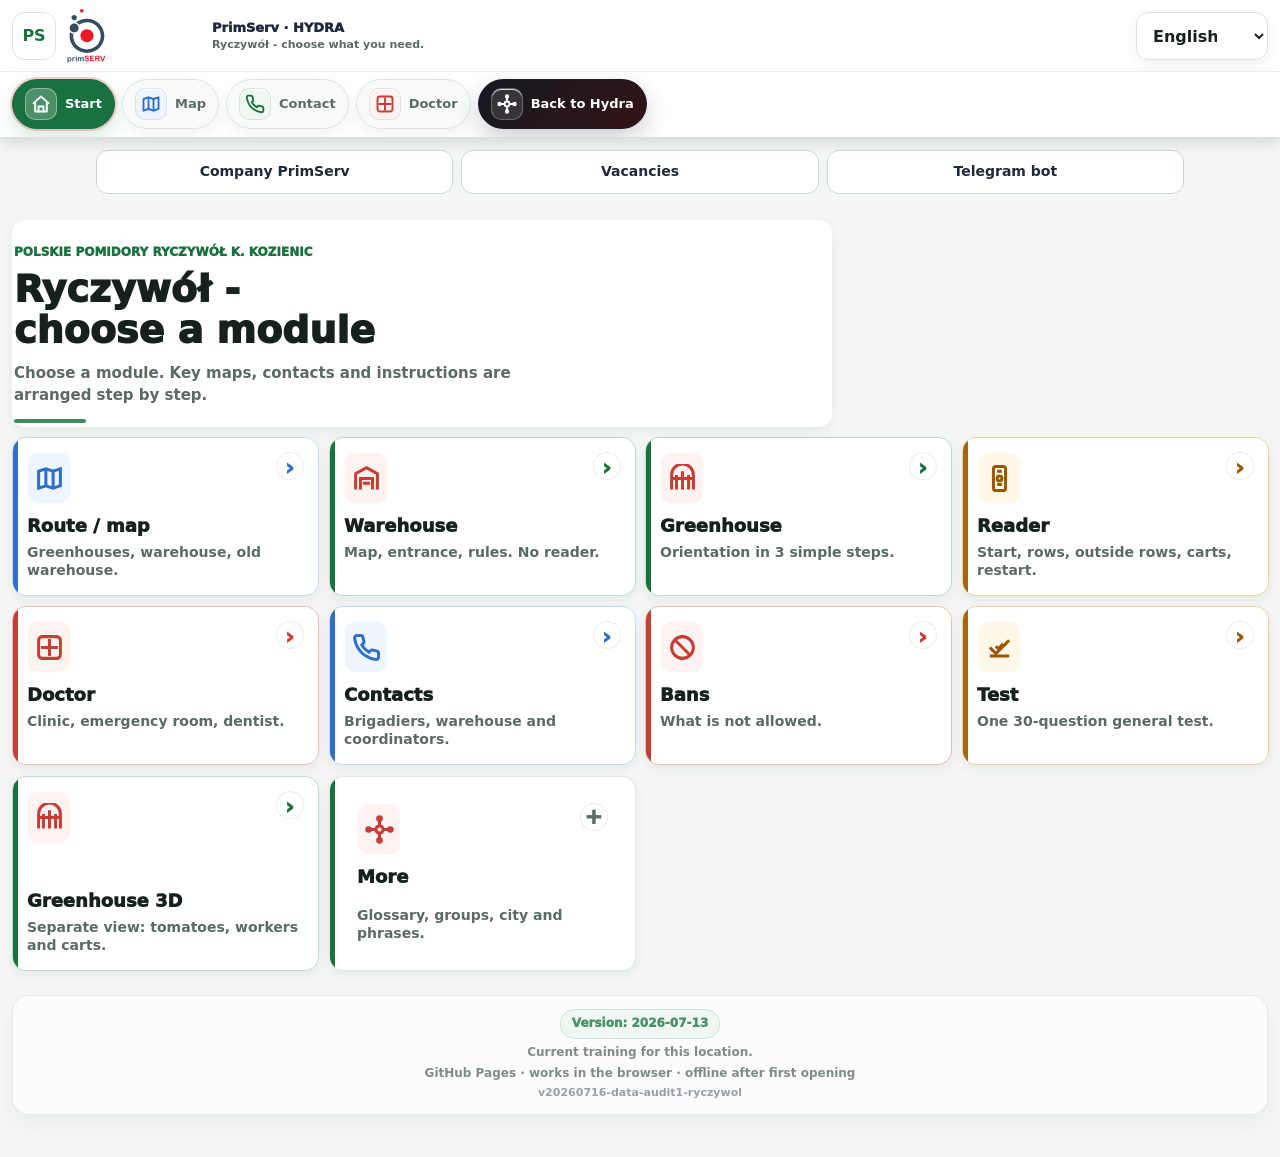
<file: index.html>
<!doctype html>
<html lang="pl">
<head>
  <meta charset="utf-8">
  <meta name="viewport" content="width=device-width, initial-scale=1, viewport-fit=cover">
  <meta name="robots" content="noindex, nofollow, noarchive">
  <meta name="theme-color" content="#166534">
  <meta name="description" content="CITRONEX hydra S.R.Z.B. - szkolenie dla pracowników w Ryczywole.">
  <link rel="manifest" href="manifest.webmanifest">
  <link rel="icon" type="image/svg+xml" href="assets/primserv-logo.svg">
<link rel="stylesheet" href="assets/css/training.css?v=20261021-tablet-layout1">
  <title>CITRONEX hydra S.R.Z.B. - Ryczywół · PrimServ</title>
  <meta property="og:site_name" content="PrimServ · HYDRA">
  <meta property="og:image" content="https://oleksandrkiris.github.io/kiris-jobs/assets/primserv-avatar.jpg">
  <link rel="stylesheet" href="assets/css/primserv.css?v=20261016-progress1">
</head>
<body data-page="home">
  <section id="trainingFallback" lang="pl" style="max-width:50rem;margin:2rem auto;padding:1.5rem;font:16px/1.6 system-ui;color:#182532;background:#fff;border:1px solid #dbe2e9;border-radius:12px">
    <img src="assets/primserv-logo.svg" width="40" height="56" alt="PrimServ">
    <h1>PrimServ · HYDRA · Ryczywół</h1>
    <p>Wczytywanie szkolenia. Jeśli strona się nie otwiera, odśwież ją lub skorzystaj z poniższych linków.</p>
    <p lang="en">Loading training. If the page does not open, reload it or use the links below.</p>
    <nav aria-label="PrimServ" style="display:flex;flex-wrap:wrap;gap:1rem">
      <a href="https://www.primserv.pl/">Firma PrimServ / Company</a>
      <a href="https://oleksandrkiris.github.io/kiris-jobs/">Oferty pracy / Vacancies</a>
      <a href="https://oleksandrkiris.github.io/citronex-hydra-project/">HYDRA</a>
      <a href="https://t.me/KirisWorkPoland_bot?start=flow_contacts">Telegram · Kontakt / Contact</a>
      <a href="tel:+48502251384">+48 502 251 384</a>
    </nav>
  </section>
  <div id="app"></div>
<script src="assets/js/training-data.js?v=20260717-hydra-home-final4" defer></script>
<script src="assets/js/location-custom.js?v=20261016-housing-contact1" defer></script>
<script src="assets/js/training-app.js?v=20261018-3d-language1" defer></script>
</body>
</html>
</file>
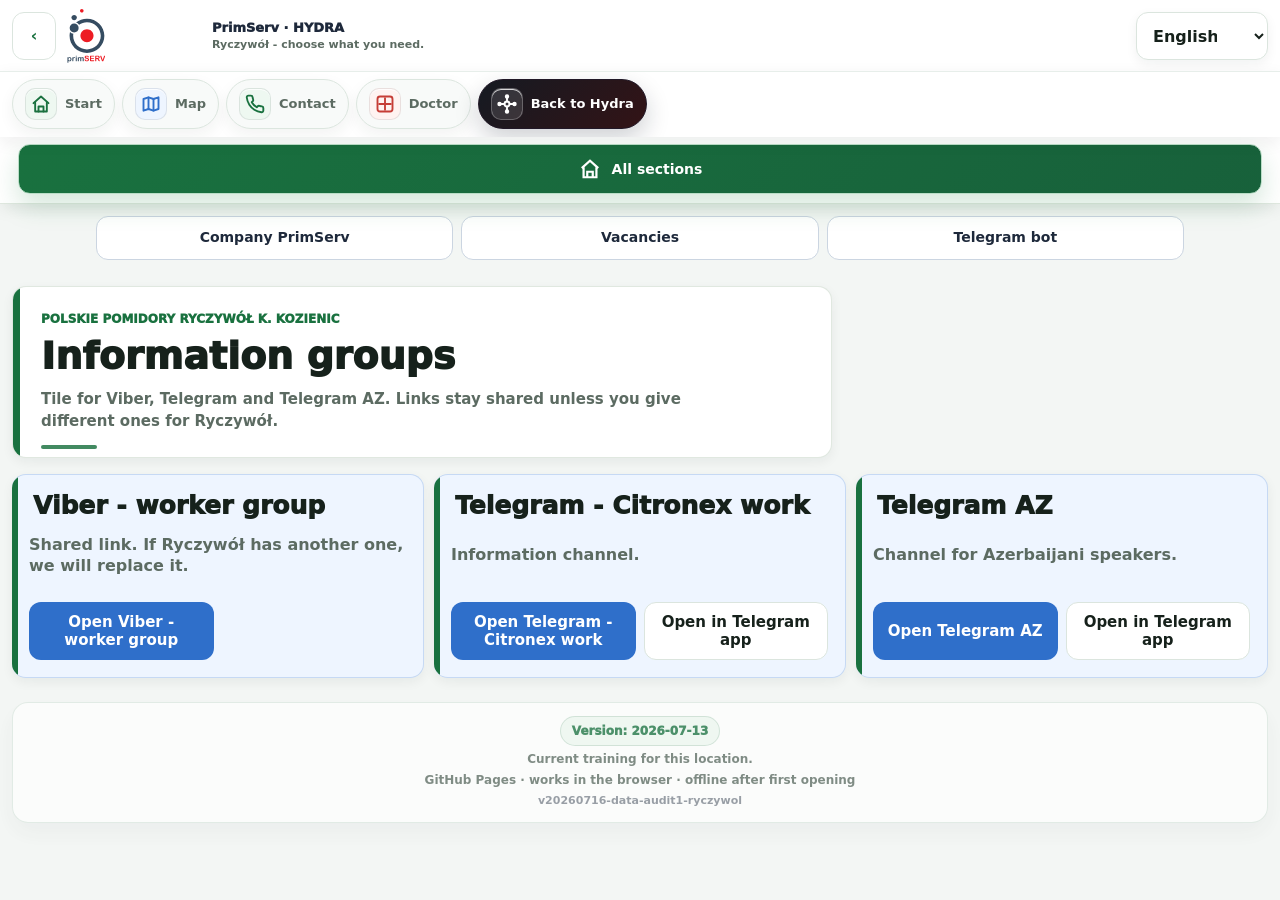
<file: grupy.html>
<!doctype html>
<html lang="pl">
<head>
  <meta charset="utf-8">
  <meta name="viewport" content="width=device-width, initial-scale=1, viewport-fit=cover">
  <meta name="robots" content="noindex, nofollow, noarchive">
  <meta name="theme-color" content="#166534">
  <meta name="description" content="Grupy - Polskie Pomidory CITRONEX hydra S.R.Z.B. - Ryczywół.">
  <link rel="manifest" href="manifest.webmanifest">
  <link rel="icon" type="image/svg+xml" href="assets/primserv-logo.svg">
<link rel="stylesheet" href="assets/css/training.css?v=20261021-tablet-layout1">
  <title>Grupy - Polskie Pomidory CITRONEX hydra S.R.Z.B. - Ryczywół · PrimServ</title>
  <meta property="og:site_name" content="PrimServ · HYDRA">
  <meta property="og:image" content="https://oleksandrkiris.github.io/kiris-jobs/assets/primserv-avatar.jpg">
  <link rel="stylesheet" href="assets/css/primserv.css?v=20261016-progress1">
</head>
<body data-page="grupy">
  <section id="trainingFallback" lang="pl" style="max-width:50rem;margin:2rem auto;padding:1.5rem;font:16px/1.6 system-ui;color:#182532;background:#fff;border:1px solid #dbe2e9;border-radius:12px">
    <img src="assets/primserv-logo.svg" width="40" height="56" alt="PrimServ">
    <h1>PrimServ · HYDRA · Ryczywół</h1>
    <p>Wczytywanie szkolenia. Jeśli strona się nie otwiera, odśwież ją lub skorzystaj z poniższych linków.</p>
    <p lang="en">Loading training. If the page does not open, reload it or use the links below.</p>
    <nav aria-label="PrimServ" style="display:flex;flex-wrap:wrap;gap:1rem">
      <a href="https://www.primserv.pl/">Firma PrimServ / Company</a>
      <a href="https://oleksandrkiris.github.io/kiris-jobs/">Oferty pracy / Vacancies</a>
      <a href="https://oleksandrkiris.github.io/citronex-hydra-project/">HYDRA</a>
      <a href="https://t.me/KirisWorkPoland_bot?start=flow_contacts">Telegram · Kontakt / Contact</a>
      <a href="tel:+48502251384">+48 502 251 384</a>
    </nav>
  </section>
  <div id="app"></div>
<script src="assets/js/training-data.js?v=20260717-hydra-brand-compact" defer></script>
<script src="assets/js/location-custom.js?v=20261016-housing-contact1" defer></script>
<script src="assets/js/training-app.js?v=20261018-3d-language1" defer></script>
</body>
</html>
</file>
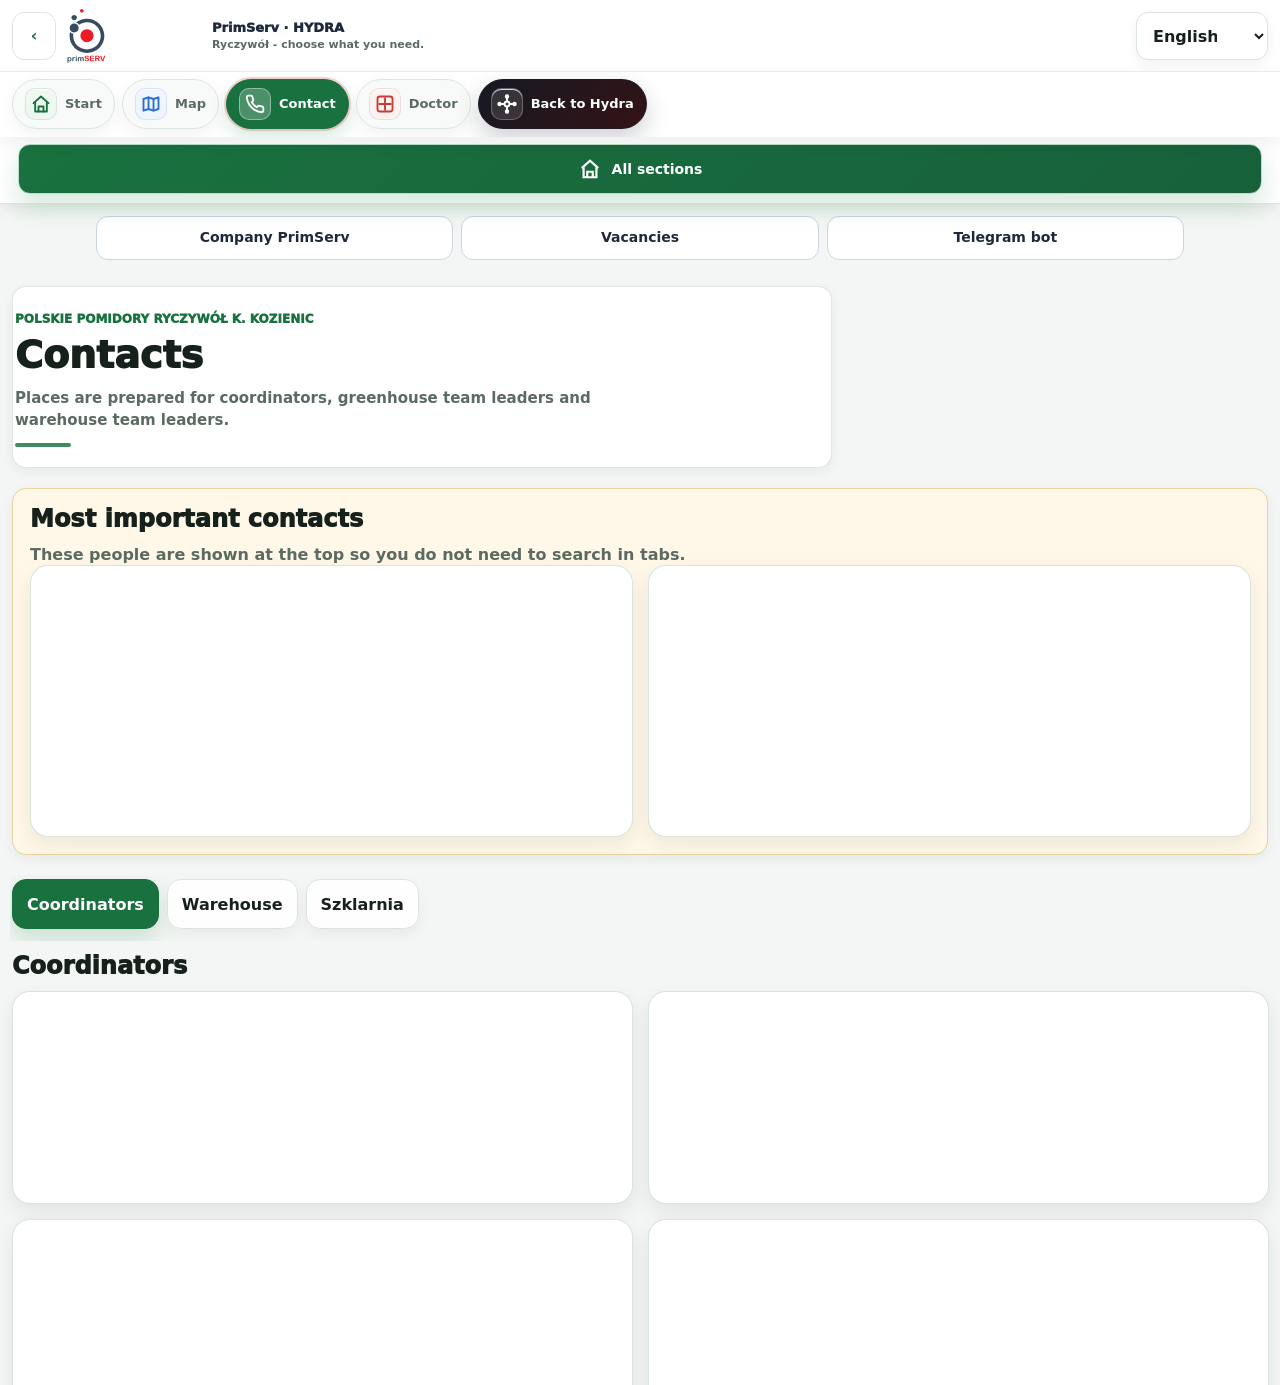
<file: kontakty.html>
<!doctype html>
<html lang="pl">
<head>
  <meta charset="utf-8">
  <meta name="viewport" content="width=device-width, initial-scale=1, viewport-fit=cover">
  <meta name="robots" content="noindex, nofollow, noarchive">
  <meta name="theme-color" content="#166534">
  <meta name="description" content="Kontakty - Polskie Pomidory CITRONEX hydra S.R.Z.B. - Ryczywół.">
  <link rel="manifest" href="manifest.webmanifest">
  <link rel="icon" type="image/svg+xml" href="assets/primserv-logo.svg">
<link rel="stylesheet" href="assets/css/training.css?v=20261021-tablet-layout1">
  <title>Kontakty - Polskie Pomidory CITRONEX hydra S.R.Z.B. - Ryczywół · PrimServ</title>
  <meta property="og:site_name" content="PrimServ · HYDRA">
  <meta property="og:image" content="https://oleksandrkiris.github.io/kiris-jobs/assets/primserv-avatar.jpg">
  <link rel="stylesheet" href="assets/css/primserv.css?v=20261016-progress1">
</head>
<body data-page="kontakty">
  <section id="trainingFallback" lang="pl" style="max-width:50rem;margin:2rem auto;padding:1.5rem;font:16px/1.6 system-ui;color:#182532;background:#fff;border:1px solid #dbe2e9;border-radius:12px">
    <img src="assets/primserv-logo.svg" width="40" height="56" alt="PrimServ">
    <h1>PrimServ · HYDRA · Ryczywół</h1>
    <p>Wczytywanie szkolenia. Jeśli strona się nie otwiera, odśwież ją lub skorzystaj z poniższych linków.</p>
    <p lang="en">Loading training. If the page does not open, reload it or use the links below.</p>
    <nav aria-label="PrimServ" style="display:flex;flex-wrap:wrap;gap:1rem">
      <a href="https://www.primserv.pl/">Firma PrimServ / Company</a>
      <a href="https://oleksandrkiris.github.io/kiris-jobs/">Oferty pracy / Vacancies</a>
      <a href="https://oleksandrkiris.github.io/citronex-hydra-project/">HYDRA</a>
      <a href="https://t.me/KirisWorkPoland_bot?start=flow_contacts">Telegram · Kontakt / Contact</a>
      <a href="tel:+48502251384">+48 502 251 384</a>
    </nav>
  </section>
  <div id="app"></div>
<script src="assets/js/training-data.js?v=20260717-hydra-brand-compact" defer></script>
<script src="assets/js/location-custom.js?v=20261016-housing-contact1" defer></script>
<script src="assets/js/training-app.js?v=20261018-3d-language1" defer></script>
</body>
</html>
</file>
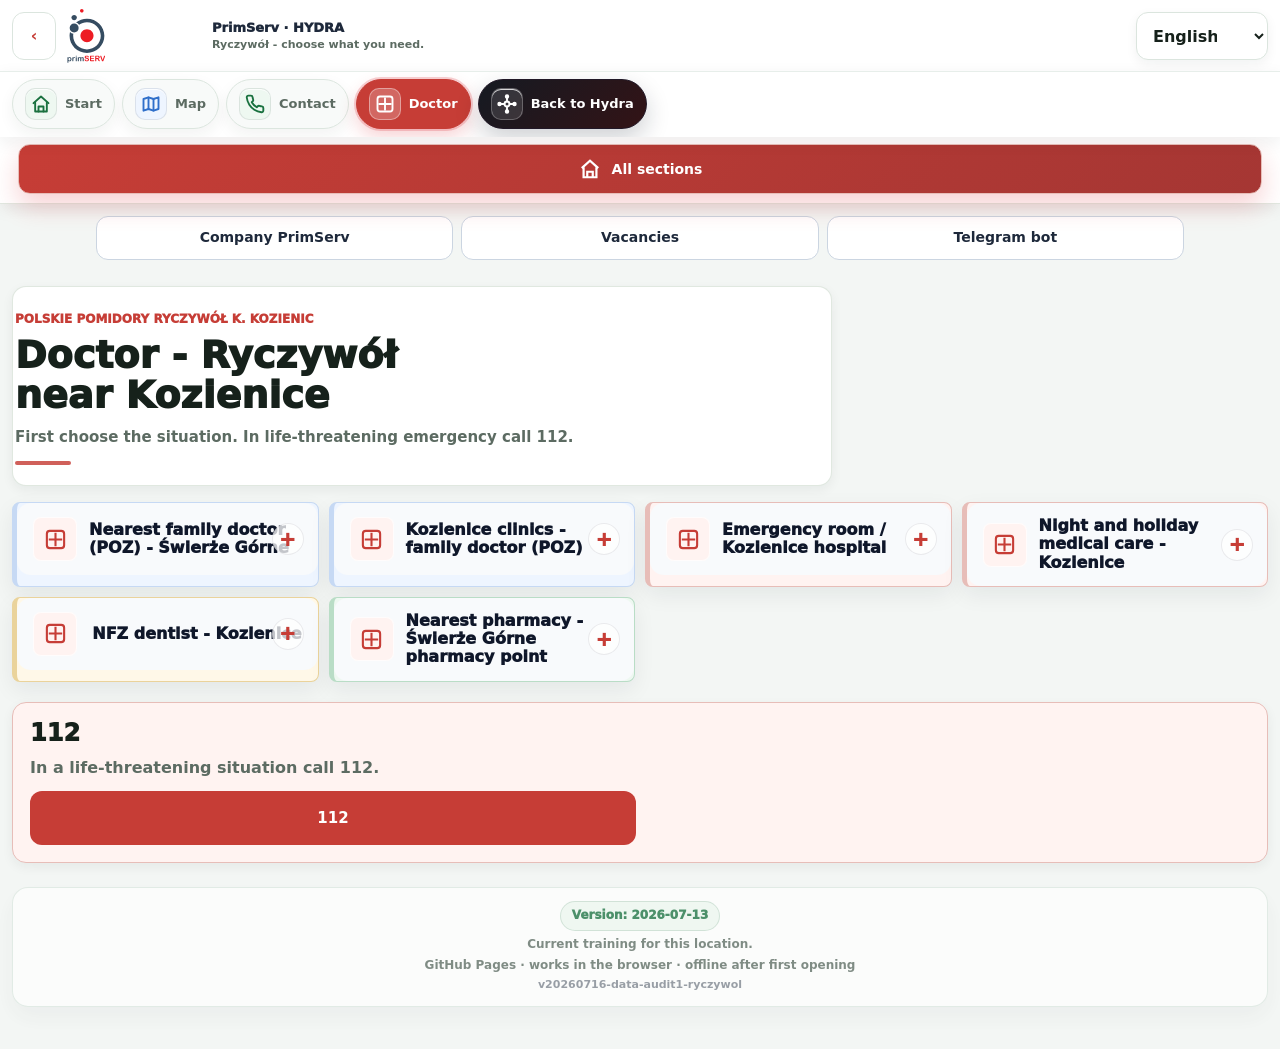
<file: lekarz.html>
<!doctype html>
<html lang="pl">
<head>
  <meta charset="utf-8">
  <meta name="viewport" content="width=device-width, initial-scale=1, viewport-fit=cover">
  <meta name="robots" content="noindex, nofollow, noarchive">
  <meta name="theme-color" content="#166534">
  <meta name="description" content="Lekarz - Polskie Pomidory CITRONEX hydra S.R.Z.B. - Ryczywół.">
  <link rel="manifest" href="manifest.webmanifest">
  <link rel="icon" type="image/svg+xml" href="assets/primserv-logo.svg">
<link rel="stylesheet" href="assets/css/training.css?v=20261021-tablet-layout1">
  <title>Lekarz - Polskie Pomidory CITRONEX hydra S.R.Z.B. - Ryczywół · PrimServ</title>
  <meta property="og:site_name" content="PrimServ · HYDRA">
  <meta property="og:image" content="https://oleksandrkiris.github.io/kiris-jobs/assets/primserv-avatar.jpg">
  <link rel="stylesheet" href="assets/css/primserv.css?v=20261016-progress1">
</head>
<body data-page="lekarz">
  <section id="trainingFallback" lang="pl" style="max-width:50rem;margin:2rem auto;padding:1.5rem;font:16px/1.6 system-ui;color:#182532;background:#fff;border:1px solid #dbe2e9;border-radius:12px">
    <img src="assets/primserv-logo.svg" width="40" height="56" alt="PrimServ">
    <h1>PrimServ · HYDRA · Ryczywół</h1>
    <p>Wczytywanie szkolenia. Jeśli strona się nie otwiera, odśwież ją lub skorzystaj z poniższych linków.</p>
    <p lang="en">Loading training. If the page does not open, reload it or use the links below.</p>
    <nav aria-label="PrimServ" style="display:flex;flex-wrap:wrap;gap:1rem">
      <a href="https://www.primserv.pl/">Firma PrimServ / Company</a>
      <a href="https://oleksandrkiris.github.io/kiris-jobs/">Oferty pracy / Vacancies</a>
      <a href="https://oleksandrkiris.github.io/citronex-hydra-project/">HYDRA</a>
      <a href="https://t.me/KirisWorkPoland_bot?start=flow_contacts">Telegram · Kontakt / Contact</a>
      <a href="tel:+48502251384">+48 502 251 384</a>
    </nav>
  </section>
  <div id="app"></div>
<script src="assets/js/training-data.js?v=20260717-hydra-brand-compact" defer></script>
<script src="assets/js/location-custom.js?v=20261016-housing-contact1" defer></script>
<script src="assets/js/training-app.js?v=20261018-3d-language1" defer></script>
</body>
</html>
</file>
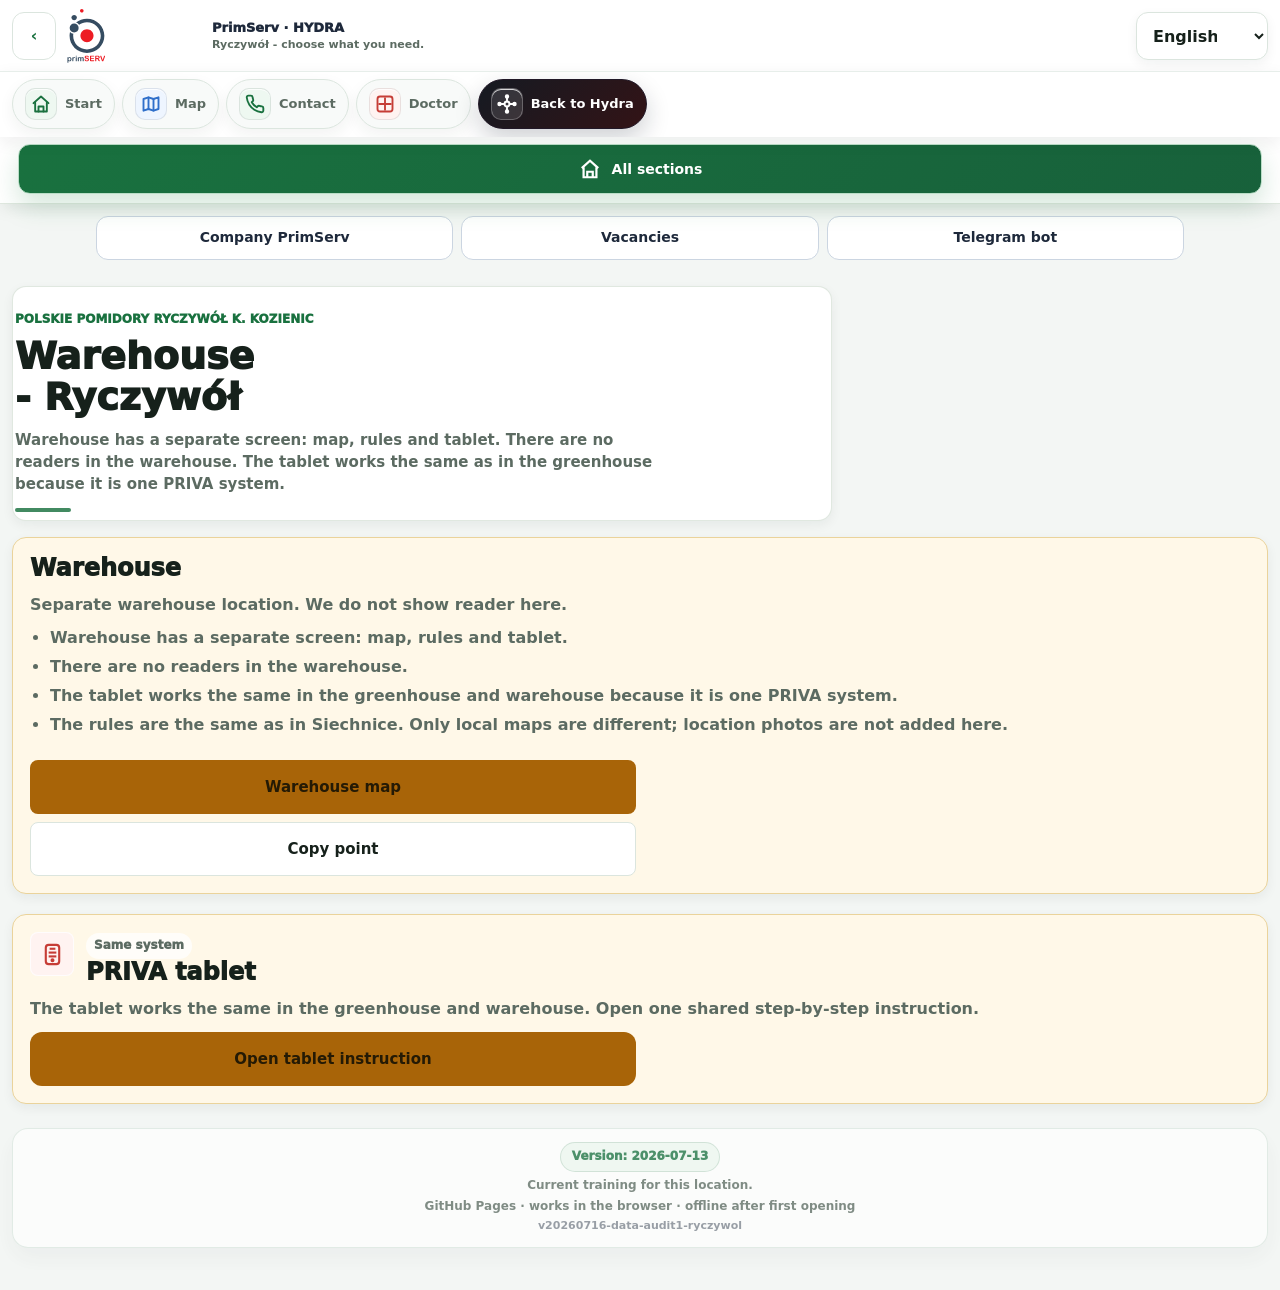
<file: magazyn.html>
<!doctype html>
<html lang="pl">
<head>
  <meta charset="utf-8">
  <meta name="viewport" content="width=device-width, initial-scale=1, viewport-fit=cover">
  <meta name="robots" content="noindex, nofollow, noarchive">
  <meta name="theme-color" content="#166534">
  <meta name="description" content="Magazyn - Polskie Pomidory CITRONEX hydra S.R.Z.B. - Ryczywół.">
  <link rel="manifest" href="manifest.webmanifest">
  <link rel="icon" type="image/svg+xml" href="assets/primserv-logo.svg">
<link rel="stylesheet" href="assets/css/training.css?v=20261021-tablet-layout1">
  <title>Magazyn - Polskie Pomidory CITRONEX hydra S.R.Z.B. - Ryczywół · PrimServ</title>
  <meta property="og:site_name" content="PrimServ · HYDRA">
  <meta property="og:image" content="https://oleksandrkiris.github.io/kiris-jobs/assets/primserv-avatar.jpg">
  <link rel="stylesheet" href="assets/css/primserv.css?v=20261016-progress1">
</head>
<body data-page="magazyn">
  <section id="trainingFallback" lang="pl" style="max-width:50rem;margin:2rem auto;padding:1.5rem;font:16px/1.6 system-ui;color:#182532;background:#fff;border:1px solid #dbe2e9;border-radius:12px">
    <img src="assets/primserv-logo.svg" width="40" height="56" alt="PrimServ">
    <h1>PrimServ · HYDRA · Ryczywół</h1>
    <p>Wczytywanie szkolenia. Jeśli strona się nie otwiera, odśwież ją lub skorzystaj z poniższych linków.</p>
    <p lang="en">Loading training. If the page does not open, reload it or use the links below.</p>
    <nav aria-label="PrimServ" style="display:flex;flex-wrap:wrap;gap:1rem">
      <a href="https://www.primserv.pl/">Firma PrimServ / Company</a>
      <a href="https://oleksandrkiris.github.io/kiris-jobs/">Oferty pracy / Vacancies</a>
      <a href="https://oleksandrkiris.github.io/citronex-hydra-project/">HYDRA</a>
      <a href="https://t.me/KirisWorkPoland_bot?start=flow_contacts">Telegram · Kontakt / Contact</a>
      <a href="tel:+48502251384">+48 502 251 384</a>
    </nav>
  </section>
  <div id="app"></div>
<script src="assets/js/training-data.js?v=20260717-hydra-brand-compact" defer></script>
<script src="assets/js/location-custom.js?v=20261016-housing-contact1" defer></script>
<script src="assets/js/training-app.js?v=20261018-3d-language1" defer></script>
</body>
</html>
</file>
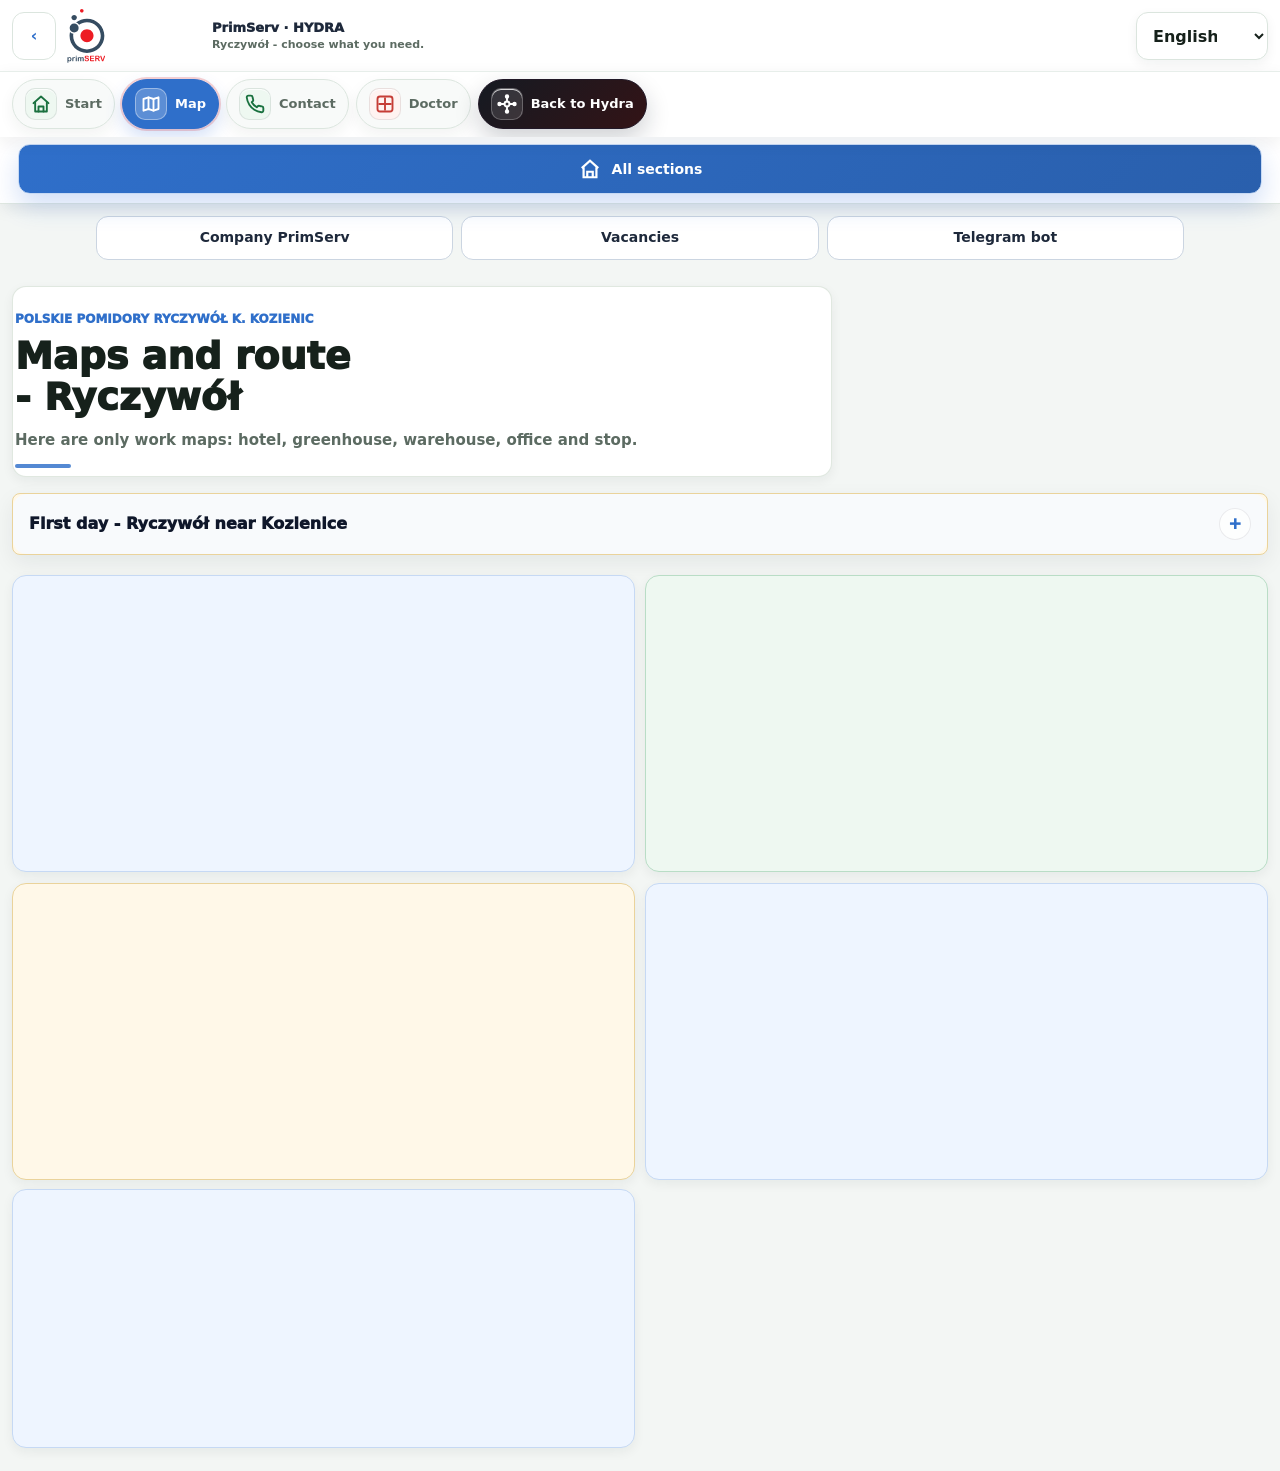
<file: mapa.html>
<!doctype html>
<html lang="pl">
<head>
  <meta charset="utf-8">
  <meta name="viewport" content="width=device-width, initial-scale=1, viewport-fit=cover">
  <meta name="robots" content="noindex, nofollow, noarchive">
  <meta name="theme-color" content="#166534">
  <meta name="description" content="Dojazd i mapy - Polskie Pomidory CITRONEX hydra S.R.Z.B. - Ryczywół.">
  <link rel="manifest" href="manifest.webmanifest">
  <link rel="icon" type="image/svg+xml" href="assets/primserv-logo.svg">
<link rel="stylesheet" href="assets/css/training.css?v=20261021-tablet-layout1">
  <title>Dojazd i mapy - Polskie Pomidory CITRONEX hydra S.R.Z.B. - Ryczywół · PrimServ</title>
  <meta property="og:site_name" content="PrimServ · HYDRA">
  <meta property="og:image" content="https://oleksandrkiris.github.io/kiris-jobs/assets/primserv-avatar.jpg">
  <link rel="stylesheet" href="assets/css/primserv.css?v=20261016-progress1">
</head>
<body data-page="mapa">
  <section id="trainingFallback" lang="pl" style="max-width:50rem;margin:2rem auto;padding:1.5rem;font:16px/1.6 system-ui;color:#182532;background:#fff;border:1px solid #dbe2e9;border-radius:12px">
    <img src="assets/primserv-logo.svg" width="40" height="56" alt="PrimServ">
    <h1>PrimServ · HYDRA · Ryczywół</h1>
    <p>Wczytywanie szkolenia. Jeśli strona się nie otwiera, odśwież ją lub skorzystaj z poniższych linków.</p>
    <p lang="en">Loading training. If the page does not open, reload it or use the links below.</p>
    <nav aria-label="PrimServ" style="display:flex;flex-wrap:wrap;gap:1rem">
      <a href="https://www.primserv.pl/">Firma PrimServ / Company</a>
      <a href="https://oleksandrkiris.github.io/kiris-jobs/">Oferty pracy / Vacancies</a>
      <a href="https://oleksandrkiris.github.io/citronex-hydra-project/">HYDRA</a>
      <a href="https://t.me/KirisWorkPoland_bot?start=flow_contacts">Telegram · Kontakt / Contact</a>
      <a href="tel:+48502251384">+48 502 251 384</a>
    </nav>
  </section>
  <div id="app"></div>
<script src="assets/js/training-data.js?v=20260717-hydra-brand-compact" defer></script>
<script src="assets/js/location-custom.js?v=20261016-housing-contact1" defer></script>
<script src="assets/js/training-app.js?v=20261018-3d-language1" defer></script>
</body>
</html>
</file>
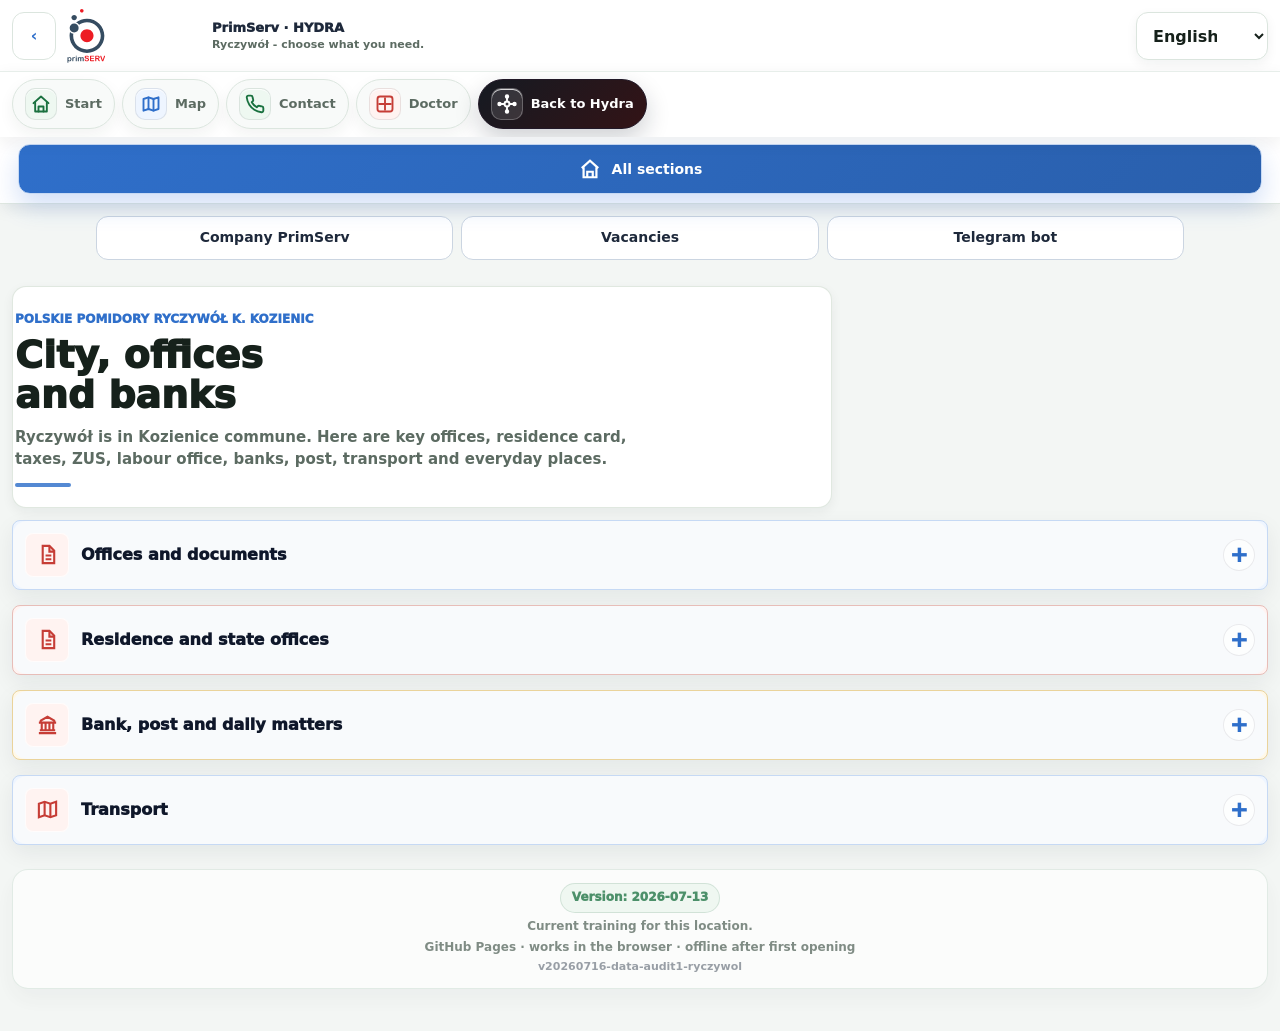
<file: miasto.html>
<!doctype html>
<html lang="pl">
<head>
  <meta charset="utf-8">
  <meta name="viewport" content="width=device-width, initial-scale=1, viewport-fit=cover">
  <meta name="robots" content="noindex, nofollow, noarchive">
  <meta name="theme-color" content="#166534">
  <meta name="description" content="Miasto / urząd - Polskie Pomidory CITRONEX hydra S.R.Z.B. - Ryczywół.">
  <link rel="manifest" href="manifest.webmanifest">
  <link rel="icon" type="image/svg+xml" href="assets/primserv-logo.svg">
<link rel="stylesheet" href="assets/css/training.css?v=20261021-tablet-layout1">
  <title>Miasto / urząd - Polskie Pomidory CITRONEX hydra S.R.Z.B. - Ryczywół · PrimServ</title>
  <meta property="og:site_name" content="PrimServ · HYDRA">
  <meta property="og:image" content="https://oleksandrkiris.github.io/kiris-jobs/assets/primserv-avatar.jpg">
  <link rel="stylesheet" href="assets/css/primserv.css?v=20261016-progress1">
</head>
<body data-page="miasto">
  <section id="trainingFallback" lang="pl" style="max-width:50rem;margin:2rem auto;padding:1.5rem;font:16px/1.6 system-ui;color:#182532;background:#fff;border:1px solid #dbe2e9;border-radius:12px">
    <img src="assets/primserv-logo.svg" width="40" height="56" alt="PrimServ">
    <h1>PrimServ · HYDRA · Ryczywół</h1>
    <p>Wczytywanie szkolenia. Jeśli strona się nie otwiera, odśwież ją lub skorzystaj z poniższych linków.</p>
    <p lang="en">Loading training. If the page does not open, reload it or use the links below.</p>
    <nav aria-label="PrimServ" style="display:flex;flex-wrap:wrap;gap:1rem">
      <a href="https://www.primserv.pl/">Firma PrimServ / Company</a>
      <a href="https://oleksandrkiris.github.io/kiris-jobs/">Oferty pracy / Vacancies</a>
      <a href="https://oleksandrkiris.github.io/citronex-hydra-project/">HYDRA</a>
      <a href="https://t.me/KirisWorkPoland_bot?start=flow_contacts">Telegram · Kontakt / Contact</a>
      <a href="tel:+48502251384">+48 502 251 384</a>
    </nav>
  </section>
  <div id="app"></div>
<script src="assets/js/training-data.js?v=20260717-hydra-brand-compact" defer></script>
<script src="assets/js/location-custom.js?v=20261016-housing-contact1" defer></script>
<script src="assets/js/training-app.js?v=20261018-3d-language1" defer></script>
</body>
</html>
</file>
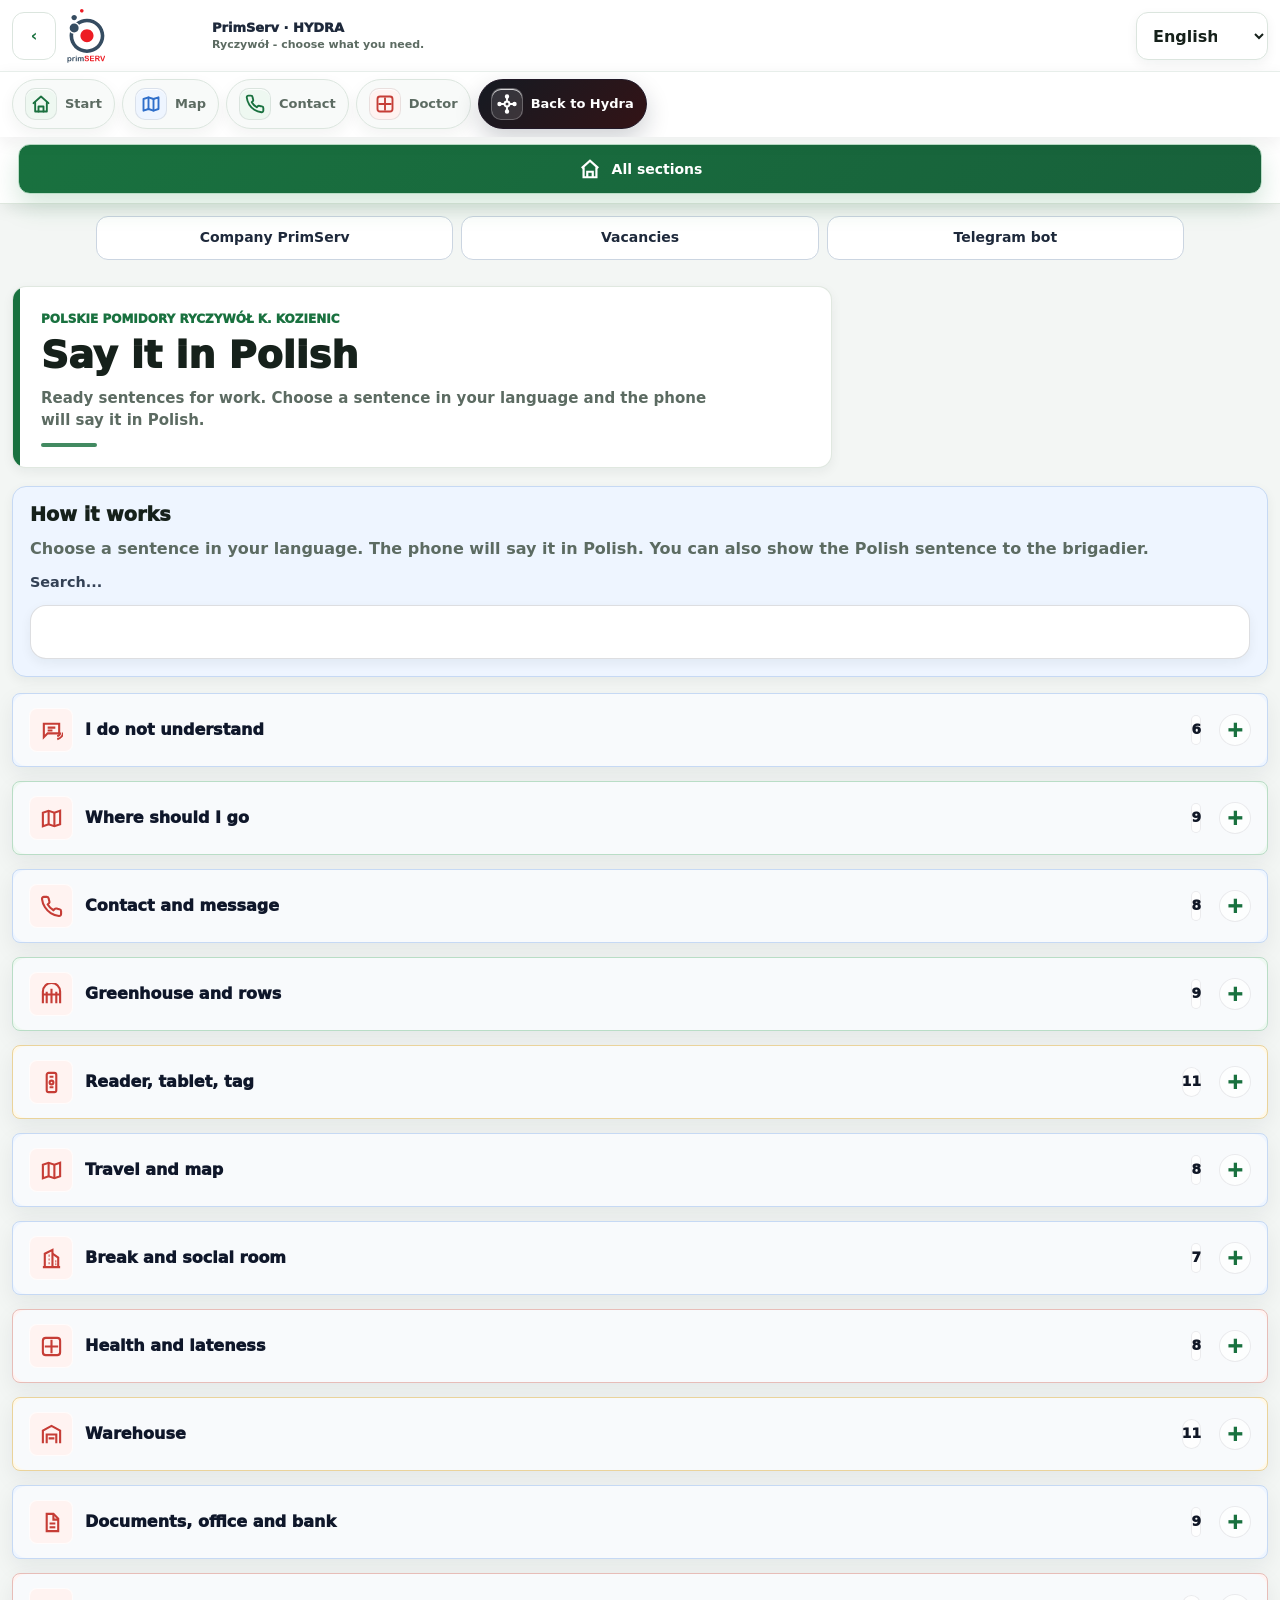
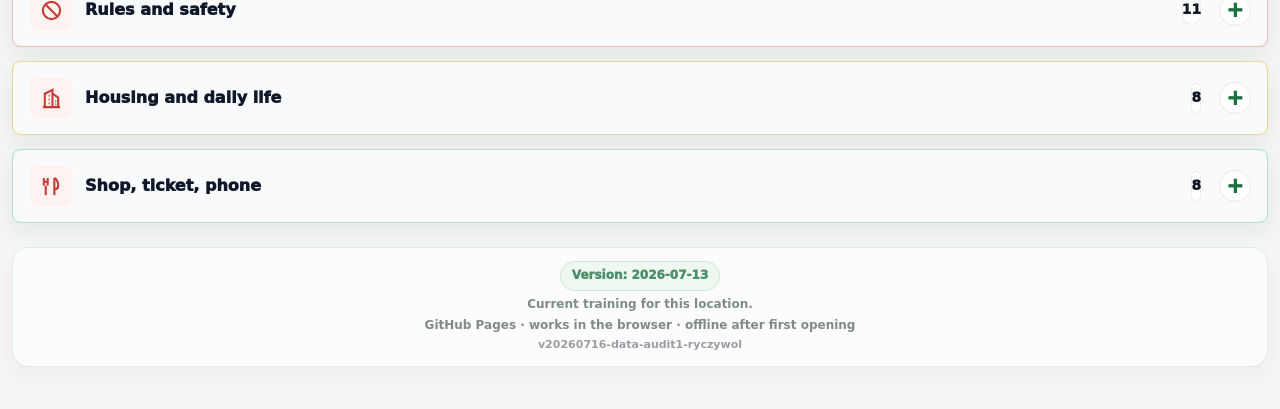
<file: mowa.html>
<!doctype html>
<html lang="pl">
<head>
  <meta charset="utf-8">
  <meta name="viewport" content="width=device-width, initial-scale=1, viewport-fit=cover">
  <meta name="robots" content="noindex, nofollow, noarchive">
  <meta name="theme-color" content="#166534">
  <meta name="description" content="Powiedz po polsku - Polskie Pomidory CITRONEX hydra S.R.Z.B. - Ryczywół.">
  <link rel="manifest" href="manifest.webmanifest">
  <link rel="icon" type="image/svg+xml" href="assets/primserv-logo.svg">
<link rel="stylesheet" href="assets/css/training.css?v=20261021-tablet-layout1">
  <title>Powiedz po polsku - Polskie Pomidory CITRONEX hydra S.R.Z.B. - Ryczywół · PrimServ</title>
  <meta property="og:site_name" content="PrimServ · HYDRA">
  <meta property="og:image" content="https://oleksandrkiris.github.io/kiris-jobs/assets/primserv-avatar.jpg">
  <link rel="stylesheet" href="assets/css/primserv.css?v=20261016-progress1">
</head>
<body data-page="mowa">
  <section id="trainingFallback" lang="pl" style="max-width:50rem;margin:2rem auto;padding:1.5rem;font:16px/1.6 system-ui;color:#182532;background:#fff;border:1px solid #dbe2e9;border-radius:12px">
    <img src="assets/primserv-logo.svg" width="40" height="56" alt="PrimServ">
    <h1>PrimServ · HYDRA · Ryczywół</h1>
    <p>Wczytywanie szkolenia. Jeśli strona się nie otwiera, odśwież ją lub skorzystaj z poniższych linków.</p>
    <p lang="en">Loading training. If the page does not open, reload it or use the links below.</p>
    <nav aria-label="PrimServ" style="display:flex;flex-wrap:wrap;gap:1rem">
      <a href="https://www.primserv.pl/">Firma PrimServ / Company</a>
      <a href="https://oleksandrkiris.github.io/kiris-jobs/">Oferty pracy / Vacancies</a>
      <a href="https://oleksandrkiris.github.io/citronex-hydra-project/">HYDRA</a>
      <a href="https://t.me/KirisWorkPoland_bot?start=flow_contacts">Telegram · Kontakt / Contact</a>
      <a href="tel:+48502251384">+48 502 251 384</a>
    </nav>
  </section>
  <div id="app"></div>
<script src="assets/js/training-data.js?v=20260717-hydra-brand-compact" defer></script>
<script src="assets/js/location-custom.js?v=20261016-housing-contact1" defer></script>
<script src="assets/js/training-app.js?v=20261018-3d-language1" defer></script>
</body>
</html>
</file>
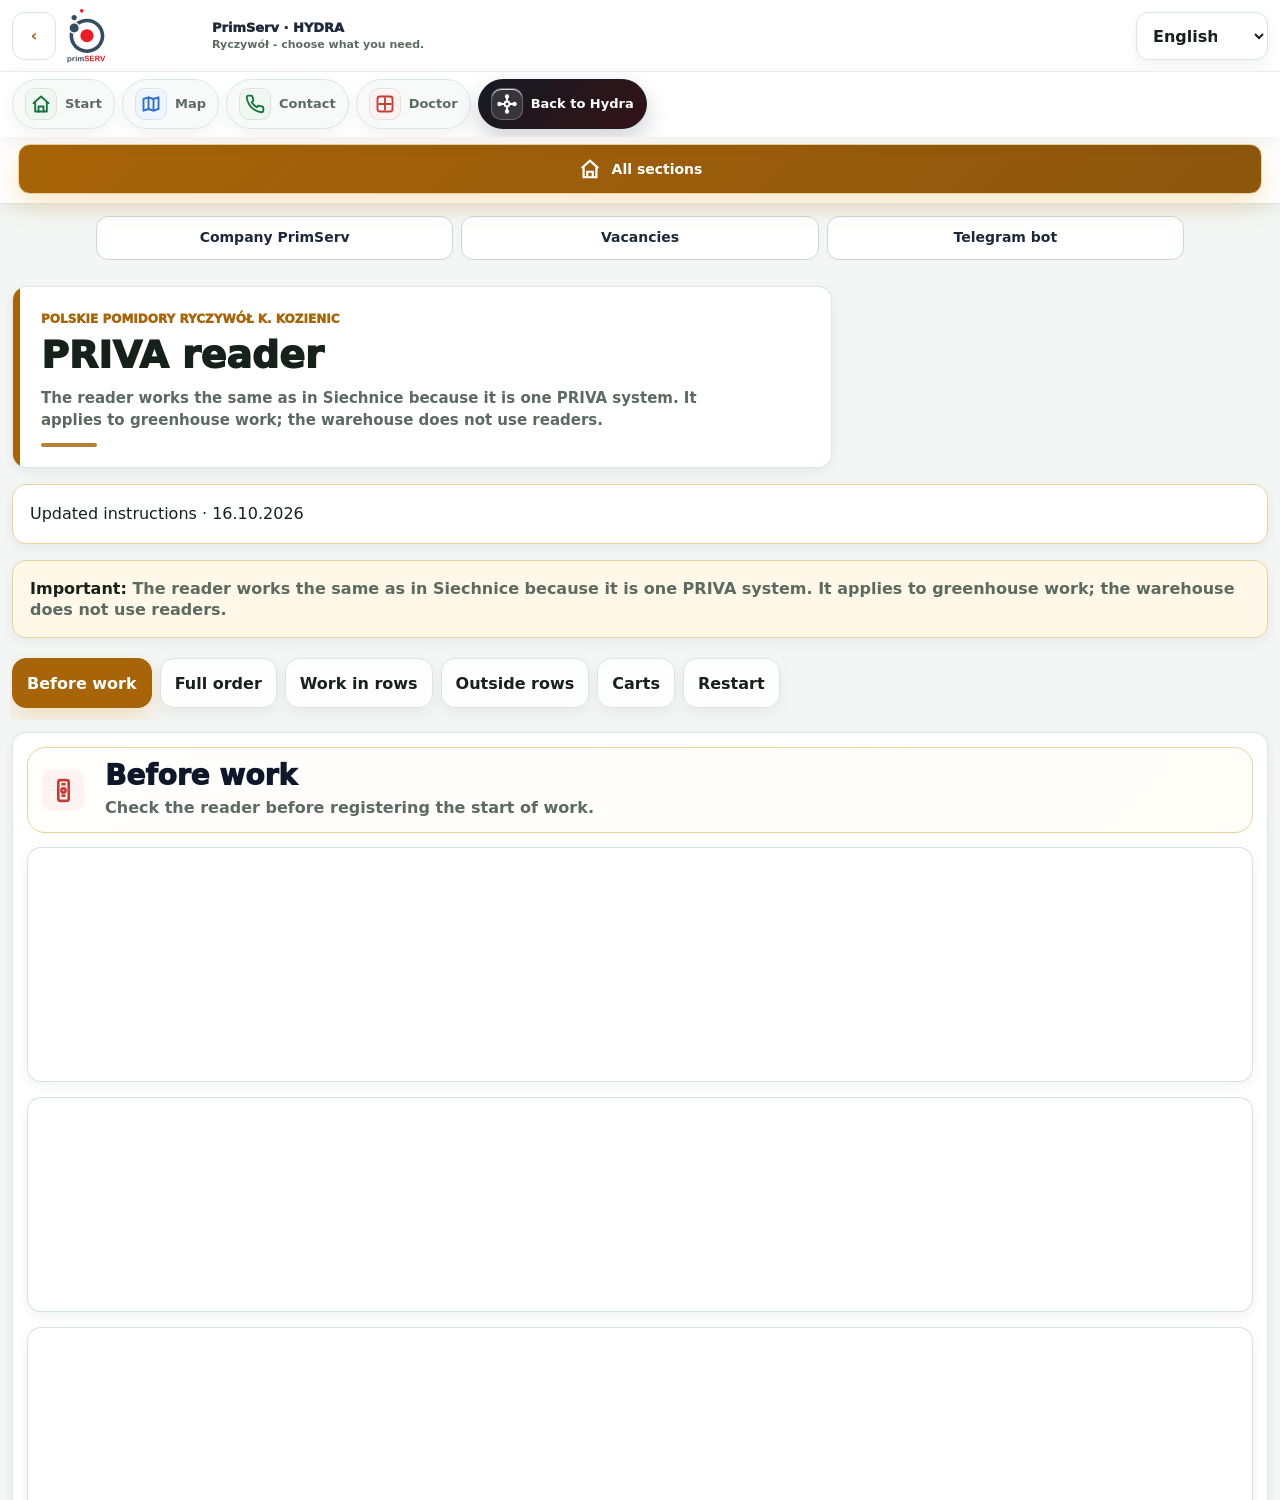
<file: reader.html>
<!doctype html>
<html lang="pl">
<head>
  <meta charset="utf-8">
  <meta name="viewport" content="width=device-width, initial-scale=1, viewport-fit=cover">
  <meta name="robots" content="noindex, nofollow, noarchive">
  <meta name="theme-color" content="#166534">
  <meta name="description" content="Reader - Polskie Pomidory CITRONEX hydra S.R.Z.B. - Ryczywół.">
  <link rel="manifest" href="manifest.webmanifest">
  <link rel="icon" type="image/svg+xml" href="assets/primserv-logo.svg">
<link rel="stylesheet" href="assets/css/training.css?v=20261021-tablet-layout1">
  <title>Reader - Polskie Pomidory CITRONEX hydra S.R.Z.B. - Ryczywół · PrimServ</title>
  <meta property="og:site_name" content="PrimServ · HYDRA">
  <meta property="og:image" content="https://oleksandrkiris.github.io/kiris-jobs/assets/primserv-avatar.jpg">
  <link rel="stylesheet" href="assets/css/primserv.css?v=20261016-progress1">
</head>
<body data-page="reader">
  <section id="trainingFallback" lang="pl" style="max-width:50rem;margin:2rem auto;padding:1.5rem;font:16px/1.6 system-ui;color:#182532;background:#fff;border:1px solid #dbe2e9;border-radius:12px">
    <img src="assets/primserv-logo.svg" width="40" height="56" alt="PrimServ">
    <h1>PrimServ · HYDRA · Ryczywół</h1>
    <p>Wczytywanie szkolenia. Jeśli strona się nie otwiera, odśwież ją lub skorzystaj z poniższych linków.</p>
    <p lang="en">Loading training. If the page does not open, reload it or use the links below.</p>
    <nav aria-label="PrimServ" style="display:flex;flex-wrap:wrap;gap:1rem">
      <a href="https://www.primserv.pl/">Firma PrimServ / Company</a>
      <a href="https://oleksandrkiris.github.io/kiris-jobs/">Oferty pracy / Vacancies</a>
      <a href="https://oleksandrkiris.github.io/citronex-hydra-project/">HYDRA</a>
      <a href="https://t.me/KirisWorkPoland_bot?start=flow_contacts">Telegram · Kontakt / Contact</a>
      <a href="tel:+48502251384">+48 502 251 384</a>
    </nav>
  </section>
  <div id="app"></div>
<script src="assets/js/training-data.js?v=20260717-hydra-brand-compact" defer></script>
<script src="assets/js/location-custom.js?v=20261016-housing-contact1" defer></script>
<script src="assets/js/instruction-update.js?v=20261024-photo-connection1" defer></script>
<script src="assets/js/training-app.js?v=20261018-3d-language1" defer></script>
</body>
</html>
</file>
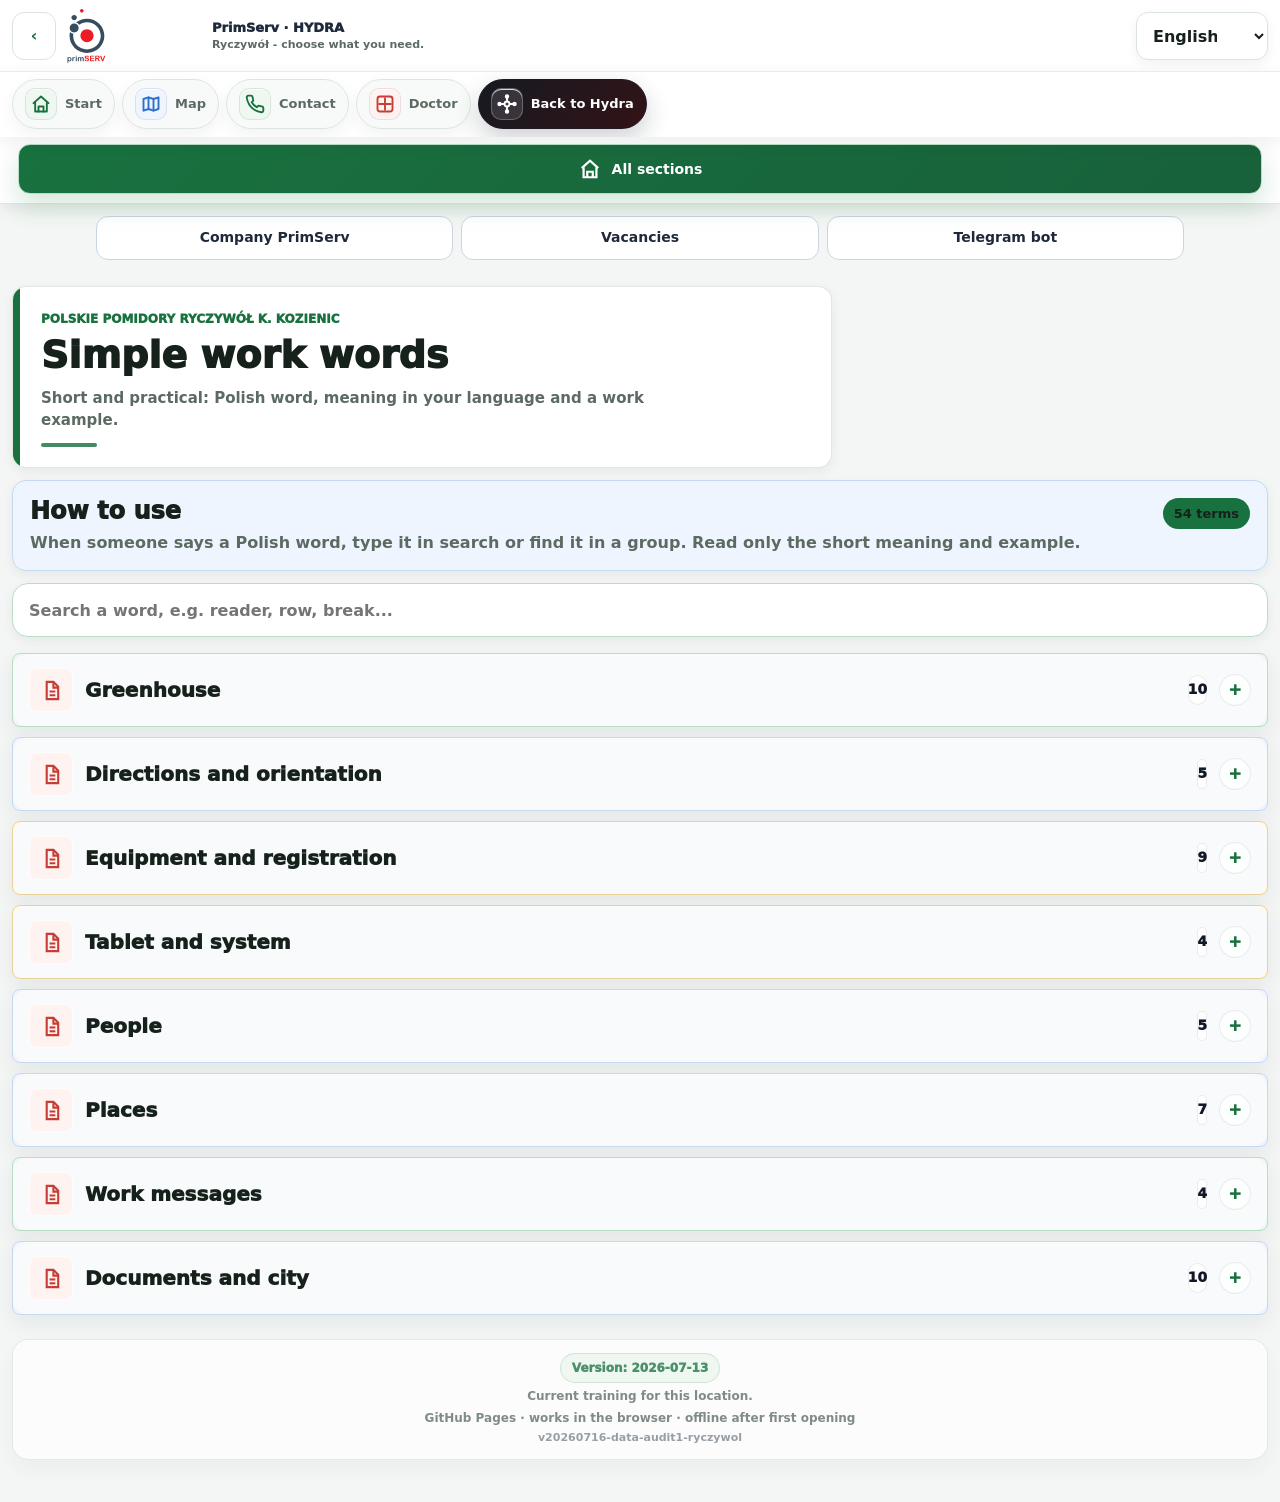
<file: slownik.html>
<!doctype html>
<html lang="pl">
<head>
  <meta charset="utf-8">
  <meta name="viewport" content="width=device-width, initial-scale=1, viewport-fit=cover">
  <meta name="robots" content="noindex, nofollow, noarchive">
  <meta name="theme-color" content="#166534">
  <meta name="description" content="Mini słownik pracy - Polskie Pomidory CITRONEX hydra S.R.Z.B. - Ryczywół.">
  <link rel="manifest" href="manifest.webmanifest">
  <link rel="icon" type="image/svg+xml" href="assets/primserv-logo.svg">
<link rel="stylesheet" href="assets/css/training.css?v=20261021-tablet-layout1">
  <title>Mini słownik pracy - Polskie Pomidory CITRONEX hydra S.R.Z.B. - Ryczywół · PrimServ</title>
  <meta property="og:site_name" content="PrimServ · HYDRA">
  <meta property="og:image" content="https://oleksandrkiris.github.io/kiris-jobs/assets/primserv-avatar.jpg">
  <link rel="stylesheet" href="assets/css/primserv.css?v=20261016-progress1">
</head>
<body data-page="slownik">
  <section id="trainingFallback" lang="pl" style="max-width:50rem;margin:2rem auto;padding:1.5rem;font:16px/1.6 system-ui;color:#182532;background:#fff;border:1px solid #dbe2e9;border-radius:12px">
    <img src="assets/primserv-logo.svg" width="40" height="56" alt="PrimServ">
    <h1>PrimServ · HYDRA · Ryczywół</h1>
    <p>Wczytywanie szkolenia. Jeśli strona się nie otwiera, odśwież ją lub skorzystaj z poniższych linków.</p>
    <p lang="en">Loading training. If the page does not open, reload it or use the links below.</p>
    <nav aria-label="PrimServ" style="display:flex;flex-wrap:wrap;gap:1rem">
      <a href="https://www.primserv.pl/">Firma PrimServ / Company</a>
      <a href="https://oleksandrkiris.github.io/kiris-jobs/">Oferty pracy / Vacancies</a>
      <a href="https://oleksandrkiris.github.io/citronex-hydra-project/">HYDRA</a>
      <a href="https://t.me/KirisWorkPoland_bot?start=flow_contacts">Telegram · Kontakt / Contact</a>
      <a href="tel:+48502251384">+48 502 251 384</a>
    </nav>
  </section>
  <div id="app"></div>
<script src="assets/js/training-data.js?v=20260717-hydra-brand-compact" defer></script>
<script src="assets/js/location-custom.js?v=20261016-housing-contact1" defer></script>
<script src="assets/js/training-app.js?v=20261018-3d-language1" defer></script>
</body>
</html>
</file>
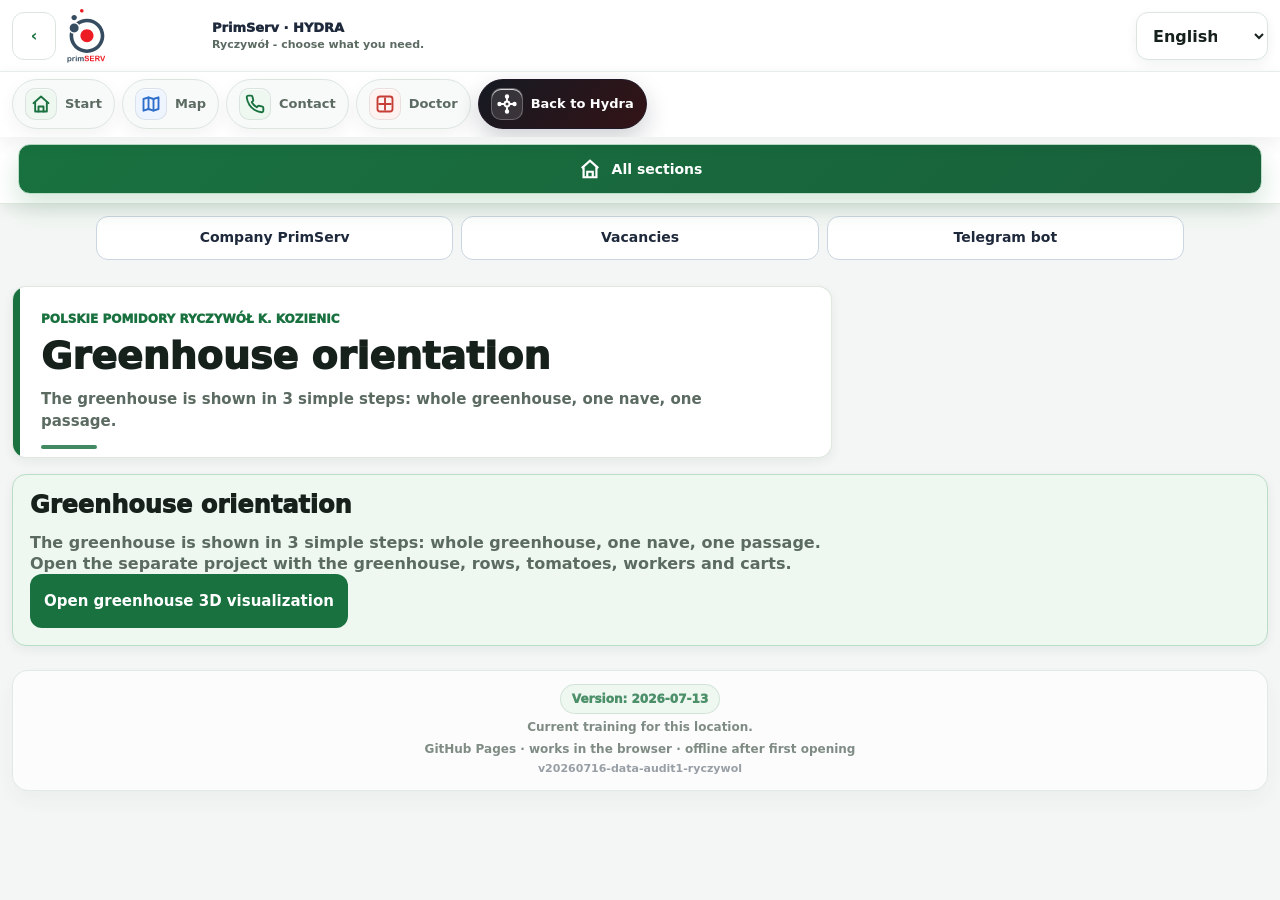
<file: szklarnia.html>
<!doctype html>
<html lang="pl">
<head>
  <meta charset="utf-8">
  <meta name="viewport" content="width=device-width, initial-scale=1, viewport-fit=cover">
  <meta name="robots" content="noindex, nofollow, noarchive">
  <meta name="theme-color" content="#166534">
  <meta name="description" content="Szklarnia - Polskie Pomidory CITRONEX hydra S.R.Z.B. - Ryczywół.">
  <link rel="manifest" href="manifest.webmanifest">
  <link rel="icon" type="image/svg+xml" href="assets/primserv-logo.svg">
<link rel="stylesheet" href="assets/css/training.css?v=20261021-tablet-layout1">
  <title>Szklarnia - Polskie Pomidory CITRONEX hydra S.R.Z.B. - Ryczywół · PrimServ</title>
  <meta property="og:site_name" content="PrimServ · HYDRA">
  <meta property="og:image" content="https://oleksandrkiris.github.io/kiris-jobs/assets/primserv-avatar.jpg">
  <link rel="stylesheet" href="assets/css/primserv.css?v=20261016-progress1">
</head>
<body data-page="szklarnia">
  <section id="trainingFallback" lang="pl" style="max-width:50rem;margin:2rem auto;padding:1.5rem;font:16px/1.6 system-ui;color:#182532;background:#fff;border:1px solid #dbe2e9;border-radius:12px">
    <img src="assets/primserv-logo.svg" width="40" height="56" alt="PrimServ">
    <h1>PrimServ · HYDRA · Ryczywół</h1>
    <p>Wczytywanie szkolenia. Jeśli strona się nie otwiera, odśwież ją lub skorzystaj z poniższych linków.</p>
    <p lang="en">Loading training. If the page does not open, reload it or use the links below.</p>
    <nav aria-label="PrimServ" style="display:flex;flex-wrap:wrap;gap:1rem">
      <a href="https://www.primserv.pl/">Firma PrimServ / Company</a>
      <a href="https://oleksandrkiris.github.io/kiris-jobs/">Oferty pracy / Vacancies</a>
      <a href="https://oleksandrkiris.github.io/citronex-hydra-project/">HYDRA</a>
      <a href="https://t.me/KirisWorkPoland_bot?start=flow_contacts">Telegram · Kontakt / Contact</a>
      <a href="tel:+48502251384">+48 502 251 384</a>
    </nav>
  </section>
  <div id="app"></div>
<script src="assets/js/training-data.js?v=20260717-hydra-brand-compact" defer></script>
<script src="assets/js/location-custom.js?v=20261016-housing-contact1" defer></script>
<script src="assets/js/training-app.js?v=20261018-3d-language1" defer></script>
</body>
</html>
</file>
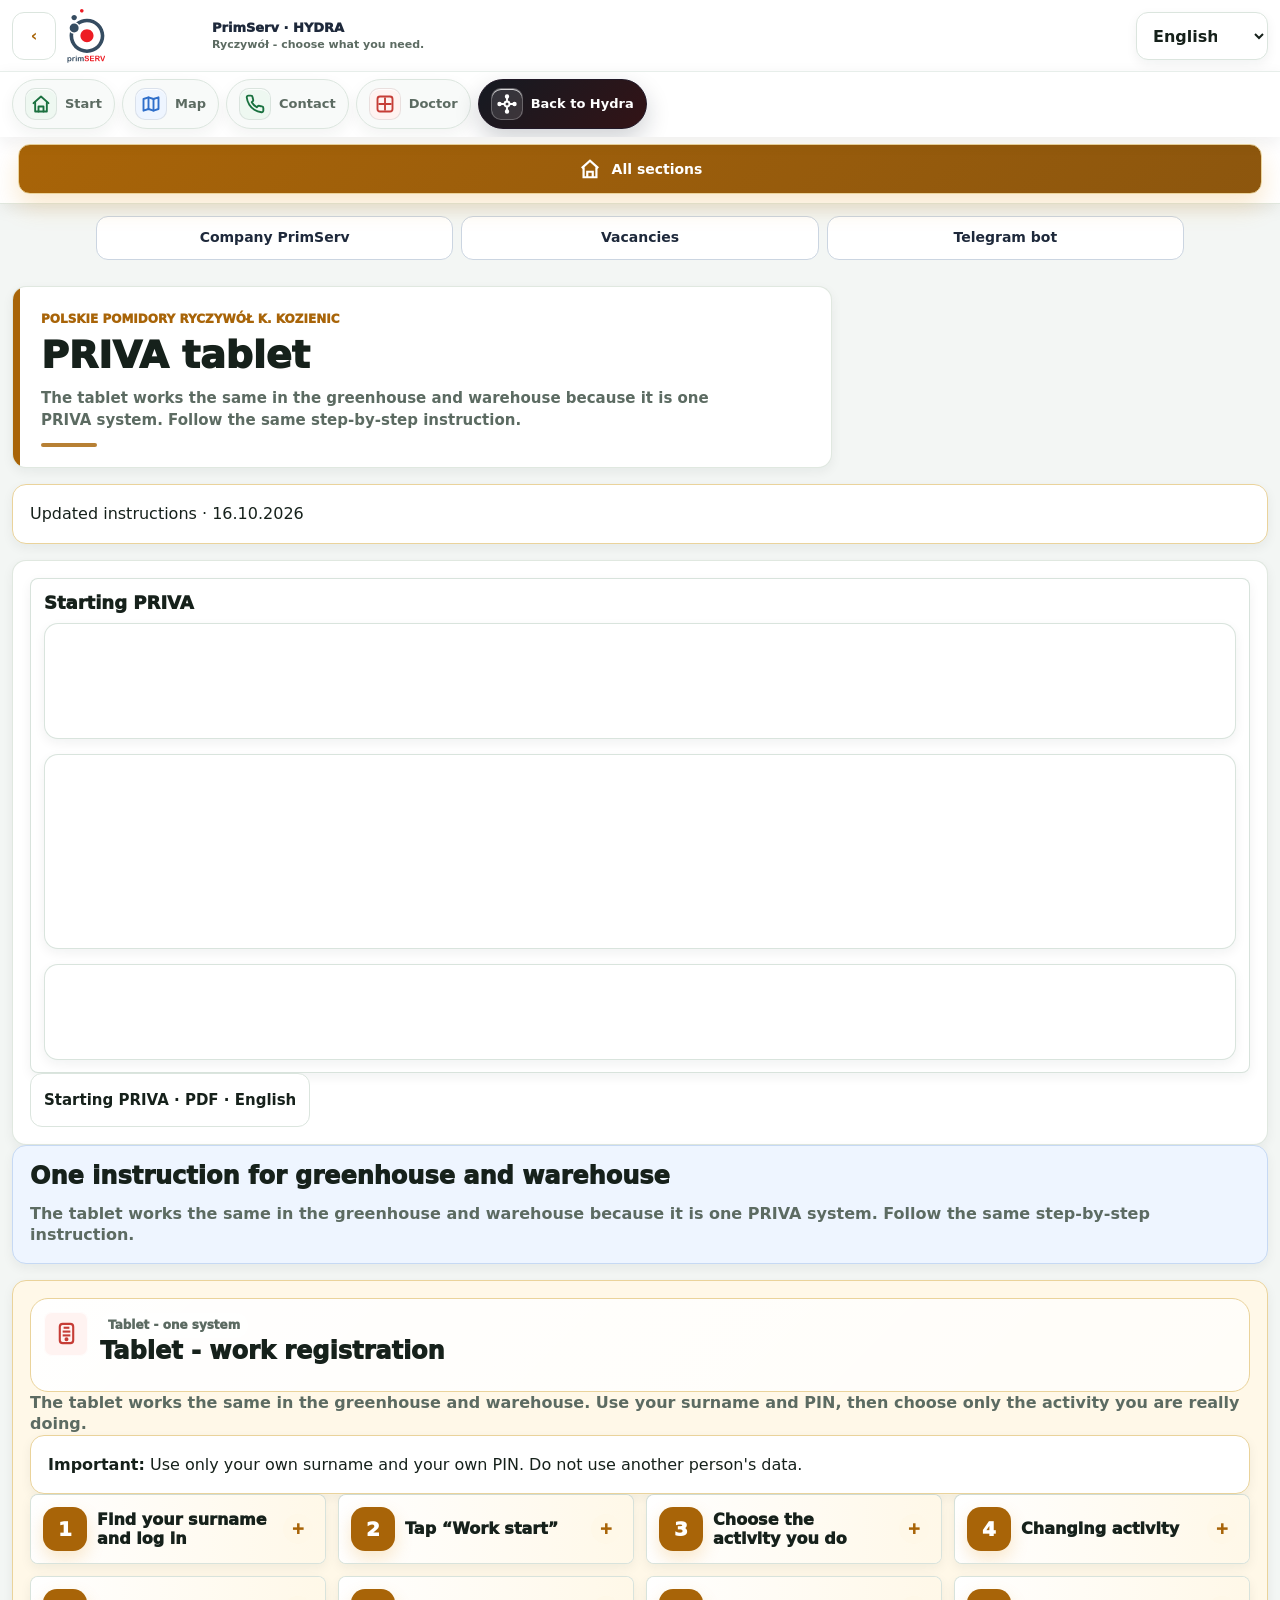
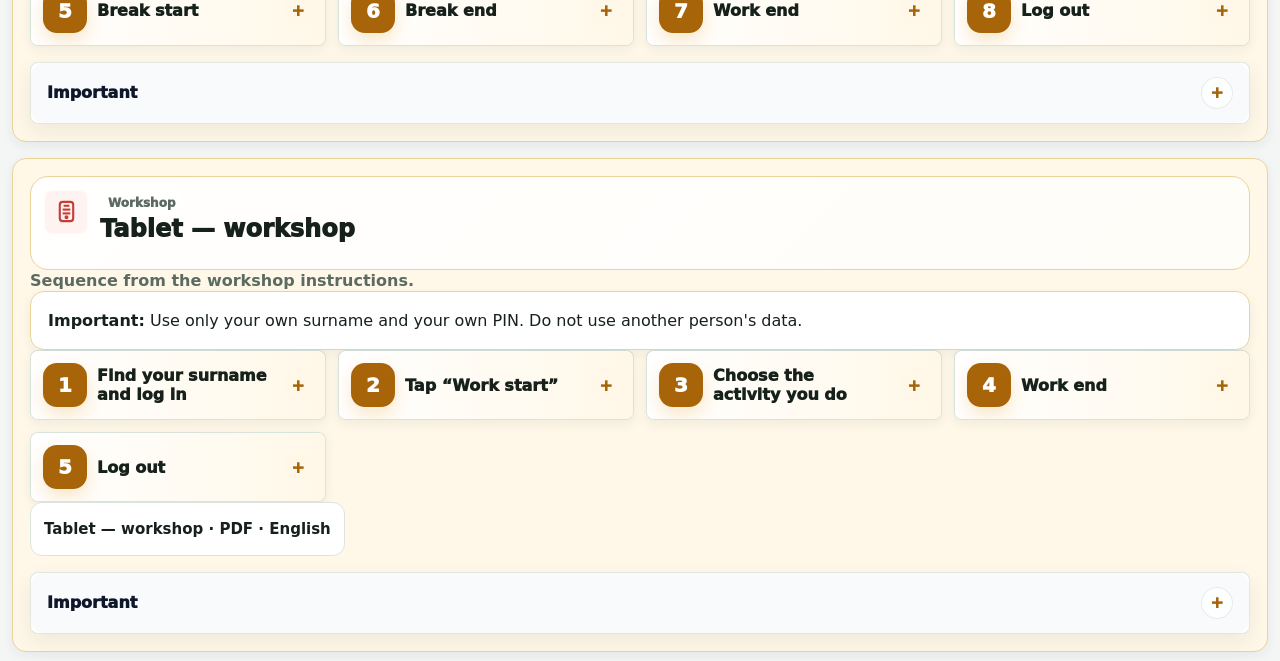
<file: tablet.html>
<!doctype html>
<html lang="pl">
<head>
  <meta charset="utf-8">
  <meta name="viewport" content="width=device-width, initial-scale=1, viewport-fit=cover">
  <meta name="robots" content="noindex, nofollow, noarchive">
  <meta name="theme-color" content="#166534">
  <meta name="description" content="Tablet - rejestracja pracy - Polskie Pomidory CITRONEX hydra S.R.Z.B. - Ryczywół.">
  <link rel="manifest" href="manifest.webmanifest">
  <link rel="icon" type="image/svg+xml" href="assets/primserv-logo.svg">
<link rel="stylesheet" href="assets/css/training.css?v=20261021-tablet-layout1">
  <title>Tablet - rejestracja pracy - Polskie Pomidory CITRONEX hydra S.R.Z.B. - Ryczywół · PrimServ</title>
  <meta property="og:site_name" content="PrimServ · HYDRA">
  <meta property="og:image" content="https://oleksandrkiris.github.io/kiris-jobs/assets/primserv-avatar.jpg">
  <link rel="stylesheet" href="assets/css/primserv.css?v=20261016-progress1">
</head>
<body data-page="tablet">
  <section id="trainingFallback" lang="pl" style="max-width:50rem;margin:2rem auto;padding:1.5rem;font:16px/1.6 system-ui;color:#182532;background:#fff;border:1px solid #dbe2e9;border-radius:12px">
    <img src="assets/primserv-logo.svg" width="40" height="56" alt="PrimServ">
    <h1>PrimServ · HYDRA · Ryczywół</h1>
    <p>Wczytywanie szkolenia. Jeśli strona się nie otwiera, odśwież ją lub skorzystaj z poniższych linków.</p>
    <p lang="en">Loading training. If the page does not open, reload it or use the links below.</p>
    <nav aria-label="PrimServ" style="display:flex;flex-wrap:wrap;gap:1rem">
      <a href="https://www.primserv.pl/">Firma PrimServ / Company</a>
      <a href="https://oleksandrkiris.github.io/kiris-jobs/">Oferty pracy / Vacancies</a>
      <a href="https://oleksandrkiris.github.io/citronex-hydra-project/">HYDRA</a>
      <a href="https://t.me/KirisWorkPoland_bot?start=flow_contacts">Telegram · Kontakt / Contact</a>
      <a href="tel:+48502251384">+48 502 251 384</a>
    </nav>
  </section>
  <div id="app"></div>
<script src="assets/js/training-data.js?v=20260717-hydra-brand-compact" defer></script>
<script src="assets/js/location-custom.js?v=20261016-housing-contact1" defer></script>
<script src="assets/js/instruction-update.js?v=20261024-photo-connection1" defer></script>
<script src="assets/js/training-app.js?v=20261018-3d-language1" defer></script>
</body>
</html>
</file>
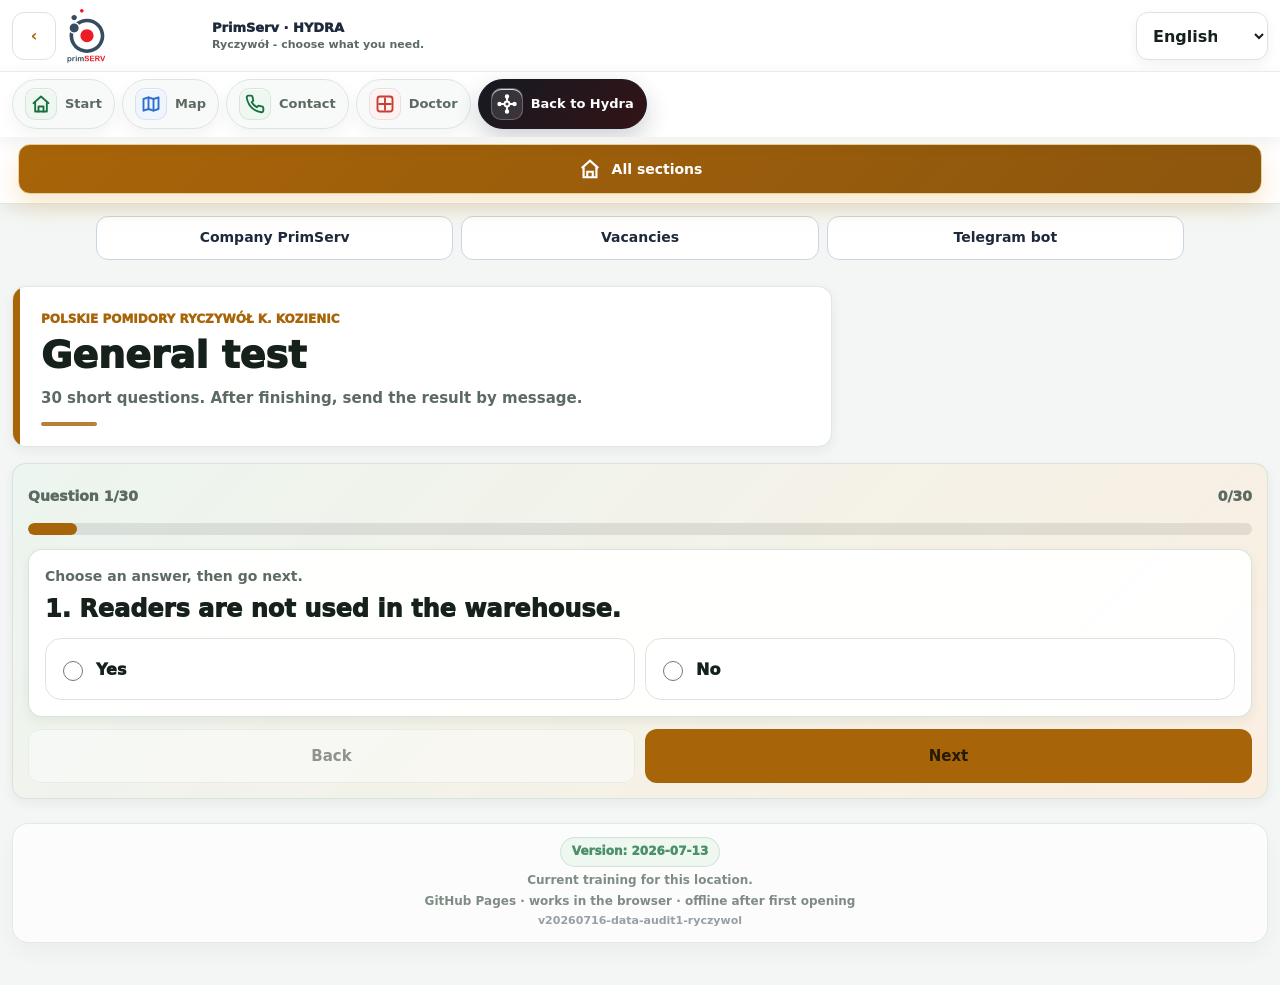
<file: test.html>
<!doctype html>
<html lang="pl">
<head>
  <meta charset="utf-8">
  <meta name="viewport" content="width=device-width, initial-scale=1, viewport-fit=cover">
  <meta name="robots" content="noindex, nofollow, noarchive">
  <meta name="theme-color" content="#166534">
  <meta name="description" content="Test - Polskie Pomidory CITRONEX hydra S.R.Z.B. - Ryczywół.">
  <link rel="manifest" href="manifest.webmanifest">
  <link rel="icon" type="image/svg+xml" href="assets/primserv-logo.svg">
<link rel="stylesheet" href="assets/css/training.css?v=20261021-tablet-layout1">
  <title>Test - Polskie Pomidory CITRONEX hydra S.R.Z.B. - Ryczywół · PrimServ</title>
  <meta property="og:site_name" content="PrimServ · HYDRA">
  <meta property="og:image" content="https://oleksandrkiris.github.io/kiris-jobs/assets/primserv-avatar.jpg">
  <link rel="stylesheet" href="assets/css/primserv.css?v=20261016-progress1">
</head>
<body data-page="test">
  <section id="trainingFallback" lang="pl" style="max-width:50rem;margin:2rem auto;padding:1.5rem;font:16px/1.6 system-ui;color:#182532;background:#fff;border:1px solid #dbe2e9;border-radius:12px">
    <img src="assets/primserv-logo.svg" width="40" height="56" alt="PrimServ">
    <h1>PrimServ · HYDRA · Ryczywół</h1>
    <p>Wczytywanie szkolenia. Jeśli strona się nie otwiera, odśwież ją lub skorzystaj z poniższych linków.</p>
    <p lang="en">Loading training. If the page does not open, reload it or use the links below.</p>
    <nav aria-label="PrimServ" style="display:flex;flex-wrap:wrap;gap:1rem">
      <a href="https://www.primserv.pl/">Firma PrimServ / Company</a>
      <a href="https://oleksandrkiris.github.io/kiris-jobs/">Oferty pracy / Vacancies</a>
      <a href="https://oleksandrkiris.github.io/citronex-hydra-project/">HYDRA</a>
      <a href="https://t.me/KirisWorkPoland_bot?start=flow_contacts">Telegram · Kontakt / Contact</a>
      <a href="tel:+48502251384">+48 502 251 384</a>
    </nav>
  </section>
  <div id="app"></div>
<script src="assets/js/training-data.js?v=20260717-hydra-brand-compact" defer></script>
<script src="assets/js/location-custom.js?v=20261016-housing-contact1" defer></script>
<script src="assets/js/training-app.js?v=20261018-3d-language1" defer></script>
</body>
</html>
</file>
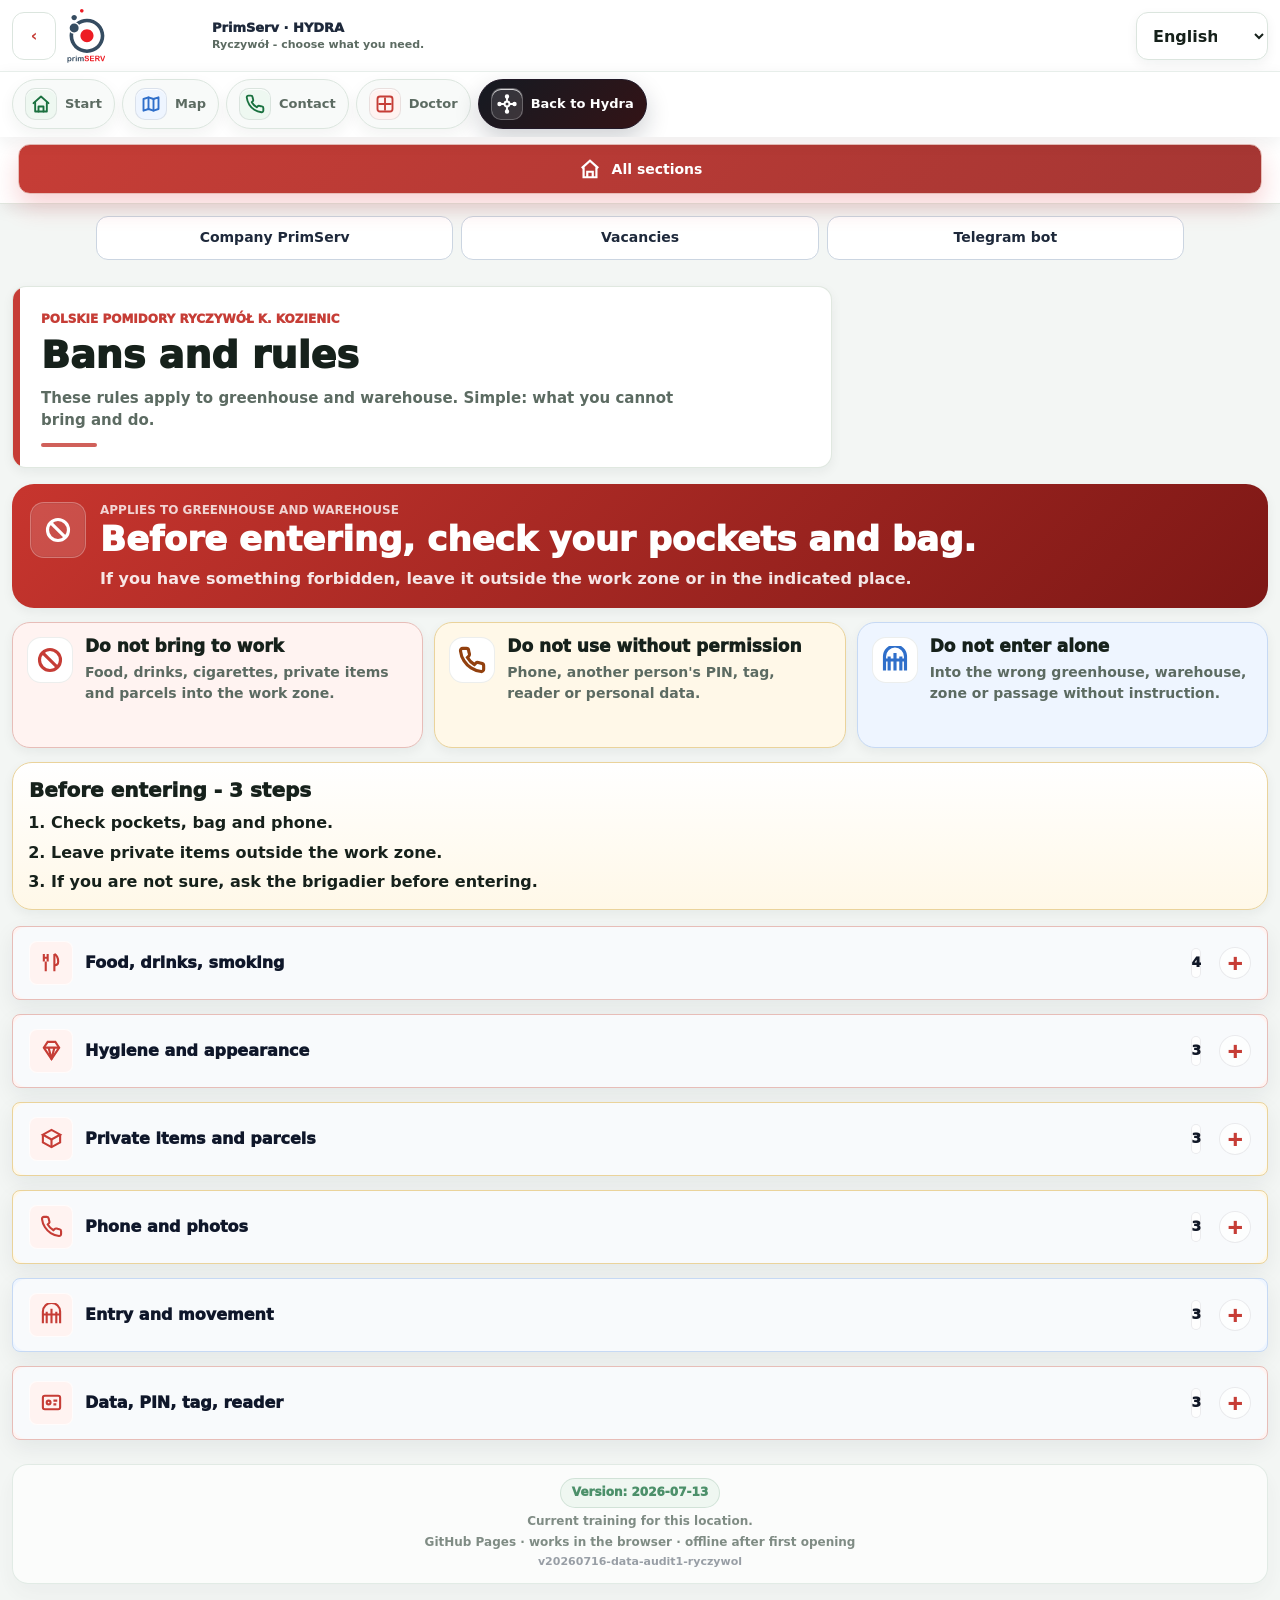
<file: zakazy.html>
<!doctype html>
<html lang="pl">
<head>
  <meta charset="utf-8">
  <meta name="viewport" content="width=device-width, initial-scale=1, viewport-fit=cover">
  <meta name="robots" content="noindex, nofollow, noarchive">
  <meta name="theme-color" content="#166534">
  <meta name="description" content="Zakazy - Polskie Pomidory CITRONEX hydra S.R.Z.B. - Ryczywół.">
  <link rel="manifest" href="manifest.webmanifest">
  <link rel="icon" type="image/svg+xml" href="assets/primserv-logo.svg">
<link rel="stylesheet" href="assets/css/training.css?v=20261021-tablet-layout1">
  <title>Zakazy - Polskie Pomidory CITRONEX hydra S.R.Z.B. - Ryczywół · PrimServ</title>
  <meta property="og:site_name" content="PrimServ · HYDRA">
  <meta property="og:image" content="https://oleksandrkiris.github.io/kiris-jobs/assets/primserv-avatar.jpg">
  <link rel="stylesheet" href="assets/css/primserv.css?v=20261016-progress1">
</head>
<body data-page="zakazy">
  <section id="trainingFallback" lang="pl" style="max-width:50rem;margin:2rem auto;padding:1.5rem;font:16px/1.6 system-ui;color:#182532;background:#fff;border:1px solid #dbe2e9;border-radius:12px">
    <img src="assets/primserv-logo.svg" width="40" height="56" alt="PrimServ">
    <h1>PrimServ · HYDRA · Ryczywół</h1>
    <p>Wczytywanie szkolenia. Jeśli strona się nie otwiera, odśwież ją lub skorzystaj z poniższych linków.</p>
    <p lang="en">Loading training. If the page does not open, reload it or use the links below.</p>
    <nav aria-label="PrimServ" style="display:flex;flex-wrap:wrap;gap:1rem">
      <a href="https://www.primserv.pl/">Firma PrimServ / Company</a>
      <a href="https://oleksandrkiris.github.io/kiris-jobs/">Oferty pracy / Vacancies</a>
      <a href="https://oleksandrkiris.github.io/citronex-hydra-project/">HYDRA</a>
      <a href="https://t.me/KirisWorkPoland_bot?start=flow_contacts">Telegram · Kontakt / Contact</a>
      <a href="tel:+48502251384">+48 502 251 384</a>
    </nav>
  </section>
  <div id="app"></div>
<script src="assets/js/training-data.js?v=20260717-hydra-brand-compact" defer></script>
<script src="assets/js/location-custom.js?v=20261016-housing-contact1" defer></script>
<script src="assets/js/training-app.js?v=20261018-3d-language1" defer></script>
</body>
</html>
</file>
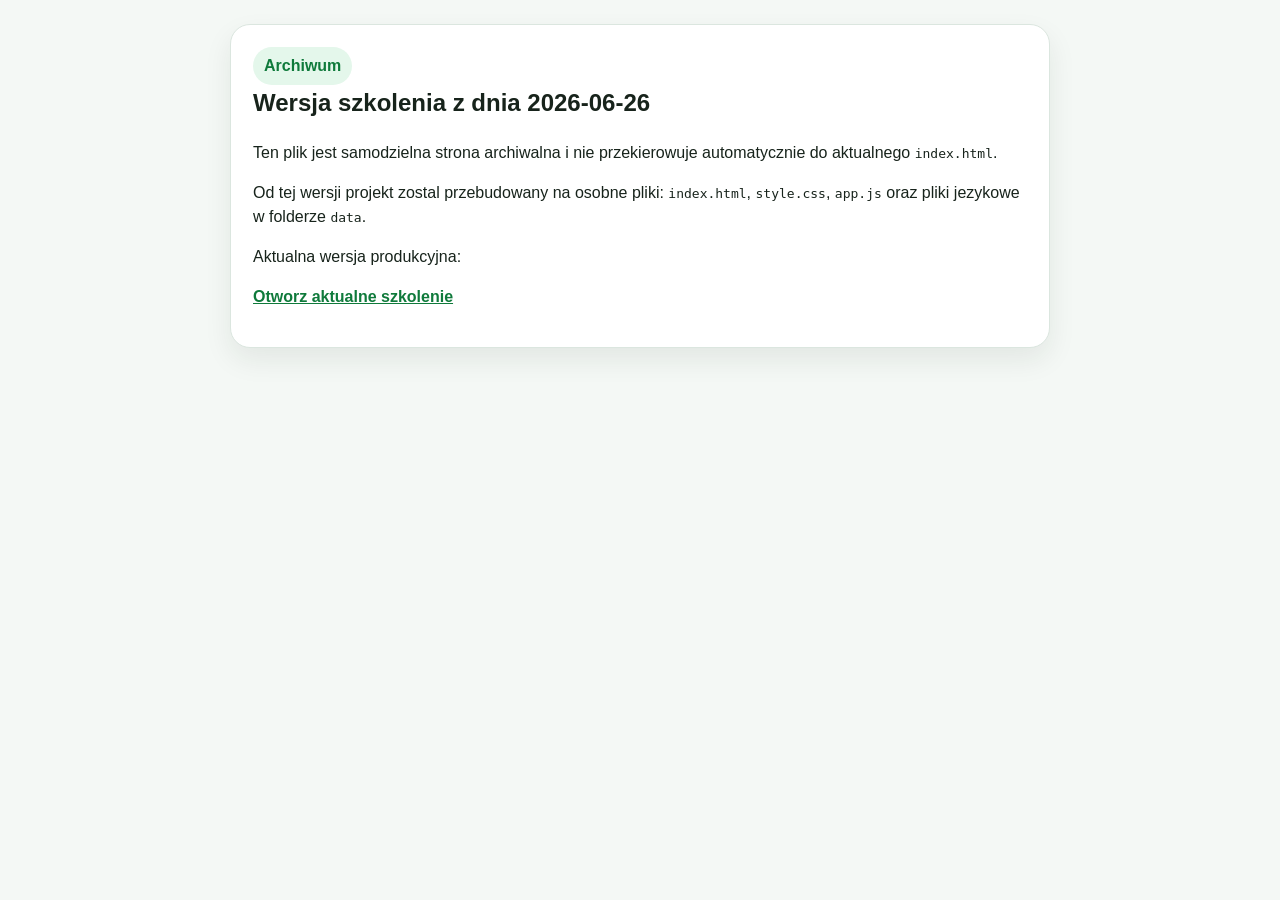
<file: wersje/2026-06-26.html>
<!doctype html>
<html lang="pl">
<head>
  <meta charset="utf-8">
  <meta name="viewport" content="width=device-width, initial-scale=1">
  <title>Archiwum szkolenia Citronex - 2026-06-26</title>
  <style>
    body { margin: 0; font-family: Arial, sans-serif; background: #f4f8f5; color: #17231b; line-height: 1.5; }
    main { max-width: 820px; margin: 0 auto; padding: 24px 14px; }
    .card { background: #fff; border: 1px solid #dbe6df; border-radius: 20px; padding: 22px; box-shadow: 0 12px 28px rgba(23,35,27,.08); }
    h1 { margin-top: 0; }
    .pill { display: inline-block; background: #e4f7eb; color: #0f7a3b; padding: 7px 11px; border-radius: 999px; font-weight: 700; }
    a { color: #0f7a3b; font-weight: 700; }
  </style>
</head>
<body>
  <main>
    <section class="card">
      <span class="pill">Archiwum</span>
      <h1>Wersja szkolenia z dnia 2026-06-26</h1>
      <p>Ten plik jest samodzielna strona archiwalna i nie przekierowuje automatycznie do aktualnego <code>index.html</code>.</p>
      <p>Od tej wersji projekt zostal przebudowany na osobne pliki: <code>index.html</code>, <code>style.css</code>, <code>app.js</code> oraz pliki jezykowe w folderze <code>data</code>.</p>
      <p>Aktualna wersja produkcyjna:</p>
      <p><a href="../index.html">Otworz aktualne szkolenie</a></p>
    </section>
  </main>
</body>
</html>
</file>
<file: assets/css/training.css>
:root {
  color-scheme: light;
  --bg: #f6f8f5;
  --surface: #ffffff;
  --surface-soft: #eef5f0;
  --text: #111827;
  --muted: #53635a;
  --line: #d6e2db;
  --brand: #d8202a;
  --brand-2: #167a3a;
  --green: #167a3a;
  --green-soft: #e7f5ed;
  --green-line: #acd9be;
  --blue: #1d5fd6;
  --blue-soft: #edf4ff;
  --blue-line: #b8cdfa;
  --yellow: #e08a00;
  --yellow-soft: #fff4dc;
  --yellow-line: #edc36a;
  --red: #d8202a;
  --red-soft: #fff0f1;
  --red-line: #efb3b6;
  --accent: var(--green);
  --accent-soft: var(--green-soft);
  --accent-line: var(--green-line);
  --accent-wash: rgba(22, 122, 58, .11);
  --accent-shadow: rgba(22, 122, 58, .20);
  --shadow-sm: 0 7px 16px rgba(17, 24, 39, .06);
  --shadow: 0 14px 32px rgba(17, 24, 39, .08);
  --shadow-lift: 0 18px 38px rgba(17, 24, 39, .12);
  --radius: 16px;
  font-family: Inter, ui-sans-serif, system-ui, -apple-system, BlinkMacSystemFont, "Segoe UI", sans-serif;
}

body[data-page="mapa"],
body[data-page="miasto"] {
  --accent: var(--blue);
  --accent-soft: var(--blue-soft);
  --accent-line: var(--blue-line);
  --accent-wash: rgba(29, 95, 214, .11);
  --accent-shadow: rgba(29, 95, 214, .20);
}

body[data-page="lekarz"],
body[data-page="zakazy"] {
  --accent: var(--red);
  --accent-soft: var(--red-soft);
  --accent-line: var(--red-line);
  --accent-wash: rgba(216, 32, 42, .10);
  --accent-shadow: rgba(216, 32, 42, .20);
}

body[data-page="reader"],
body[data-page="tablet"],
body[data-page="test"] {
  --accent: var(--yellow);
  --accent-soft: var(--yellow-soft);
  --accent-line: var(--yellow-line);
  --accent-wash: rgba(224, 138, 0, .12);
  --accent-shadow: rgba(224, 138, 0, .20);
}

* { box-sizing: border-box; }

html {
  min-height: 100%;
  background: var(--bg);
  -webkit-text-size-adjust: 100%;
  overflow-y: auto;
}

body {
  margin: 0;
  min-height: 100vh;
  background:
    linear-gradient(180deg, var(--accent-wash), transparent 280px),
    radial-gradient(circle at 100% 0, rgba(216,32,42,.06), transparent 250px),
    linear-gradient(90deg, rgba(29,95,214,.025), transparent 52%, rgba(224,138,0,.035)),
    var(--bg);
  color: var(--text);
  font-size: 16px;
  line-height: 1.45;
  overflow-x: hidden;
  overflow-y: auto;
  -webkit-overflow-scrolling: touch;
}

button, input, select, textarea { font: inherit; }

a { color: inherit; }

.app-header {
  position: sticky;
  top: 0;
  z-index: 30;
  background: rgba(248, 251, 249, .97);
  backdrop-filter: blur(20px);
  border-bottom: 1px solid rgba(217, 228, 221, .92);
  box-shadow: 0 7px 22px rgba(28, 51, 39, .07);
}

.header-inner {
  width: min(1120px, 100%);
  margin: 0 auto;
  padding: 10px 14px 8px;
  display: grid;
  grid-template-columns: auto 1fr auto;
  gap: 10px;
  align-items: center;
}

.back-link {
  min-width: 44px;
  min-height: 44px;
  display: inline-flex;
  align-items: center;
  justify-content: center;
  border: 1px solid var(--line);
  border-radius: 14px;
  background: var(--surface);
  text-decoration: none;
  font-weight: 900;
  color: var(--accent);
}

.brand {
  min-width: 0;
  display: grid;
  grid-template-columns: minmax(96px, 138px) minmax(0, 1fr);
  gap: 10px;
  align-items: center;
}

.brand img {
  width: 100%;
  max-width: 138px;
  height: 42px;
  object-fit: contain;
  display: block;
}

.brand-title {
  margin: 0;
  font-size: 14px;
  font-weight: 950;
  letter-spacing: 0;
  text-transform: uppercase;
  white-space: normal;
  overflow-wrap: anywhere;
  line-height: 1.1;
}

.brand-subtitle {
  margin: 2px 0 0;
  color: var(--muted);
  font-size: 12px;
  font-weight: 750;
  white-space: normal;
  overflow-wrap: anywhere;
  line-height: 1.15;
}

.lang-select {
  min-height: 44px;
  max-width: 132px;
  padding: 0 34px 0 12px;
  border: 1px solid var(--line);
  border-radius: 14px;
  background: var(--surface);
  color: var(--text);
  font-weight: 850;
  box-shadow: var(--shadow-sm);
}

.top-nav {
  border-top: 1px solid rgba(217, 228, 221, .62);
}

.top-nav-scroll {
  width: min(1120px, 100%);
  margin: 0 auto;
  padding: 8px 14px 10px;
  display: flex;
  gap: 8px;
  overflow-x: auto;
  scrollbar-width: thin;
  overscroll-behavior-x: contain;
  scroll-snap-type: x proximity;
}

.top-nav-link {
  min-height: 44px;
  flex: 0 0 auto;
  min-width: 96px;
  padding: 8px 11px;
  display: inline-flex;
  align-items: center;
  gap: 8px;
  border: 1px solid rgba(217, 228, 221, .95);
  border-radius: 999px;
  background: rgba(255,255,255,.82);
  color: var(--muted);
  text-decoration: none;
  font-size: 13px;
  font-weight: 950;
  box-shadow: 0 6px 16px rgba(28, 51, 39, .06);
  scroll-snap-align: start;
  transition: background .18s ease, border-color .18s ease, color .18s ease, box-shadow .18s ease, transform .18s ease;
}

.top-nav-link:active {
  transform: translateY(1px);
}

.top-nav-link.is-active {
  background: var(--accent);
  border-color: var(--accent);
  color: white;
  box-shadow: 0 10px 24px var(--accent-shadow);
}

.top-nav-link[data-tone="blue"].is-active {
  background: var(--blue);
  border-color: var(--blue);
  box-shadow: 0 10px 24px rgba(37, 99, 235, .22);
}

.top-nav-link[data-tone="red"].is-active {
  background: var(--red);
  border-color: var(--red);
  box-shadow: 0 10px 24px rgba(220, 38, 38, .2);
}

.top-nav-link[data-tone="green"].is-active {
  background: var(--green);
  border-color: var(--green);
  box-shadow: 0 10px 24px rgba(21, 128, 61, .2);
}

.top-nav-link.hydra-link {
  background: linear-gradient(135deg, #151a22, #2a1114);
  border-color: #1f2937;
  color: #fff;
  box-shadow: 0 10px 24px rgba(17, 24, 39, .20);
}

.top-nav-link.hydra-link .top-nav-icon {
  color: #fff;
}

.top-nav-icon {
  width: 22px;
  height: 22px;
  display: inline-flex;
  align-items: center;
  justify-content: center;
}

.top-nav-icon svg {
  width: 19px;
  height: 19px;
  stroke-width: 2.6;
}

@media (max-width: 480px) {
  .top-nav-scroll {
    padding: 8px 8px 10px;
    gap: 6px;
    overflow-x: auto;
  }

  .top-nav-link {
    flex: 0 0 auto;
    min-width: 92px;
    min-height: 42px;
    justify-content: center;
    gap: 5px;
    padding: 7px 6px;
    font-size: 12px;
  }

  .top-nav-icon {
    width: 18px;
    height: 18px;
  }

  .top-nav-icon svg {
    width: 17px;
    height: 17px;
  }
}

.page {
  width: min(1120px, 100%);
  margin: 0 auto;
  padding: 18px 14px 44px;
}

.hero {
  padding: 20px 0 12px;
}

body[data-page="home"] .hero {
  padding-top: 12px;
}

.eyebrow {
  margin: 0 0 8px;
  color: var(--accent);
  font-size: 12px;
  font-weight: 950;
  text-transform: uppercase;
}

h1, h2, h3 { line-height: 1.14; letter-spacing: 0; }

h1 {
  margin: 0;
  font-size: clamp(28px, 8vw, 46px);
  font-weight: 950;
}

h2 {
  margin: 0 0 12px;
  font-size: clamp(21px, 5.8vw, 30px);
  font-weight: 950;
}

h3 {
  margin: 0 0 8px;
  font-size: 18px;
  font-weight: 950;
}

.lead {
  margin: 12px 0 0;
  color: var(--muted);
  font-size: 17px;
  font-weight: 650;
  max-width: 760px;
}

.tiles {
  display: grid;
  grid-template-columns: repeat(2, minmax(0, 1fr));
  gap: 14px;
  margin-top: 20px;
}

.tile {
  min-height: 158px;
  padding: 16px;
  display: flex;
  flex-direction: column;
  justify-content: space-between;
  gap: 14px;
  border: 1px solid var(--line);
  border-radius: 22px;
  background:
    linear-gradient(145deg, rgba(255,255,255,.98), rgba(255,255,255,.86)),
    var(--surface);
  box-shadow: var(--shadow);
  text-decoration: none;
  overflow: hidden;
  position: relative;
  isolation: isolate;
  transition: border-color .18s ease, box-shadow .18s ease, transform .18s ease;
}

.tile:focus-visible, .btn:focus-visible, .back-link:focus-visible, .lang-select:focus-visible, .top-nav-link:focus-visible {
  outline: 3px solid rgba(245,184,46,.9);
  outline-offset: 2px;
}

.tile::before {
  content: "";
  position: absolute;
  inset: 0 auto 0 0;
  width: 6px;
  background: var(--green);
}

.tile::after {
  content: "";
  position: absolute;
  inset: 0;
  background: linear-gradient(180deg, rgba(255,255,255,.34), transparent 42%);
  pointer-events: none;
  z-index: -1;
}

.tile:active {
  transform: translateY(1px);
  box-shadow: var(--shadow-sm);
}

.tile[data-tone="blue"]::before { background: var(--blue); }
.tile[data-tone="yellow"]::before { background: var(--yellow); }
.tile[data-tone="red"]::before { background: var(--red); }
.tile[data-tone="green"]::before { background: var(--green); }

.tile-top {
  display: flex;
  align-items: flex-start;
  justify-content: space-between;
  gap: 10px;
}

.icon-box {
  flex: 0 0 48px;
  width: 48px;
  height: 48px;
  display: inline-flex;
  align-items: center;
  justify-content: center;
  border-radius: 16px;
  background: var(--green-soft);
  color: var(--green);
  box-shadow: inset 0 0 0 1px rgba(17, 24, 39, .06);
}

.tile[data-tone="blue"] .icon-box { background: var(--blue-soft); color: var(--blue); }
.tile[data-tone="yellow"] .icon-box { background: var(--yellow-soft); color: #9a5700; }
.tile[data-tone="red"] .icon-box { background: var(--red-soft); color: var(--red); }

.icon-box svg {
  width: 25px;
  height: 25px;
  stroke-width: 2.5;
}

.tile-title {
  margin: 0;
  font-size: 18px;
  font-weight: 950;
}

.tile-text {
  margin: 6px 0 0;
  color: var(--muted);
  font-size: 14px;
  font-weight: 650;
  display: -webkit-box;
  overflow: hidden;
  -webkit-line-clamp: 3;
  -webkit-box-orient: vertical;
}

.arrow {
  width: 34px;
  height: 34px;
  display: inline-flex;
  align-items: center;
  justify-content: center;
  border-radius: 999px;
  background: rgba(255,255,255,.86);
  color: var(--muted);
  font-size: 22px;
  font-weight: 950;
  box-shadow: inset 0 0 0 1px rgba(24,37,31,.08);
}

.tile[data-tone="blue"] .arrow { color: var(--blue); }
.tile[data-tone="yellow"] .arrow { color: #9a5700; }
.tile[data-tone="red"] .arrow { color: var(--red); }
.tile[data-tone="green"] .arrow { color: var(--green); }

.module-grid, .card-grid {
  display: grid;
  gap: 14px;
}

.module-grid.two, .card-grid.two {
  grid-template-columns: repeat(2, minmax(0, 1fr));
}

.card, .step-card, .notice {
  border: 1px solid var(--line);
  border-radius: 18px;
  background:
    linear-gradient(145deg, rgba(255,255,255,.98), rgba(255,255,255,.86)),
    var(--surface);
  box-shadow: var(--shadow);
}

.tile[data-tone="blue"] {
  background: linear-gradient(145deg, #ffffff, #f7fbff 46%, var(--blue-soft));
  border-color: var(--blue-line);
  box-shadow: 0 14px 34px rgba(29, 95, 214, .11);
}

.tile[data-tone="yellow"] {
  background: linear-gradient(145deg, #ffffff, #fffaf0 46%, var(--yellow-soft));
  border-color: var(--yellow-line);
  box-shadow: 0 14px 34px rgba(224, 138, 0, .12);
}

.tile[data-tone="red"] {
  background: linear-gradient(145deg, #ffffff, #fff7f7 46%, var(--red-soft));
  border-color: var(--red-line);
  box-shadow: 0 14px 34px rgba(216, 32, 42, .12);
}

.tile[data-tone="green"] {
  background: linear-gradient(145deg, #ffffff, #f6fbf7 46%, var(--green-soft));
  border-color: var(--green-line);
  box-shadow: 0 14px 34px rgba(22, 122, 58, .12);
}

.card {
  padding: 17px;
}

.card.soft { background: var(--surface-soft); box-shadow: none; }
.card.green { background: linear-gradient(145deg, #fff, #f7fcf8 44%, var(--green-soft)); border-color: var(--green-line); }
.card.blue { background: linear-gradient(145deg, #fff, #f8fbff 44%, var(--blue-soft)); border-color: var(--blue-line); }
.card.yellow { background: linear-gradient(145deg, #fff, #fffaf0 44%, var(--yellow-soft)); border-color: var(--yellow-line); }
.card.red { background: linear-gradient(145deg, #fff, #fff7f7 44%, var(--red-soft)); border-color: var(--red-line); }

.city-card {
  display: flex;
  flex-direction: column;
  gap: 12px;
}

.city-card-head {
  display: flex;
  align-items: flex-start;
  gap: 12px;
}

.city-card-icon {
  width: 44px;
  height: 44px;
  flex: 0 0 44px;
  display: grid;
  place-items: center;
  border-radius: 14px;
  background: rgba(255,255,255,.72);
  color: currentColor;
  box-shadow: inset 0 0 0 1px rgba(15,23,42,.08);
}

.city-card-icon svg {
  width: 23px;
  height: 23px;
  stroke-width: 2.2;
}

.city-card h2 {
  margin: 3px 0 0;
}

.city-card-tag {
  display: inline-flex;
  align-items: center;
  min-height: 24px;
  padding: 4px 8px;
  border-radius: 999px;
  background: rgba(255,255,255,.76);
  color: var(--muted);
  font-size: 12px;
  font-weight: 950;
}

.city-meta {
  margin: -2px 0 0;
  padding: 10px 12px;
  border-radius: 12px;
  background: rgba(255,255,255,.68);
  color: var(--text);
  font-weight: 900;
}

.city-links {
  margin-top: auto;
}

.city-rule-list {
  margin-top: 0;
}

.city-category-tabs {
  display: grid;
  grid-template-columns: 1fr;
  gap: 10px;
  margin: 0 0 14px;
}

.city-category-btn {
  min-height: 58px;
  width: 100%;
  padding: 10px 12px;
  display: grid;
  grid-template-columns: 44px minmax(0, 1fr);
  gap: 10px;
  align-items: center;
  border: 2px solid transparent;
  border-radius: 18px;
  background: var(--surface);
  color: var(--text);
  text-align: left;
  font-weight: 950;
  box-shadow: var(--shadow-sm);
  cursor: pointer;
}

.city-category-btn .city-card-icon {
  width: 40px;
  height: 40px;
  flex-basis: 40px;
  border-radius: 13px;
}

.city-category-btn.is-active {
  border-color: var(--green);
  background: linear-gradient(135deg, rgba(22,122,58,.16), rgba(255,255,255,.96));
  box-shadow: 0 14px 28px rgba(22, 122, 58, .15);
}

.city-category-btn[data-tone="blue"].is-active {
  border-color: var(--blue);
  background: linear-gradient(135deg, rgba(29,95,214,.16), rgba(255,255,255,.96));
}

.city-category-btn[data-tone="yellow"].is-active {
  border-color: var(--yellow);
  background: linear-gradient(135deg, rgba(224,138,0,.18), rgba(255,255,255,.96));
}

.city-category-btn[data-tone="red"].is-active {
  border-color: var(--red);
  background: linear-gradient(135deg, rgba(216,32,42,.16), rgba(255,255,255,.96));
}

.city-category-panel[hidden] {
  display: none;
}

.city-category-panel {
  display: grid;
  gap: 12px;
}

.city-panel-grid {
  margin-top: 0;
}

.city-category-intro {
  box-shadow: var(--shadow-sm);
}

.city-page-simple .hero {
  margin-bottom: 12px;
}

.city-simple-list {
  display: grid;
  gap: 10px;
}

.city-simple-group {
  padding: 0;
  overflow: hidden;
}

.city-simple-group > summary {
  position: relative;
  min-height: 64px;
  padding: 12px;
  display: grid;
  grid-template-columns: 44px minmax(0, 1fr);
  gap: 12px;
  align-items: center;
  cursor: pointer;
  font-weight: 950;
  list-style: none;
}

.city-simple-group > summary::-webkit-details-marker {
  display: none;
}

.city-simple-group > summary::after {
  content: "+";
  position: absolute;
  right: 18px;
  font-size: 24px;
  line-height: 1;
  color: var(--muted);
}

.city-simple-group[open] > summary::after {
  content: "-";
}

.city-simple-body {
  padding: 0 12px 12px;
  display: grid;
  gap: 10px;
}

.city-simple-lead {
  margin: 0;
  color: var(--muted);
  font-weight: 800;
}

.city-simple-item {
  padding: 12px;
  border: 1px solid rgba(15, 23, 42, .1);
  border-radius: 14px;
  background: rgba(255,255,255,.76);
}

.city-simple-item h3 {
  margin: 0 0 6px;
  font-size: 17px;
  line-height: 1.2;
}

.city-simple-item p {
  margin: 0;
  color: var(--muted);
  font-weight: 750;
}

.city-simple-item .city-links {
  margin-top: 10px;
}

.glossary-page .hero {
  margin-bottom: 12px;
}

.glossary-help {
  display: flex;
  align-items: flex-start;
  justify-content: space-between;
  gap: 14px;
  box-shadow: var(--shadow-sm);
}

.glossary-help h2 {
  margin-bottom: 6px;
}

.glossary-count {
  flex: 0 0 auto;
  min-width: max-content;
  padding: 9px 11px;
  border-radius: 999px;
  background: var(--accent);
  color: #fff;
  font-size: 13px;
  line-height: 1;
  box-shadow: var(--accent-shadow);
}

.glossary-search-box {
  display: grid;
  gap: 10px;
  margin: 12px 0 4px;
}

.glossary-search {
  width: 100%;
  min-height: 56px;
  border: 1px solid var(--accent-line);
  border-radius: 16px;
  background: #fff;
  color: var(--text);
  font: inherit;
  font-weight: 900;
  padding: 0 16px;
  box-shadow: var(--shadow-sm);
  outline: none;
}

.glossary-search:focus {
  border-color: var(--accent);
  box-shadow: 0 0 0 4px var(--accent-soft), var(--shadow-sm);
}

.glossary-empty {
  padding: 13px 14px;
  border: 1px solid var(--yellow-line);
  border-radius: 14px;
  background: var(--yellow-soft);
  color: var(--text);
  font-weight: 900;
}

.glossary-group {
  display: grid;
  gap: 12px;
}

.glossary-summary {
  display: grid;
  grid-template-columns: auto minmax(0, 1fr) auto auto;
  gap: 10px;
  align-items: center;
  min-height: 58px;
  cursor: pointer;
}

.glossary-summary::-webkit-details-marker {
  display: none;
}

.glossary-summary h2 {
  margin: 0;
  font-size: 20px;
  line-height: 1.1;
}

.glossary-summary::after {
  content: "+";
  width: 28px;
  height: 28px;
  display: grid;
  place-items: center;
  border-radius: 999px;
  background: var(--accent-soft);
  color: var(--accent);
  font-weight: 950;
}

.glossary-group[open] .glossary-summary::after {
  content: "-";
}

.glossary-list {
  display: grid;
  gap: 10px;
  margin-top: 12px;
}

.glossary-card {
  padding: 15px;
  border: 1px solid rgba(15, 23, 42, .1);
  border-radius: 16px;
  background: linear-gradient(180deg, #fff, rgba(255,255,255,.86));
  box-shadow: var(--shadow-sm);
}

.glossary-term-row {
  display: grid;
  gap: 5px;
  margin-bottom: 10px;
}

.glossary-term {
  color: var(--accent);
  font-size: 22px;
  line-height: 1.05;
  font-weight: 950;
  overflow-wrap: anywhere;
}

.glossary-local {
  color: var(--text);
  font-size: 15.5px;
  font-weight: 950;
  overflow-wrap: anywhere;
}

.glossary-card p {
  margin: 0;
  color: var(--muted);
  font-weight: 750;
}

.glossary-example {
  margin-top: 11px;
  padding: 10px 11px;
  border-radius: 13px;
  background: var(--surface-soft);
  color: var(--text);
  font-size: 14px;
  font-weight: 900;
}

.glossary-card.is-hidden,
.glossary-group.is-hidden,
.glossary-empty.is-hidden {
  display: none;
}

.speech-status:empty {
  display: none;
}

@media (max-width: 430px) {
  .glossary-help {
    display: grid;
  }

  .glossary-count {
    width: fit-content;
  }
}

.speech-page .hero {
  margin-bottom: 18px;
}

.speech-intro {
  display: grid;
  gap: 12px;
  margin-bottom: 16px;
}

.speech-intro h2 {
  margin: 0;
  font-size: 1.2rem;
}

.speech-search-label {
  color: #334155;
  font-size: .9rem;
  font-weight: 900;
}

.speech-search {
  width: 100%;
  min-height: 56px;
  border: 1px solid rgba(15, 23, 42, .14);
  border-radius: 18px;
  background: #fff;
  padding: 0 16px;
  color: #111827;
  font: inherit;
  font-weight: 800;
  box-shadow: inset 0 1px 0 rgba(255, 255, 255, .9);
}

.speech-search:focus {
  border-color: rgba(37, 99, 235, .7);
  box-shadow: 0 0 0 4px rgba(37, 99, 235, .12);
  outline: none;
}

.speech-status {
  min-height: 24px;
  margin: 0;
  color: #1f2937;
  font-weight: 800;
}

.speech-groups {
  display: grid;
  gap: 14px;
}

.speech-group {
  padding: 0;
  overflow: hidden;
}

.speech-group summary {
  display: flex;
  align-items: center;
  gap: 12px;
  min-height: 64px;
  padding: 14px;
  color: #111827;
  cursor: pointer;
  font-weight: 950;
  list-style: none;
}

.speech-group summary::-webkit-details-marker {
  display: none;
}

.speech-group summary::after {
  content: "+";
  margin-left: 6px;
  width: 34px;
  height: 34px;
  border-radius: 999px;
  display: grid;
  place-items: center;
  background: rgba(255, 255, 255, .75);
  color: #111827;
  font-size: 1.3rem;
  line-height: 1;
}

.speech-group[open] summary::after {
  content: "-";
}

.speech-count {
  margin-left: auto;
  min-width: 34px;
  height: 30px;
  border-radius: 999px;
  display: inline-grid;
  place-items: center;
  background: rgba(255, 255, 255, .84);
  color: #111827;
  font-size: .86rem;
  font-weight: 950;
  box-shadow: inset 0 0 0 1px rgba(15, 23, 42, .08);
}

.speech-list {
  display: grid;
  gap: 10px;
  padding: 0 12px 14px;
}

.speech-card {
  display: grid;
  gap: 12px;
  border: 1px solid rgba(15, 23, 42, .1);
  border-radius: 18px;
  background: rgba(255, 255, 255, .92);
  padding: 14px;
  box-shadow: 0 10px 22px rgba(15, 23, 42, .06);
}

.speech-card-main {
  display: grid;
  gap: 6px;
}

.speech-native {
  margin: 0;
  color: #111827;
  font-size: 1.05rem;
  font-weight: 950;
  line-height: 1.25;
}

.speech-polish-label {
  margin: 2px 0 0;
  color: #64748b;
  font-size: .82rem;
  font-weight: 850;
}

.speech-polish {
  margin: 0;
  border-radius: 14px;
  background: #f8fafc;
  padding: 10px 12px;
  color: #0f172a;
  font-size: 1rem;
  font-weight: 950;
  line-height: 1.25;
}

.speech-actions {
  display: grid;
  grid-template-columns: 1fr;
  gap: 8px;
}

.speech-actions .btn {
  min-height: 54px;
  justify-content: center;
}

.speech-actions .btn svg {
  width: 20px;
  height: 20px;
  margin-right: 8px;
  flex: 0 0 auto;
}

.speech-empty {
  border-radius: 18px;
  background: #fff7ed;
  padding: 14px;
  color: #9a3412;
  font-weight: 900;
  text-align: center;
}

@media (min-width: 720px) {
  .speech-actions {
    grid-template-columns: 1.3fr .7fr;
  }
}

.tablet-guide {
  background:
    linear-gradient(135deg, rgba(217,119,6,.14), rgba(37,99,235,.08)),
    var(--surface);
}

.tablet-steps {
  display: grid;
  gap: 12px;
}

.tablet-step {
  border: 1px solid rgba(15,23,42,.08);
  border-radius: 18px;
  background: rgba(255,255,255,.82);
  box-shadow: 0 10px 24px rgba(15,23,42,.08);
  overflow: hidden;
}

.tablet-step > summary {
  min-height: 58px;
  padding: 12px;
  padding-right: 52px;
  position: relative;
  display: grid;
  grid-template-columns: 42px minmax(0, 1fr);
  align-items: center;
  gap: 12px;
  cursor: pointer;
  list-style: none;
  font-weight: 950;
  line-height: 1.2;
}

.tablet-step > summary::-webkit-details-marker {
  display: none;
}

.tablet-step > summary::after {
  content: "+";
  width: 30px;
  height: 30px;
  position: absolute;
  right: 12px;
  display: inline-flex;
  align-items: center;
  justify-content: center;
  border-radius: 999px;
  background: var(--accent-soft);
  color: var(--accent);
  font-weight: 950;
}

.tablet-step[open] > summary {
  border-bottom: 1px solid rgba(15,23,42,.08);
}

.tablet-step[open] > summary::after {
  content: "-";
}

.tablet-step-body {
  padding: 12px;
  min-width: 0;
}

.tablet-step h3 {
  margin: 0 0 6px;
  font-size: 17px;
  line-height: 1.2;
  font-weight: 950;
}

.tablet-step p {
  margin: 0;
  color: var(--muted);
  font-weight: 750;
}

.tablet-screen {
  margin-top: 12px;
  min-height: 68px;
  padding: 11px;
  display: grid;
  align-content: center;
  gap: 4px;
  border-radius: 16px;
  background: #162033;
  color: #fff;
  box-shadow: inset 0 0 0 2px rgba(255,255,255,.12);
}

.tablet-screen-top {
  color: #a8c7ff;
  font-size: 11px;
  font-weight: 950;
  text-transform: uppercase;
}

.tablet-screen strong {
  overflow-wrap: anywhere;
  font-size: 16px;
}

.tablet-shot {
  margin: 12px 0 0;
  border: 1px solid rgba(15,23,42,.1);
  border-radius: 16px;
  overflow: hidden;
  background: #fff;
  box-shadow: inset 0 0 0 1px rgba(255,255,255,.7);
}

.tablet-shot img {
  display: block;
  width: 100%;
  height: auto;
  background: #eef3f8;
}

.tablet-shot figcaption {
  padding: 9px 11px;
  color: var(--muted);
  font-size: 12px;
  font-weight: 950;
  text-transform: uppercase;
  letter-spacing: 0;
}

details.card {
  padding: 0;
  overflow: hidden;
}

details.card > summary {
  min-height: 58px;
  padding: 16px;
  display: flex;
  align-items: center;
  justify-content: space-between;
  gap: 12px;
  cursor: pointer;
  list-style: none;
  font-weight: 950;
}

details.card > summary > * {
  min-width: 0;
}

details.card > summary::-webkit-details-marker {
  display: none;
}

details.card > summary::after {
  content: "+";
  width: 32px;
  height: 32px;
  flex: 0 0 32px;
  display: inline-flex;
  align-items: center;
  justify-content: center;
  border-radius: 999px;
  background: rgba(255, 255, 255, .75);
  color: var(--accent);
}

details.card[open] > summary {
  border-bottom: 1px solid rgba(24, 37, 31, .1);
}

details.card[open] > summary::after {
  content: "-";
}

details.card.city-simple-group > summary {
  min-height: 64px;
  padding: 12px;
  display: grid;
  grid-template-columns: 44px minmax(0, 1fr) 32px;
  gap: 12px;
}

details.card.city-simple-group > summary::after {
  position: static;
  grid-column: 3;
  width: 32px;
  height: 32px;
  display: inline-flex;
  align-items: center;
  justify-content: center;
  border-radius: 999px;
  background: rgba(255,255,255,.75);
  color: var(--accent);
  font-size: 22px;
}

details.card.city-simple-group > summary span:nth-child(2) {
  overflow-wrap: anywhere;
}

.details-body {
  padding: 16px;
}

.details-body > :first-child {
  margin-top: 0;
}

.module-details > summary,
.media-details > summary {
  font-size: 16px;
}

.media-details .photo-grid {
  margin-top: 0;
}

.install-card {
  margin-top: 16px;
}

.section {
  margin-top: 20px;
}

.section > h2 {
  margin-bottom: 10px;
}

.stack {
  display: grid;
  gap: 10px;
}

.compact-list {
  margin-top: 14px;
}

.step-card.compact {
  padding: 12px;
}

.btn-row {
  display: grid;
  gap: 10px;
  margin-top: 12px;
}

.btn {
  min-height: 56px;
  padding: 13px 16px;
  display: inline-flex;
  align-items: center;
  justify-content: center;
  gap: 10px;
  border: 1px solid transparent;
  border-radius: 14px;
  background: var(--accent);
  color: white;
  text-decoration: none;
  text-align: center;
  font-weight: 950;
  cursor: pointer;
  box-shadow: 0 10px 22px var(--accent-shadow);
  touch-action: manipulation;
  transition: transform .16s ease, box-shadow .16s ease, background .16s ease, border-color .16s ease;
}

.btn:active {
  transform: translateY(1px);
  box-shadow: var(--shadow-sm);
}

.btn.secondary {
  background: var(--surface);
  border-color: var(--line);
  color: var(--text);
  box-shadow: var(--shadow-sm);
}

.btn.blue { background: var(--blue); box-shadow: 0 10px 22px rgba(29,95,214,.18); }
.btn.yellow { background: var(--yellow); color: #2b2200; box-shadow: 0 10px 22px rgba(224,138,0,.20); }
.btn.red { background: var(--red); box-shadow: 0 10px 22px rgba(216,32,42,.20); }
.btn.ghost { background: transparent; border-color: var(--line); color: var(--text); }

.pill-row {
  display: flex;
  gap: 8px;
  overflow-x: auto;
  padding: 2px 0 10px;
  scrollbar-width: thin;
  scroll-snap-type: x proximity;
}

.pill {
  min-height: 46px;
  flex: 0 0 auto;
  padding: 10px 14px;
  border: 1px solid var(--line);
  border-radius: 999px;
  background: var(--surface);
  color: var(--text);
  font-weight: 900;
  cursor: pointer;
  scroll-snap-align: start;
}

.pill.active {
  background: var(--accent);
  border-color: var(--accent);
  color: white;
  box-shadow: 0 10px 20px var(--accent-shadow);
}

.steps {
  display: grid;
  gap: 12px;
}

.step-card {
  padding: 15px;
  display: grid;
  grid-template-columns: 44px minmax(0, 1fr);
  gap: 12px;
}

.step-number {
  width: 44px;
  height: 44px;
  border-radius: 14px;
  display: inline-flex;
  align-items: center;
  justify-content: center;
  background: var(--accent);
  color: white;
  font-size: 20px;
  font-weight: 950;
}

.step-card p, .card p, .notice p {
  margin: 0;
  color: var(--muted);
  font-weight: 650;
}

.bans-page {
  padding-bottom: 64px;
}

.ban-alert {
  margin-top: 6px;
  padding: 18px;
  display: grid;
  grid-template-columns: 56px minmax(0, 1fr);
  gap: 14px;
  align-items: flex-start;
  border-radius: 22px;
  background:
    linear-gradient(135deg, rgba(199, 53, 46, .98), rgba(122, 22, 20, .96)),
    var(--red);
  color: white;
  box-shadow: 0 18px 44px rgba(122, 22, 20, .28);
}

.ban-alert-icon {
  width: 56px;
  height: 56px;
  display: inline-flex;
  align-items: center;
  justify-content: center;
  border-radius: 18px;
  background: rgba(255, 255, 255, .14);
  border: 1px solid rgba(255, 255, 255, .24);
}

.ban-alert-icon svg,
.ban-quick-icon svg {
  width: 28px;
  height: 28px;
  stroke-width: 2.7;
}

.ban-alert-label {
  margin: 0 0 7px;
  font-size: 12px;
  font-weight: 950;
  text-transform: uppercase;
  opacity: .9;
}

.ban-alert h2 {
  margin: 0 0 8px;
  color: white;
  font-size: clamp(23px, 6vw, 34px);
}

.ban-alert p {
  margin: 0;
  color: rgba(255, 255, 255, .88);
  font-weight: 750;
}

.ban-quick-grid {
  margin-top: 14px;
  display: grid;
  grid-template-columns: repeat(3, minmax(0, 1fr));
  gap: 12px;
}

.ban-quick {
  min-height: 138px;
  padding: 14px;
  display: grid;
  grid-template-columns: 46px minmax(0, 1fr);
  gap: 12px;
  align-items: flex-start;
  border: 1px solid var(--line);
  border-radius: 20px;
  background: var(--surface);
  box-shadow: var(--shadow);
  position: relative;
  overflow: hidden;
}

.ban-quick.red {
  background: var(--red-soft);
  border-color: var(--red-line);
}

.ban-quick.yellow {
  background: var(--yellow-soft);
  border-color: var(--yellow-line);
}

.ban-quick.blue {
  background: var(--blue-soft);
  border-color: var(--blue-line);
}

.ban-quick-icon {
  width: 46px;
  height: 46px;
  display: inline-flex;
  align-items: center;
  justify-content: center;
  border-radius: 15px;
  background: white;
  color: var(--red);
  box-shadow: inset 0 0 0 1px rgba(24, 37, 31, .08);
}

.ban-quick.yellow .ban-quick-icon {
  color: #92400e;
}

.ban-quick.blue .ban-quick-icon {
  color: var(--blue);
}

.ban-quick h3 {
  margin: 0 0 6px;
  font-size: 17px;
}

.ban-quick p {
  margin: 0;
  color: var(--muted);
  font-size: 14px;
  font-weight: 750;
}

.ban-before-card {
  margin-top: 14px;
  padding: 16px;
  border: 1px solid var(--yellow-line);
  border-radius: 20px;
  background: linear-gradient(180deg, #ffffff, var(--yellow-soft));
  box-shadow: var(--shadow-sm);
}

.ban-before-card h2 {
  margin: 0 0 10px;
  font-size: 20px;
}

.ban-before-card ol {
  margin: 0;
  padding-left: 22px;
  display: grid;
  gap: 8px;
}

.ban-before-card li {
  color: var(--text);
  font-weight: 850;
  line-height: 1.35;
}

.ban-groups {
  display: grid;
  gap: 14px;
  margin-top: 16px;
}

.ban-section {
  margin-top: 18px;
  padding: 16px;
  border: 1px solid var(--line);
  border-radius: 22px;
  background: rgba(255, 255, 255, .72);
  box-shadow: var(--shadow);
}

details.ban-section {
  padding: 0;
  overflow: hidden;
}

details.ban-section > summary {
  color: var(--red);
}

.ban-group-panel {
  margin-top: 0;
}

.ban-group-panel > summary {
  min-height: 66px;
  padding: 14px;
  display: flex;
  align-items: center;
  gap: 12px;
  color: var(--text);
  font-weight: 950;
  cursor: pointer;
  list-style: none;
}

.ban-group-panel > summary::-webkit-details-marker {
  display: none;
}

.ban-group-panel > summary::after {
  content: "+";
  margin-left: 6px;
  width: 34px;
  height: 34px;
  border-radius: 999px;
  display: grid;
  place-items: center;
  background: rgba(255, 255, 255, .84);
  color: #111827;
  font-size: 1.25rem;
  line-height: 1;
  box-shadow: inset 0 0 0 1px rgba(15, 23, 42, .08);
}

.ban-group-panel[open] > summary::after {
  content: "-";
}

.ban-section-head {
  margin-bottom: 12px;
}

details.ban-section .ban-section-head {
  margin-bottom: 0;
}

.ban-section-head h2 {
  margin: 0 0 6px;
  font-size: clamp(22px, 5.8vw, 30px);
}

.ban-section-head p {
  margin: 0;
  color: var(--muted);
  font-weight: 750;
}

.ban-list {
  display: grid;
  grid-template-columns: repeat(2, minmax(0, 1fr));
  gap: 10px;
}

.ban-list-modern {
  margin-top: 13px;
}

.ban-card {
  min-height: 96px;
  padding: 12px;
  display: grid;
  grid-template-columns: 48px minmax(0, 1fr);
  gap: 11px;
  align-items: flex-start;
  border: 1px solid var(--red-line);
  border-radius: 17px;
  background: #fffafa;
}

.ban-card-modern {
  min-height: 126px;
  grid-template-columns: 52px minmax(0, 1fr);
  gap: 12px;
  border-color: rgba(199, 53, 46, .22);
  background: linear-gradient(180deg, #fff, #fff7f6);
}

.ban-card-mark {
  width: 48px;
  height: 48px;
  display: inline-flex;
  align-items: center;
  justify-content: center;
  border-radius: 16px;
  background: var(--red);
  color: white;
  font-weight: 950;
}

.ban-card-mark svg {
  width: 25px;
  height: 25px;
  stroke-width: 2.7;
}

.ban-card-label {
  display: inline-flex;
  margin-bottom: 5px;
  padding: 4px 8px;
  border-radius: 999px;
  background: var(--red-soft);
  color: var(--red);
  font-size: 11px;
  font-weight: 950;
  text-transform: uppercase;
  letter-spacing: 0;
}

.ban-card h3 {
  margin: 0 0 6px;
  color: var(--text);
  font-size: 16px;
  line-height: 1.2;
}

.ban-card p {
  margin: 0;
  color: var(--text);
  font-size: 14px;
  font-weight: 760;
  line-height: 1.35;
}

.reader-panel {
  display: grid;
  gap: 14px;
}

.reader-panel-head {
  display: grid;
  grid-template-columns: 54px minmax(0, 1fr);
  gap: 12px;
  align-items: center;
  padding: 14px;
  border: 1px solid var(--yellow-line);
  border-radius: 18px;
  background: linear-gradient(135deg, var(--yellow-soft), #ffffff);
}

.reader-panel-head h2 {
  margin: 0 0 4px;
  font-size: clamp(20px, 5vw, 28px);
  line-height: 1.08;
}

.reader-panel-head p,
.reader-section-lead {
  margin: 0;
  color: var(--muted);
  font-weight: 750;
  line-height: 1.45;
}

.reader-section {
  display: grid;
  gap: 10px;
  padding: 12px;
  border: 1px solid var(--line);
  border-radius: 18px;
  background: #fff;
}

.reader-section h3 {
  margin: 0;
  font-size: 18px;
  line-height: 1.2;
}

.reader-step {
  background: #fbfdfb;
}

.reader-step.warn {
  border-color: var(--yellow-line);
  background: var(--yellow-soft);
}

.reader-step.stop {
  border-color: var(--red-line);
  background: var(--red-soft);
}

.reader-step small {
  display: block;
  margin-top: 6px;
  color: var(--muted);
  font-weight: 800;
  line-height: 1.35;
}

.reader-tips {
  padding: 14px;
  border: 1px solid var(--yellow-line);
  border-radius: 18px;
  background: var(--yellow-soft);
}

.reader-tips strong {
  display: block;
  margin-bottom: 8px;
}

.reader-tips ul {
  margin: 0;
  padding-left: 18px;
  color: var(--muted);
  font-weight: 750;
  line-height: 1.45;
}

.reader-tips li + li {
  margin-top: 6px;
}

.step-card strong, .card strong { color: var(--text); }

.media {
  margin-top: 12px;
  border: 1px solid var(--line);
  border-radius: 18px;
  overflow: hidden;
  background: white;
  box-shadow: var(--shadow-sm);
}

.media img {
  width: 100%;
  max-height: 420px;
  object-fit: contain;
  display: block;
  background: #f7faf8;
}

.reader-visual-frame {
  position: relative;
  background: #f7faf8;
}

.reader-visual-frame img {
  max-height: none;
}

.reader-image-translation {
  margin: 10px 12px 0;
  padding: 12px;
  overflow: visible;
  border: 1px solid var(--blue-line);
  border-radius: 14px;
  background: var(--blue-soft);
  color: var(--text);
  box-shadow: none;
}

.reader-image-translation strong {
  display: block;
  margin-bottom: 6px;
  font-size: 12px;
  line-height: 1.15;
  text-transform: uppercase;
  letter-spacing: 0;
}

.reader-image-translation ol {
  margin: 0;
  padding-left: 20px;
  display: grid;
  gap: 5px;
}

.reader-image-translation.compact ol {
  columns: auto;
  column-gap: 0;
  padding-left: 20px;
}

.reader-image-translation li {
  color: var(--text);
  font-size: 12px;
  line-height: 1.25;
  font-weight: 850;
}

.reader-image-translation.compact li {
  margin: 0 0 4px;
  break-inside: avoid;
  font-size: 12px;
  line-height: 1.25;
}

.media figcaption {
  display: grid;
  gap: 3px;
  padding: 12px 13px;
  border-top: 1px solid rgba(217,228,221,.72);
  background: #fff;
  color: var(--text);
  font-size: 13px;
  line-height: 1.25;
  font-weight: 850;
}

.media figcaption strong {
  color: var(--accent);
  font-size: 13.5px;
  font-weight: 950;
}

.media figcaption span {
  color: var(--muted);
  font-weight: 800;
}

.photo-grid {
  display: grid;
  gap: 14px;
}

.warehouse-photos h2 {
  margin-bottom: 6px;
}

.warehouse-photos > p {
  margin-bottom: 12px;
  font-weight: 850;
  color: var(--muted);
}

.media,
.reader-visual,
.glossary-card,
.speech-card,
.person,
.test-question,
.city-simple-item {
  content-visibility: auto;
  contain-intrinsic-size: 1px 220px;
}

.contact-group {
  display: grid;
  gap: 12px;
}

.person {
  padding: 15px;
  border: 1px solid var(--line);
  border-radius: 18px;
  background:
    linear-gradient(180deg, rgba(255,255,255,.98), rgba(255,255,255,.9)),
    var(--surface);
  box-shadow: var(--shadow-sm);
}

.person-head {
  display: flex;
  justify-content: space-between;
  gap: 10px;
  align-items: flex-start;
}

.person-name {
  font-size: 18px;
  font-weight: 950;
}

.person-role {
  color: var(--muted);
  font-size: 13px;
  font-weight: 800;
  margin-top: 2px;
}

.mini-tag {
  padding: 5px 8px;
  border-radius: 999px;
  background: var(--surface-soft);
  color: var(--accent);
  font-size: 12px;
  font-weight: 950;
  white-space: nowrap;
}

.list {
  margin: 10px 0 0;
  padding-left: 20px;
  color: var(--muted);
  font-weight: 650;
}

.list li + li { margin-top: 6px; }

.orientation-hero {
  display: grid;
  gap: 12px;
}

.greenhouse-work {
  scroll-margin-top: 88px;
}

.green-flow {
  background:
    linear-gradient(135deg, rgba(21,128,61,.10), rgba(37,99,235,.08)),
    var(--surface);
}

.work-flow {
  margin-top: 14px;
  display: grid;
  grid-template-columns: repeat(2, minmax(0, 1fr));
  gap: 8px;
}

.flow-chip {
  min-height: 50px;
  padding: 10px 12px;
  display: flex;
  align-items: center;
  border: 1px solid var(--green-line);
  border-radius: 14px;
  background: rgba(255, 255, 255, .78);
  color: var(--text);
  font-weight: 950;
}

.schema {
  padding: 14px;
  border: 1px solid var(--line);
  border-radius: var(--radius);
  background: var(--surface);
  box-shadow: var(--shadow);
}

.greenhouse-map {
  display: grid;
  grid-template-columns: 1fr 46px 1fr;
  gap: 8px;
  min-height: 172px;
  align-items: stretch;
}

.green-side {
  display: grid;
  grid-template-columns: repeat(3, 1fr);
  gap: 3px;
  padding: 8px;
  border: 2px solid #1d4d2b;
  border-radius: 14px;
  background: linear-gradient(180deg, #eef9e7, #dcf0d4);
}

.nave-cell {
  min-height: 34px;
  display: grid;
  place-items: center;
  border: 1px solid rgba(24,65,36,.35);
  border-radius: 7px;
  background:
    radial-gradient(circle at 30% 28%, #15803d 0 3px, transparent 4px),
    radial-gradient(circle at 70% 68%, #16a34a 0 3px, transparent 4px),
    linear-gradient(180deg, #b9dc9a, #d8e9ff);
  color: #1c4b2a;
  font-size: 11px;
  font-weight: 950;
}

.center-road {
  display: flex;
  align-items: center;
  justify-content: center;
  border: 2px dashed #c78d16;
  border-radius: 12px;
  background: #fff6d9;
  color: #7a5600;
  font-size: 12px;
  font-weight: 950;
  writing-mode: vertical-rl;
  text-align: center;
}

.nave-diagram {
  display: grid;
  grid-template-columns: repeat(5, minmax(42px, 1fr));
  gap: 7px;
}

.entry {
  min-height: 238px;
  display: grid;
  grid-template-rows: auto 1fr;
  border: 2px solid #224d2b;
  border-radius: 14px;
  overflow: hidden;
  background: #e8f5e8;
}

.entry span {
  padding: 8px 4px;
  background: #f7d24f;
  text-align: center;
  font-size: 12px;
  font-weight: 950;
}

.entry-rows {
  display: grid;
  grid-template-rows: repeat(10, 1fr);
  gap: 3px;
  padding: 6px;
}

.row-line {
  min-height: 14px;
  display: grid;
  place-items: center;
  background:
    radial-gradient(circle at 18% 50%, #15803d 0 2px, transparent 3px),
    radial-gradient(circle at 50% 50%, #22c55e 0 2px, transparent 3px),
    radial-gradient(circle at 82% 50%, #15803d 0 2px, transparent 3px),
    linear-gradient(90deg, #c6e5b4, #dbeafe);
  border: 1px solid rgba(33,72,38,.25);
  border-radius: 5px;
  color: #28522c;
  font-size: 10px;
  font-weight: 950;
}

.passage-diagram {
  display: grid;
  grid-template-columns: minmax(0, 1fr) minmax(78px, 96px) minmax(0, 1fr);
  gap: 8px;
  align-items: stretch;
}

.row-side {
  min-height: 230px;
  padding: 12px 8px;
  display: flex;
  align-items: center;
  justify-content: center;
  border: 2px solid #245c31;
  border-radius: 16px;
  background:
    radial-gradient(circle at 24% 11px, #166534 0 3px, transparent 4px),
    radial-gradient(circle at 72% 25px, #16a34a 0 3px, transparent 4px),
    repeating-linear-gradient(180deg, #bde0a4 0 18px, #d9ecff 18px 36px);
  background-size: 26px 36px, 26px 36px, auto;
  background-position: 0 0, 13px 0, 0 0;
  text-align: center;
  font-weight: 950;
}

.work-passage {
  min-height: 230px;
  padding: 10px 6px;
  display: flex;
  flex-direction: column;
  align-items: center;
  justify-content: space-between;
  border-radius: 16px;
  background:
    linear-gradient(90deg, rgba(115, 83, 0, .12), transparent 18%, transparent 82%, rgba(115, 83, 0, .12)),
    #fff3c4;
  color: #735300;
  font-weight: 950;
}

.passage-label {
  writing-mode: vertical-rl;
  text-transform: uppercase;
  letter-spacing: 0;
  font-size: 11px;
  line-height: 1;
}

.floor-number-strip.in-passage {
  width: 100%;
  margin: 8px 0 0;
  padding: 6px;
  grid-template-columns: 1fr;
  gap: 5px;
  background: #384238;
}

.floor-number-strip.in-passage span {
  min-height: 24px;
  border-radius: 8px;
  font-size: 12px;
}

.floor-number-strip {
  margin-top: 12px;
  padding: 10px;
  display: grid;
  grid-template-columns: repeat(7, minmax(0, 1fr));
  gap: 6px;
  border-radius: 14px;
  background: #2f3a32;
  box-shadow: inset 0 0 0 1px rgba(255,255,255,.12);
}

.floor-number-strip span {
  min-height: 36px;
  display: flex;
  align-items: center;
  justify-content: center;
  border-radius: 9px;
  background: #f6f0cf;
  color: #223329;
  font-weight: 950;
  font-size: 14px;
}

.floor-note {
  margin: 10px 0 0;
  padding: 12px;
  border: 1px solid var(--yellow-line);
  border-radius: 14px;
  background: var(--yellow-soft);
  color: #5f3f05;
  font-weight: 800;
}

.test-question {
  padding: 14px;
  border: 1px solid var(--line);
  border-radius: 16px;
  background: var(--surface);
}

.test-shell {
  padding: 14px;
  border: 1px solid rgba(217, 228, 221, .95);
  border-radius: var(--radius);
  background:
    linear-gradient(135deg, rgba(21,128,61,.08), rgba(217,119,6,.12)),
    var(--surface);
  box-shadow: var(--shadow);
}

.test-progress-head {
  display: flex;
  align-items: center;
  justify-content: space-between;
  gap: 12px;
  color: var(--muted);
  font-size: 14px;
  font-weight: 950;
}

.test-progress-bar {
  height: 10px;
  margin: 10px 0 14px;
  overflow: hidden;
  border-radius: 999px;
  background: rgba(24, 37, 31, .1);
}

.test-progress-bar span {
  display: block;
  height: 100%;
  border-radius: inherit;
  background: linear-gradient(90deg, var(--accent), var(--yellow));
  transition: width .2s ease;
}

.test-step-form {
  display: grid;
  gap: 12px;
}

.test-question.is-single {
  padding: 16px;
  box-shadow: none;
}

.test-question.is-single h3 {
  margin: 4px 0 14px;
  font-size: clamp(18px, 4vw, 24px);
  line-height: 1.25;
}

.test-helper {
  margin: 0;
  color: var(--muted);
  font-size: 14px;
  font-weight: 850;
}

.test-answer-grid {
  display: grid;
  grid-template-columns: 1fr;
  gap: 10px;
}

.test-question label {
  min-height: 48px;
  display: flex;
  gap: 10px;
  align-items: center;
  padding: 10px 0;
  color: var(--muted);
  font-weight: 750;
}

.test-question.is-single label {
  min-height: 58px;
  padding: 12px;
  border: 2px solid var(--line);
  border-radius: 16px;
  background: #fff;
  color: var(--text);
  font-weight: 950;
}

.test-question.is-single label.is-picked {
  border-color: var(--accent);
  background: var(--accent-soft);
  box-shadow: 0 10px 22px var(--accent-shadow);
}

.test-question.is-single input {
  width: 20px;
  height: 20px;
}

.test-nav-row {
  display: grid;
  grid-template-columns: 1fr 1fr;
  gap: 10px;
}

.btn[disabled] {
  opacity: .45;
  cursor: not-allowed;
  box-shadow: none;
}

.result-box {
  margin-top: 14px;
  padding: 16px;
  border-radius: var(--radius);
  background: var(--yellow-soft);
  border: 1px solid var(--yellow-line);
}

.footer-note {
  margin: 24px 0 0;
  color: var(--muted);
  font-size: 13px;
  font-weight: 700;
  text-align: center;
}

.app-version-footer {
  margin: 24px 0 0;
  padding: 13px 12px;
  border: 1px solid rgba(22, 101, 52, .14);
  border-radius: 16px;
  background: rgba(255, 255, 255, .82);
  box-shadow: 0 10px 24px rgba(17, 24, 39, .05);
  color: var(--muted);
  font-size: 12px;
  font-weight: 750;
  line-height: 1.35;
  text-align: center;
  display: grid;
  gap: 5px;
  justify-items: center;
}

.version-chip {
  display: inline-flex;
  align-items: center;
  justify-content: center;
  min-height: 30px;
  padding: 6px 11px;
  border: 1px solid rgba(22, 101, 52, .18);
  border-radius: 999px;
  background: var(--green-soft);
  color: var(--green);
  font-size: 12px;
  line-height: 1.1;
  font-weight: 950;
}

.version-technical {
  color: rgba(75, 85, 99, .72);
  font-size: 11px;
  overflow-wrap: anywhere;
}

@media (min-width: 760px) {
  .header-inner { padding: 14px 18px; }
  .top-nav-scroll { padding-left: 18px; padding-right: 18px; }
  .page { padding: 28px 18px 64px; }
  .tiles { grid-template-columns: repeat(4, minmax(0, 1fr)); }
  .photo-grid { grid-template-columns: repeat(2, minmax(0, 1fr)); }
  .orientation-hero { grid-template-columns: 1fr 1fr; }
  .work-flow { grid-template-columns: repeat(6, minmax(0, 1fr)); }
  .city-category-tabs { grid-template-columns: repeat(5, minmax(0, 1fr)); }
  .btn-row { grid-template-columns: repeat(2, minmax(0, 1fr)); }
  .contact-group { grid-template-columns: repeat(2, minmax(0, 1fr)); }
  .test-answer-grid { grid-template-columns: repeat(2, minmax(0, 1fr)); }
}

@media (max-width: 430px) {
  .top-nav-scroll {
    display: grid;
    grid-template-columns: repeat(3, minmax(0, 1fr));
    overflow-x: visible;
    scroll-snap-type: none;
  }

  .top-nav-link {
    min-width: 0;
    width: 100%;
    white-space: nowrap;
  }

  .header-inner {
    grid-template-columns: auto minmax(0, 1fr) auto;
    gap: 8px;
  }

  .brand {
    grid-template-columns: minmax(78px, 102px) minmax(0, 1fr);
    gap: 8px;
  }

  .brand img {
    width: 100%;
    max-width: 102px;
    height: 32px;
  }

  .brand-title {
    font-size: 11px;
  }

  .brand-subtitle {
    display: none;
  }

  .lang-select {
    grid-column: auto;
    width: 92px;
    max-width: 92px;
    min-height: 42px;
    padding-left: 8px;
    padding-right: 26px;
  }

  .tiles {
    grid-template-columns: 1fr;
    gap: 10px;
  }

  .tile {
    min-height: 124px;
    padding: 14px;
    border-radius: 18px;
  }

  .tile .icon-box {
    width: 42px;
    height: 42px;
    flex-basis: 42px;
    border-radius: 14px;
  }

  .tile-text {
    font-size: 13px;
    line-height: 1.3;
    -webkit-line-clamp: 2;
  }

  .top-nav-scroll {
    padding-left: 12px;
    padding-right: 12px;
  }

  .top-nav-link {
    min-height: 44px;
    min-width: 96px;
    padding: 7px 10px;
    font-size: 12.5px;
  }

  .module-grid.two, .card-grid.two {
    grid-template-columns: 1fr;
  }

  .ban-alert {
    grid-template-columns: 48px minmax(0, 1fr);
    padding: 15px;
    border-radius: 18px;
  }

  .ban-alert-icon {
    width: 48px;
    height: 48px;
    border-radius: 16px;
  }

  .ban-quick-grid,
  .ban-list {
    grid-template-columns: 1fr;
  }

  .ban-quick {
    min-height: 116px;
  }

  .greenhouse-map {
    grid-template-columns: 1fr 34px 1fr;
    min-height: 220px;
  }

  .nave-diagram {
    grid-template-columns: repeat(5, minmax(38px, 1fr));
    gap: 5px;
  }

  .entry {
    min-height: 170px;
  }

  .passage-diagram {
    grid-template-columns: minmax(0, 1fr) 72px minmax(0, 1fr);
  }
}

@media (max-width: 360px) {
  body { font-size: 15px; }
  .page { padding-left: 10px; padding-right: 10px; }
  .card, .step-card, .schema { border-radius: 14px; }
  .icon-box { width: 42px; height: 42px; flex-basis: 42px; }
  .tiles { grid-template-columns: 1fr; }
  .tile-title { font-size: 17px; }
  .btn { min-height: 54px; padding-left: 12px; padding-right: 12px; }
  .tablet-step > summary { grid-template-columns: 36px minmax(0, 1fr); padding-left: 10px; }
  .tablet-shot { border-radius: 12px; }
  .nave-diagram { grid-template-columns: repeat(5, minmax(32px, 1fr)); }
  .passage-diagram { grid-template-columns: minmax(0, 1fr) 64px minmax(0, 1fr); }
}
/* Phone fit layer: iPhone 8 and small Android screens */
:root {
  --bg: #f6f8f5;
  --surface-soft: #eef5f0;
  --muted: #53635a;
  --line: #d6e2db;
  --brand: #d8202a;
  --brand-2: #167a3a;
  --green: #167a3a;
  --green-soft: #e7f5ed;
  --green-line: #acd9be;
  --blue: #1d5fd6;
  --blue-soft: #edf4ff;
  --blue-line: #b8cdfa;
  --yellow: #e08a00;
  --yellow-soft: #fff4dc;
  --yellow-line: #edc36a;
  --red: #d8202a;
  --red-soft: #fff0f1;
  --red-line: #efb3b6;
  --accent-wash: rgba(22, 122, 58, .10);
  --accent-shadow: rgba(22, 122, 58, .18);
  --shadow-sm: 0 7px 16px rgba(17, 24, 39, .06);
  --shadow: 0 12px 28px rgba(17, 24, 39, .08);
  --radius: 16px;
}

body {
  background:
    linear-gradient(180deg, var(--accent-wash), transparent 250px),
    radial-gradient(circle at 100% 0, rgba(216,32,42,.055), transparent 240px),
    linear-gradient(90deg, rgba(29,95,214,.022), transparent 54%, rgba(224,138,0,.03)),
    var(--bg);
  overflow-x: hidden;
  -webkit-text-size-adjust: 100%;
  text-size-adjust: 100%;
}

*,
*::before,
*::after {
  box-sizing: border-box;
}

img,
video,
canvas {
  max-width: 100%;
}

table {
  display: block;
  max-width: 100%;
  overflow-x: auto;
}

button,
input,
select,
textarea {
  font: inherit;
}

.app-header {
  background: rgba(248, 251, 249, .97);
  border-bottom-color: rgba(214, 226, 219, .92);
  box-shadow: 0 7px 22px rgba(28, 51, 39, .065);
}

.header-inner {
  padding: 9px 12px 7px;
}

.page {
  padding: 16px 12px 42px;
}

.top-nav-scroll {
  max-width: 100%;
  overflow-x: auto;
  overscroll-behavior-x: contain;
  scroll-snap-type: x proximity;
  scrollbar-width: none;
  -webkit-overflow-scrolling: touch;
  padding: 7px 12px 9px;
}

.top-nav-scroll::-webkit-scrollbar {
  display: none;
}

.top-nav-link {
  min-width: 92px;
  min-height: 42px;
  scroll-snap-align: start;
}

.tiles,
.module-grid,
.card-grid,
.steps,
.contact-group,
.photo-grid,
.ban-list,
.ban-quick-grid {
  gap: 12px;
}

.tile,
.card,
.step-card,
.notice,
details.card,
.person,
.city-simple-item,
.glossary-card,
.speech-card,
.ban-quick,
.ban-alert {
  border-radius: 16px;
  box-shadow: var(--shadow-sm);
  min-width: 0;
  overflow-wrap: anywhere;
}

.tile {
  min-height: 138px;
  padding: 14px;
}

.tile-title {
  font-size: 18px;
  line-height: 1.14;
}

.tile-text,
.card p,
.step-card p,
.notice p {
  line-height: 1.34;
}

.icon-box,
.city-card-icon,
.ban-alert-icon,
.ban-quick-icon {
  border-radius: 14px;
}

.btn,
.intro-action,
.language-choice,
.reopen-intro {
  min-height: 52px;
  border-radius: 14px;
  overflow-wrap: anywhere;
}

.pill,
.lang-select,
.back-link {
  border-radius: 13px;
}

@media (max-width: 390px) {
  body { font-size: 15.5px; }

  .header-inner {
    grid-template-columns: auto minmax(0, 1fr) auto;
    gap: 7px;
    padding: 8px 10px 7px;
  }

  .back-link {
    min-width: 40px;
    min-height: 40px;
  }

  .brand {
    gap: 7px;
  }

  .brand img {
    max-height: 30px;
  }

  .brand-title {
    font-size: 10.8px;
    line-height: 1.08;
  }

  .brand-subtitle {
    display: none;
  }

  .lang-select {
    width: 88px;
    max-width: 88px;
    min-height: 40px;
    padding-left: 7px;
    padding-right: 24px;
    font-size: 13px;
  }

  .top-nav-scroll {
    gap: 6px;
    padding: 7px 10px 8px;
  }

  .top-nav-link {
    min-width: 88px;
    min-height: 40px;
    padding: 7px 8px;
    gap: 5px;
    font-size: 12px;
  }

  .top-nav-icon {
    width: 18px;
    height: 18px;
  }

  .page {
    padding: 14px 10px 34px;
  }

  .hero {
    padding-top: 8px;
  }

  h1 {
    font-size: clamp(24px, 7vw, 30px);
    line-height: 1.08;
  }

  h2 {
    font-size: clamp(20px, 5.6vw, 25px);
  }

  .lead {
    margin-top: 9px;
    font-size: 15.5px;
    line-height: 1.35;
  }

  .tiles {
    grid-template-columns: 1fr;
    gap: 10px;
    margin-top: 14px;
  }

  .tile {
    min-height: 116px;
    padding: 12px;
    border-radius: 15px;
    gap: 10px;
  }

  .tile-top {
    gap: 8px;
  }

  .icon-box {
    width: 40px;
    height: 40px;
    flex-basis: 40px;
  }

  .icon-box svg {
    width: 22px;
    height: 22px;
  }

  .arrow {
    width: 30px;
    height: 30px;
    font-size: 19px;
  }

  .tile-title {
    font-size: 17px;
  }

  .tile-text {
    font-size: 13px;
    line-height: 1.28;
    -webkit-line-clamp: 2;
  }

  .module-grid.two,
  .card-grid.two,
  .btn-row,
  .contact-group,
  .test-answer-grid {
    grid-template-columns: 1fr;
  }

  .card,
  .step-card,
  .notice,
  details.card,
  .person {
    padding: 14px;
    border-radius: 15px;
  }

  details.card {
    padding: 0;
  }

  details.card > summary {
    min-height: 54px;
    padding: 14px;
  }

  .step-card {
    grid-template-columns: 40px minmax(0, 1fr);
    gap: 10px;
  }

  .step-number {
    width: 40px;
    height: 40px;
    border-radius: 13px;
  }

  .btn {
    min-height: 52px;
    padding: 12px 13px;
    font-size: 15px;
  }

  .pill-row {
    gap: 7px;
  }

  .pill {
    min-height: 42px;
    padding: 9px 12px;
    font-size: 13px;
  }

  .photo-grid img,
  .tablet-shot img,
  .media-frame img {
    max-height: 58vh;
    object-fit: contain;
  }

  .greenhouse-map {
    min-height: 190px;
  }

  .nave-diagram {
    grid-template-columns: repeat(5, minmax(30px, 1fr));
    gap: 4px;
  }

  .entry {
    min-height: 142px;
  }

  .passage-diagram {
    grid-template-columns: minmax(0, 1fr) 62px minmax(0, 1fr);
  }

  .app-version-footer,
  .footer-note {
    margin-top: 18px;
  }
}

@media (max-width: 340px) {
  .header-inner {
    gap: 6px;
  }

  .brand-title {
    font-size: 10px;
  }

  .lang-select {
    width: 78px;
    max-width: 78px;
    font-size: 12px;
    padding-left: 6px;
  }

  .top-nav-link {
    min-width: 82px;
    font-size: 11.5px;
  }

  .tile {
    min-height: 108px;
  }

  .tile-title {
    font-size: 16px;
  }
}

@media (max-height: 700px) and (max-width: 430px) {
  .page {
    padding-top: 12px;
  }

  .hero {
    padding: 8px 0 6px;
  }

  .tiles,
  .module-grid,
  .card-grid,
  .steps {
    gap: 9px;
  }

  .tile {
    min-height: 104px;
  }

  .card,
  .step-card,
  .notice,
  .person {
    padding: 12px;
  }

  .btn {
    min-height: 50px;
  }
}

/* Greenhouse orientation: light 3D layer for phones */
.schema {
  position: relative;
  overflow: hidden;
  padding: clamp(12px, 3.5vw, 18px);
  background:
    linear-gradient(180deg, rgba(255,255,255,.92), rgba(239,247,242,.9)),
    radial-gradient(circle at 50% 12%, rgba(22,122,58,.12), transparent 42%);
  border-color: rgba(22, 122, 58, .22);
}

.schema::before {
  content: "";
  position: absolute;
  inset: 10px;
  border-radius: 18px;
  background:
    linear-gradient(90deg, rgba(22,122,58,.05) 1px, transparent 1px),
    linear-gradient(180deg, rgba(22,122,58,.04) 1px, transparent 1px);
  background-size: 18px 18px;
  pointer-events: none;
}

.greenhouse-map,
.nave-diagram,
.passage-diagram {
  position: relative;
  z-index: 1;
  isolation: isolate;
}

.greenhouse-map {
  min-height: clamp(230px, 58vw, 330px);
  grid-template-columns: minmax(0, 1fr) clamp(46px, 13vw, 70px) minmax(0, 1fr);
  align-items: end;
  gap: clamp(7px, 2vw, 12px);
  padding: clamp(8px, 2.5vw, 16px);
  border-radius: 18px;
  background:
    linear-gradient(180deg, rgba(219,234,254,.78), rgba(236,253,245,.7)),
    linear-gradient(90deg, transparent 0 44%, rgba(234,179,8,.12) 44% 56%, transparent 56%);
}

.greenhouse-map::before {
  content: "";
  position: absolute;
  left: 6%;
  right: 6%;
  bottom: 7px;
  height: 26px;
  border-radius: 50%;
  background: rgba(15, 23, 42, .18);
  filter: blur(10px);
  z-index: -1;
}

.greenhouse-map::after {
  content: "";
  position: absolute;
  left: 50%;
  bottom: 15px;
  width: 30px;
  height: 42px;
  transform: translateX(-50%);
  border-radius: 16px 16px 9px 9px;
  background:
    radial-gradient(circle at 50% 9px, #1f2937 0 6px, transparent 7px),
    linear-gradient(180deg, #2563eb 18px, #1d4ed8 18px 31px, transparent 31px),
    linear-gradient(90deg, transparent 0 7px, #111827 7px 11px, transparent 11px 19px, #111827 19px 23px, transparent 23px);
  box-shadow: 0 8px 14px rgba(29,78,216,.22);
}

.green-side {
  min-height: clamp(188px, 48vw, 270px);
  grid-template-columns: repeat(3, minmax(0, 1fr));
  grid-auto-rows: 1fr;
  gap: 4px;
  padding: clamp(7px, 2vw, 10px);
  border: 1px solid rgba(22, 101, 52, .45);
  border-radius: 16px;
  background:
    radial-gradient(circle at 18% 12px, rgba(22, 101, 52, .82) 0 3px, transparent 4px),
    radial-gradient(circle at 72% 26px, rgba(22, 163, 74, .8) 0 3px, transparent 4px),
    linear-gradient(180deg, rgba(255,255,255,.35), transparent 18%),
    repeating-linear-gradient(180deg, rgba(22,163,74,.10) 0 16px, rgba(59,130,246,.12) 16px 32px),
    #dcfce7;
  background-size: 28px 42px, 28px 42px, auto, auto, auto;
  background-position: 0 0, 14px 0, 0 0, 0 0, 0 0;
  box-shadow:
    0 18px 0 #86b874,
    0 22px 24px rgba(21, 83, 45, .18),
    inset 0 1px 0 rgba(255,255,255,.8);
  transform: perspective(720px) rotateX(16deg);
  transform-origin: center bottom;
}

.green-side:first-child {
  border-right-color: rgba(234, 179, 8, .6);
}

.green-side:last-child {
  border-left-color: rgba(234, 179, 8, .6);
}

.nave-cell {
  min-height: clamp(24px, 6vw, 36px);
  border-radius: 7px;
  background:
    radial-gradient(circle at 30% 30%, #15803d 0 3px, transparent 4px),
    radial-gradient(circle at 72% 68%, #22c55e 0 3px, transparent 4px),
    linear-gradient(180deg, rgba(255,255,255,.62), transparent 35%),
    linear-gradient(180deg, #fef08a 0 17%, #bfdbfe 17% 50%, #bbf7d0 50% 100%);
  background-size: 28px 34px, 28px 34px, auto, auto;
  box-shadow: inset 0 0 0 1px rgba(21,83,45,.18);
}

.center-road {
  min-height: clamp(188px, 48vw, 270px);
  border: 1px solid rgba(180,83,9,.55);
  border-radius: 16px;
  background:
    linear-gradient(180deg, rgba(255,255,255,.52), transparent 22%),
    repeating-linear-gradient(180deg, #fef3c7 0 18px, #fde68a 18px 36px);
  box-shadow:
    0 18px 0 #d6a52f,
    0 18px 20px rgba(146, 64, 14, .16),
    inset 0 0 0 2px rgba(255,255,255,.35);
  transform: perspective(720px) rotateX(16deg);
  transform-origin: center bottom;
}

.nave-diagram {
  gap: clamp(7px, 2vw, 11px);
  padding: clamp(8px, 2vw, 12px);
  border-radius: 18px;
  background:
    linear-gradient(180deg, rgba(219,234,254,.68), rgba(236,253,245,.72));
}

.nave-diagram::before {
  content: "";
  position: absolute;
  left: 12px;
  right: 12px;
  top: 8px;
  height: 10px;
  border-radius: 999px;
  background: linear-gradient(90deg, #facc15, #fde68a);
  box-shadow: 0 4px 10px rgba(180,83,9,.18);
}

.entry {
  min-height: clamp(190px, 51vw, 260px);
  border: 1px solid rgba(22, 101, 52, .5);
  border-radius: 15px;
  background:
    linear-gradient(180deg, rgba(255,255,255,.55), transparent 18%),
    #dcfce7;
  box-shadow:
    0 12px 0 #8ec779,
    0 18px 20px rgba(21,83,45,.17);
  transform: perspective(720px) rotateX(10deg);
  transform-origin: center bottom;
}

.entry span {
  min-height: 32px;
  display: grid;
  place-items: center;
  background: linear-gradient(180deg, #fef08a, #facc15);
  color: #713f12;
}

.entry-rows {
  gap: 4px;
  padding: 7px;
}

.row-line {
  min-height: clamp(12px, 3.2vw, 18px);
  background:
    radial-gradient(circle at 18% 50%, #15803d 0 2px, transparent 3px),
    radial-gradient(circle at 50% 50%, #22c55e 0 2px, transparent 3px),
    radial-gradient(circle at 82% 50%, #15803d 0 2px, transparent 3px),
    linear-gradient(180deg, rgba(255,255,255,.45), transparent 45%),
    linear-gradient(90deg, #bbf7d0, #dbeafe);
}

.passage-diagram {
  grid-template-columns: minmax(0, 1fr) clamp(72px, 22vw, 104px) minmax(0, 1fr);
  gap: clamp(7px, 2vw, 12px);
  padding: clamp(8px, 2vw, 12px);
  border-radius: 18px;
  background:
    radial-gradient(circle at 50% 100%, rgba(37,99,235,.12), transparent 38%),
    linear-gradient(180deg, rgba(236,253,245,.74), rgba(219,234,254,.52));
}

.passage-diagram::after {
  content: "";
  position: absolute;
  left: 50%;
  bottom: 14px;
  width: 22px;
  height: 32px;
  transform: translateX(-50%);
  border-radius: 14px 14px 7px 7px;
  background:
    radial-gradient(circle at 50% 7px, #111827 0 5px, transparent 6px),
    linear-gradient(180deg, #2563eb 15px, #1d4ed8 15px 24px, transparent 24px);
  box-shadow: 0 7px 12px rgba(29,78,216,.2);
}

.row-side {
  min-height: clamp(220px, 58vw, 310px);
  border: 1px solid rgba(22, 101, 52, .5);
  background:
    radial-gradient(circle at 24% 11px, #166534 0 3px, transparent 4px),
    radial-gradient(circle at 72% 25px, #16a34a 0 3px, transparent 4px),
    linear-gradient(180deg, rgba(255,255,255,.48), transparent 20%),
    repeating-linear-gradient(180deg, #bbf7d0 0 18px, #dbeafe 18px 36px);
  background-size: 26px 36px, 26px 36px, auto, auto;
  background-position: 0 0, 13px 0, 0 0, 0 0;
  box-shadow:
    0 14px 0 #86b874,
    0 18px 22px rgba(21,83,45,.16);
}

.work-passage {
  min-height: clamp(220px, 58vw, 310px);
  border: 1px solid rgba(180,83,9,.45);
  background:
    linear-gradient(90deg, rgba(120, 53, 15, .14), transparent 18%, transparent 82%, rgba(120, 53, 15, .14)),
    repeating-linear-gradient(180deg, #fef3c7 0 18px, #fde68a 18px 36px);
  box-shadow:
    0 14px 0 #d6a52f,
    0 18px 22px rgba(146,64,14,.14);
}

.floor-number-strip.in-passage {
  background: rgba(31, 41, 55, .88);
  box-shadow: inset 0 0 0 1px rgba(255,255,255,.14);
}

@media (max-width: 430px) {
  .schema {
    padding: 10px;
    border-radius: 16px;
  }

  .greenhouse-map {
    min-height: 228px;
  }

  .green-side,
  .center-road {
    min-height: 186px;
  }

  .center-road {
    font-size: 10px;
  }

  .nave-diagram {
    overflow-x: auto;
    grid-template-columns: repeat(5, minmax(48px, 1fr));
    padding-bottom: 18px;
    -webkit-overflow-scrolling: touch;
  }

  .entry {
    min-height: 198px;
  }

  .passage-diagram {
    grid-template-columns: minmax(0, 1fr) 74px minmax(0, 1fr);
  }

  .row-side,
  .work-passage {
    min-height: 226px;
    padding-left: 6px;
    padding-right: 6px;
    font-size: 12px;
  }

  .passage-label {
    font-size: 10px;
  }
}

/* Greenhouse orientation explanation layer */
.greenhouse-steps .step-card > div {
  display: flex;
  flex-direction: column;
}

.greenhouse-steps .step-card > div > h3 {
  order: 1;
}

.greenhouse-steps .step-card > div > .schema {
  order: 2;
  margin-top: 10px;
}

.greenhouse-steps .step-card > div > p {
  order: 3;
  margin-top: 12px;
}

.greenhouse-steps .step-card > div > .nave-guide-panel {
  order: 4;
}

.greenhouse-steps .step-card > div > .btn-row {
  order: 5;
}

.orientation-badge {
  position: absolute;
  z-index: 8;
  display: inline-flex;
  align-items: center;
  justify-content: center;
  min-height: 28px;
  padding: 6px 9px;
  border: 1px solid rgba(30, 64, 175, .22);
  border-radius: 999px;
  background: rgba(255, 255, 255, .94);
  color: #0f172a;
  box-shadow: 0 10px 22px rgba(15, 23, 42, .13);
  font-size: clamp(10px, 2.5vw, 12px);
  font-weight: 900;
  line-height: 1.08;
  text-align: center;
  overflow-wrap: anywhere;
  pointer-events: none;
}

.greenhouse-3d-overview {
  padding-top: 82px;
  padding-bottom: 78px;
  background:
    radial-gradient(circle at 50% 102%, rgba(37, 99, 235, .16), transparent 42%),
    linear-gradient(180deg, rgba(236, 253, 245, .92), rgba(219, 234, 254, .7));
}

.greenhouse-3d-overview::after {
  bottom: 44px;
}

.overview-back {
  top: 10px;
  left: 50%;
  transform: translateX(-50%);
  max-width: 76%;
  background: #fef3c7;
  border-color: rgba(180, 83, 9, .26);
  color: #713f12;
}

.overview-left,
.overview-right {
  top: 48px;
  max-width: 37%;
  background: #dcfce7;
  border-color: rgba(22, 101, 52, .22);
  color: #14532d;
}

.overview-left {
  left: 12px;
}

.overview-right {
  right: 12px;
}

.overview-look {
  bottom: 48px;
  left: 50%;
  width: max-content;
  max-width: 74%;
  transform: translateX(-50%);
}

.overview-stand {
  bottom: 12px;
  left: 50%;
  transform: translateX(-50%);
  background: #dbeafe;
  border-color: rgba(37, 99, 235, .28);
  color: #1e3a8a;
}

.nave-3d-view {
  padding: 66px 12px 62px;
  background:
    linear-gradient(180deg, rgba(248, 250, 252, .92), rgba(239, 246, 255, .86)),
    repeating-linear-gradient(0deg, rgba(148, 163, 184, .16) 0 1px, transparent 1px 18px),
    repeating-linear-gradient(90deg, rgba(148, 163, 184, .14) 0 1px, transparent 1px 18px);
  border-color: rgba(37, 99, 235, .18);
  box-shadow: inset 0 0 0 1px rgba(255, 255, 255, .74);
}

.nave-3d-view::after {
  content: "";
  position: absolute;
  left: 50%;
  bottom: 34px;
  width: 22px;
  height: 30px;
  transform: translateX(-50%);
  border-radius: 14px 14px 8px 8px;
  background:
    radial-gradient(circle at 50% 7px, #111827 0 5px, transparent 6px),
    linear-gradient(180deg, #2563eb 14px, #1d4ed8 14px 24px, transparent 24px);
  box-shadow: 0 9px 14px rgba(29, 78, 216, .22);
}

.nave-entrances {
  top: 10px;
  left: 12px;
  max-width: 45%;
  background: #fef3c7;
  border-color: rgba(180, 83, 9, .25);
  color: #713f12;
}

.nave-rows {
  top: 10px;
  right: 12px;
  max-width: 45%;
  background: #dcfce7;
  border-color: rgba(22, 101, 52, .22);
  color: #14532d;
}

.nave-stand {
  bottom: 6px;
  left: 50%;
  transform: translateX(-50%);
  background: #dbeafe;
  border-color: rgba(37, 99, 235, .28);
  color: #1e3a8a;
}

.passage-3d-view {
  padding-top: 80px;
  padding-bottom: 62px;
  background:
    radial-gradient(circle at 50% 102%, rgba(37, 99, 235, .16), transparent 42%),
    linear-gradient(180deg, rgba(220, 252, 231, .86), rgba(219, 234, 254, .62));
}

.passage-3d-view::after {
  bottom: 38px;
}

.passage-depth {
  top: 10px;
  left: 50%;
  transform: translateX(-50%);
  max-width: 76%;
  background: #fef3c7;
  border-color: rgba(180, 83, 9, .25);
  color: #713f12;
}

.passage-floor {
  top: 44px;
  left: 50%;
  transform: translateX(-50%);
  max-width: 84%;
  background: rgba(31, 41, 55, .93);
  border-color: rgba(255, 255, 255, .18);
  color: #fff;
}

.passage-stand {
  bottom: 8px;
  left: 50%;
  transform: translateX(-50%);
  background: #dbeafe;
  border-color: rgba(37, 99, 235, .28);
  color: #1e3a8a;
}

@media (max-width: 430px) {
  .orientation-badge {
    min-height: 26px;
    padding: 5px 7px;
    font-size: 10px;
  }

  .greenhouse-3d-overview {
    padding-top: 78px;
    padding-bottom: 76px;
  }

  .overview-left,
  .overview-right {
    top: 45px;
    max-width: 38%;
  }

  .overview-look {
    bottom: 48px;
    max-width: 80%;
  }

  .nave-3d-view {
    padding: 62px 8px 56px;
  }

  .nave-entrances,
  .nave-rows {
    max-width: 46%;
  }

  .passage-3d-view {
    padding-top: 78px;
    padding-bottom: 60px;
  }
}

@media (max-width: 360px) {
  .orientation-badge {
    font-size: 9px;
    padding-left: 6px;
    padding-right: 6px;
  }

  .greenhouse-3d-overview,
  .nave-3d-view,
  .passage-3d-view {
    border-radius: 14px;
  }
}

@media (max-width: 430px) {
  .nave-3d-view {
    grid-template-columns: repeat(5, minmax(0, 1fr));
    overflow-x: hidden;
    gap: 5px;
  }

  .nave-3d-view .entry {
    min-width: 0;
  }

  .nave-3d-view .nave-pick-btn {
    min-height: 26px;
    font-size: 10px;
  }

  .nave-3d-view .entry-rows {
    padding: 5px 3px;
    gap: 3px;
  }

  .nave-3d-view .row-line {
    min-height: 13px;
    font-size: 8px;
  }
}

/* Floor-plan nave logic: show only 5 passages here. Row details belong to the next view. */
.nave-3d-view .nave-entry {
  grid-template-rows: 34px minmax(0, 1fr);
  min-width: 0;
  border: 1px solid rgba(15, 23, 42, .16);
  border-radius: 16px;
  background: rgba(255, 255, 255, .72);
  box-shadow: 0 14px 26px rgba(15, 23, 42, .08);
  overflow: hidden;
}

.nave-3d-view .nave-pick-btn {
  min-height: 34px;
  width: 100%;
  display: grid;
  place-items: center;
  appearance: none;
  border-bottom: 1px solid rgba(180, 83, 9, .2);
  border-top: 0;
  border-left: 0;
  border-right: 0;
  border-radius: 0;
  background: linear-gradient(180deg, #fde68a, #facc15);
  color: #713f12;
  cursor: pointer;
  font-weight: 950;
  touch-action: manipulation;
  transition: background .18s ease, color .18s ease, box-shadow .18s ease, transform .18s ease;
}

.nave-3d-view .nave-pick-btn:focus-visible,
.nave-3d-view .nave-pick-btn.is-active {
  color: #fff;
  background: linear-gradient(180deg, #22c55e, #15803d);
  box-shadow: inset 0 -2px 0 rgba(20, 83, 45, .35);
  outline: 3px solid rgba(34, 197, 94, .28);
  outline-offset: -3px;
}

.nave-3d-view .nave-pick-btn.is-active {
  transform: translateY(-1px);
}

.nave-3d-view .nave-entry.is-active {
  border-color: rgba(22, 101, 52, .64);
  box-shadow: 0 18px 34px rgba(22, 101, 52, .18);
}

.nave-guide-panel {
  margin-top: 12px;
  padding: 12px 13px;
  border: 1px solid rgba(37, 99, 235, .14);
  border-radius: 16px;
  background: linear-gradient(180deg, rgba(255, 255, 255, .96), rgba(239, 246, 255, .94));
  box-shadow: 0 12px 24px rgba(15, 23, 42, .08);
}

.nave-guide-panel span {
  display: inline-flex;
  margin-bottom: 6px;
  padding: 4px 8px;
  border-radius: 999px;
  background: #dbeafe;
  color: #1e3a8a;
  font-size: 11px;
  font-weight: 950;
}

.nave-guide-panel strong {
  display: block;
  color: #0f172a;
  font-size: 16px;
  font-weight: 950;
  line-height: 1.15;
}

.nave-guide-panel p {
  margin: 5px 0 0;
  color: #475569;
  font-size: 13px;
  line-height: 1.35;
}

.nave-guide-panel.is-active {
  border-color: rgba(22, 101, 52, .25);
  background: linear-gradient(180deg, #f0fdf4, #ecfdf5);
}

.nave-guide-panel.is-active span {
  background: #dcfce7;
  color: #14532d;
}

.orientation-legend {
  grid-column: 1 / -1;
  display: grid;
  grid-template-columns: repeat(4, minmax(0, 1fr));
  gap: 8px;
  padding: 10px;
  border: 1px solid rgba(15, 23, 42, .1);
  border-radius: 16px;
  background: rgba(255, 255, 255, .9);
  box-shadow: 0 10px 22px rgba(15, 23, 42, .07);
}

.orientation-legend strong {
  grid-column: 1 / -1;
  color: #0f172a;
  font-size: 13px;
  font-weight: 950;
}

.orientation-legend span {
  min-height: 34px;
  display: inline-flex;
  align-items: center;
  gap: 6px;
  padding: 7px 8px;
  border-radius: 12px;
  background: #f8fafc;
  color: #334155;
  font-size: 11px;
  font-weight: 850;
  line-height: 1.12;
}

.orientation-legend span::before {
  content: "";
  width: 13px;
  height: 13px;
  flex: 0 0 13px;
  border-radius: 4px;
  box-shadow: inset 0 0 0 1px rgba(15, 23, 42, .12);
}

.orientation-legend .legend-road::before {
  background: #facc15;
}

.orientation-legend .legend-work::before {
  background: #86efac;
}

.orientation-legend .legend-you::before {
  background: #2563eb;
  border-radius: 999px;
}

.orientation-legend .legend-look::before {
  background: linear-gradient(135deg, #2563eb 0 52%, transparent 52%);
}

.passage-depth {
  left: 10px;
  transform: none;
  max-width: 52%;
}

.passage-selected {
  top: 10px;
  right: 10px;
  max-width: 38%;
  background: #ecfdf5;
  border-color: rgba(22, 101, 52, .24);
  color: #14532d;
}

.passage-selected.is-active {
  background: #16a34a;
  border-color: rgba(20, 83, 45, .35);
  color: #fff;
}

.orientation-route {
  margin-top: 12px;
  padding: 12px 13px;
  border: 1px solid rgba(180, 83, 9, .16);
  border-radius: 16px;
  background: linear-gradient(180deg, rgba(255, 251, 235, .96), rgba(255, 255, 255, .94));
  box-shadow: 0 12px 24px rgba(15, 23, 42, .08);
}

.orientation-route span {
  display: inline-flex;
  margin-bottom: 6px;
  padding: 4px 8px;
  border-radius: 999px;
  background: #fef3c7;
  color: #713f12;
  font-size: 11px;
  font-weight: 950;
}

.orientation-route strong {
  display: block;
  color: #0f172a;
  font-size: 16px;
  font-weight: 950;
  line-height: 1.15;
}

.orientation-route p {
  margin: 5px 0 0;
  color: #475569;
  font-size: 13px;
  line-height: 1.35;
}

.orientation-route.is-active {
  border-color: rgba(22, 101, 52, .25);
  background: linear-gradient(180deg, #f0fdf4, #ecfdf5);
}

.orientation-route.is-active span {
  background: #dcfce7;
  color: #14532d;
}

@media (max-width: 430px) {
  .orientation-legend {
    grid-template-columns: repeat(2, minmax(0, 1fr));
    gap: 7px;
    padding: 9px;
  }

  .orientation-legend span {
    min-height: 32px;
    padding: 6px 7px;
    font-size: 10px;
  }

  .passage-depth {
    max-width: 46%;
  }

  .passage-selected {
    max-width: 45%;
    font-size: 9px;
  }
}

.nave-3d-view .entry-two-rows {
  display: grid;
  grid-template-columns: minmax(0, 1fr) minmax(18px, 24px) minmax(0, 1fr);
  grid-template-rows: minmax(0, 1fr);
  gap: 4px;
  padding: 7px 4px 8px;
  background: rgba(240, 253, 244, .56);
}

.nave-3d-view .nave-side {
  min-height: 118px;
  padding: 5px 3px;
  display: flex;
  flex-direction: column;
  align-items: center;
  justify-content: center;
  gap: 4px;
  border-radius: 12px;
  border-color: rgba(22, 101, 52, .28);
  background:
    radial-gradient(circle at 28% 9px, #166534 0 2px, transparent 3px),
    radial-gradient(circle at 70% 20px, #16a34a 0 2px, transparent 3px),
    linear-gradient(90deg, rgba(255,255,255,.56), transparent 42%, rgba(255,255,255,.32)),
    repeating-linear-gradient(180deg, #86efac 0 9px, #bbf7d0 9px 18px);
  background-size: 18px 30px, 18px 30px, auto, auto;
  background-position: 0 0, 9px 0, 0 0, 0 0;
  box-shadow: inset 0 0 0 1px rgba(255,255,255,.3);
}

.nave-3d-view .nave-side small {
  color: #14532d;
  font-size: 9px;
  font-weight: 950;
  line-height: 1.05;
  text-align: center;
  writing-mode: vertical-rl;
  transform: rotate(180deg);
}

.nave-3d-view .entry-corridor {
  min-height: 118px;
  display: grid;
  place-items: center;
  position: relative;
  border: 1px solid rgba(180, 83, 9, .38);
  border-radius: 10px;
  background:
    linear-gradient(90deg, rgba(120, 53, 15, .12), transparent 28%, transparent 72%, rgba(120, 53, 15, .12)),
    repeating-linear-gradient(180deg, #fef3c7 0 13px, #fde68a 13px 26px);
  color: #713f12;
  box-shadow: inset 0 0 0 1px rgba(255,255,255,.32);
}

.nave-3d-view .entry-corridor::after {
  content: "";
  position: absolute;
  top: 10px;
  bottom: 10px;
  left: 50%;
  border-left: 2px dashed rgba(120, 53, 15, .38);
  transform: translateX(-50%);
}

.nave-3d-view .entry-corridor small {
  font-size: 9px;
  font-weight: 950;
  line-height: 1;
  text-align: center;
}

@media (max-width: 430px) {
  .nave-3d-view .entry-two-rows {
    grid-template-columns: minmax(0, 1fr) 11px minmax(0, 1fr);
    gap: 2px;
    padding: 5px 2px;
  }

  .nave-3d-view .nave-side {
    min-height: 94px;
    padding: 4px 2px;
  }

  .nave-3d-view .entry-corridor {
    min-height: 94px;
  }

  .nave-3d-view .nave-side small,
  .nave-3d-view .entry-corridor small {
    display: none;
  }
}

@media (max-width: 360px) {
  .nave-3d-view .nave-side {
    min-height: 86px;
  }

  .nave-3d-view .entry-corridor {
    min-height: 86px;
  }
}

.orientation-modal-content .nave-3d-view .entry-two-rows {
  grid-template-columns: minmax(0, 1fr) minmax(18px, 24px) minmax(0, 1fr);
  grid-template-rows: minmax(0, 1fr);
  gap: 5px;
}

.orientation-modal-content .nave-3d-view .nave-side {
  min-height: 190px;
}

.orientation-modal-content .nave-3d-view .entry-corridor {
  min-height: 190px;
}

.orientation-modal-content .nave-3d-view .nave-side small {
  display: block;
  font-size: 10px;
}

/* Full screen greenhouse step viewer */
body.orientation-modal-open {
  overflow: hidden;
}

.greenhouse-steps .schema {
  position: relative;
  cursor: zoom-in;
  touch-action: manipulation;
  transition: transform .18s ease, box-shadow .18s ease, border-color .18s ease;
}

.greenhouse-steps .schema:focus-visible,
.greenhouse-steps .schema:hover {
  border-color: rgba(37, 99, 235, .45);
  box-shadow: 0 20px 44px rgba(37, 99, 235, .16);
  transform: translateY(-1px);
}

.orientation-zoom-pill {
  position: absolute;
  right: 12px;
  bottom: 12px;
  z-index: 12;
  min-height: 34px;
  padding: 8px 11px;
  display: inline-flex;
  align-items: center;
  justify-content: center;
  border-radius: 999px;
  background: rgba(15, 23, 42, .92);
  color: #fff;
  box-shadow: 0 14px 28px rgba(15, 23, 42, .22);
  font-size: 12px;
  font-weight: 950;
  line-height: 1.05;
  pointer-events: none;
}

.orientation-modal {
  position: fixed;
  inset: 0;
  z-index: 9999;
  display: none;
  background:
    radial-gradient(circle at 50% 0, rgba(255,255,255,.18), transparent 34%),
    rgba(15, 23, 42, .82);
  backdrop-filter: blur(10px);
}

.orientation-modal.is-open {
  display: block;
}

.orientation-modal-panel {
  height: 100vh;
  height: 100dvh;
  min-height: 0;
  padding: calc(12px + env(safe-area-inset-top)) 10px calc(18px + env(safe-area-inset-bottom));
  display: flex;
  flex-direction: column;
  overflow: hidden;
  -webkit-overflow-scrolling: touch;
}

.orientation-modal-close {
  position: sticky;
  top: calc(8px + env(safe-area-inset-top));
  left: 100%;
  z-index: 4;
  flex: 0 0 auto;
  width: 52px;
  height: 52px;
  margin-left: auto;
  display: grid;
  place-items: center;
  border: 0;
  border-radius: 18px;
  background: #fff;
  color: #111827;
  box-shadow: 0 18px 40px rgba(15, 23, 42, .28);
  font-size: 32px;
  font-weight: 800;
  line-height: 1;
}

.orientation-modal-content {
  flex: 1 1 auto;
  min-height: 0;
  max-width: 980px;
  width: 100%;
  margin: 10px auto 0;
  padding-bottom: 18px;
  overflow: auto;
  -webkit-overflow-scrolling: touch;
}

.orientation-modal-content .step-card {
  grid-template-columns: 52px minmax(0, 1fr);
  gap: 12px;
  padding: clamp(12px, 3.5vw, 22px);
  border-radius: 24px;
  background: #f8fafc;
  box-shadow: 0 28px 80px rgba(0, 0, 0, .34);
}

.orientation-modal-content .step-number {
  width: 52px;
  height: 52px;
  border-radius: 18px;
  font-size: 24px;
}

.orientation-modal-content h3 {
  margin-top: 4px;
  font-size: clamp(22px, 6vw, 34px);
}

.orientation-modal-content p {
  font-size: clamp(14px, 3.8vw, 18px);
  line-height: 1.45;
}

.orientation-modal-content .schema {
  margin-top: 12px;
  padding: clamp(10px, 3vw, 18px);
  border-radius: 22px;
  cursor: default;
  transform: none;
  max-height: min(58dvh, calc(100dvh - 220px));
  overflow: auto;
  -webkit-overflow-scrolling: touch;
}

.orientation-modal-content .orientation-zoom-pill {
  display: none;
}

.orientation-modal-content .greenhouse-map {
  min-height: min(50vh, 460px);
}

.orientation-modal-content .green-side,
.orientation-modal-content .center-road {
  min-height: min(42vh, 380px);
}

.orientation-modal-content .nave-diagram {
  min-height: min(50vh, 460px);
}

.orientation-modal-content .entry {
  min-height: min(44vh, 400px);
}

.orientation-modal-content .passage-diagram {
  min-height: min(50vh, 460px);
}

.orientation-modal-content .row-side,
.orientation-modal-content .work-passage {
  min-height: min(44vh, 400px);
}

@media (max-width: 430px) {
  .orientation-modal-panel {
    padding-left: 8px;
    padding-right: 8px;
  }

  .orientation-modal-content {
    margin-top: 8px;
  }

  .orientation-modal-content .step-card {
    grid-template-columns: minmax(0, 1fr);
    gap: 8px;
    padding: 10px;
    border-radius: 20px;
  }

  .orientation-modal-content .step-number {
    width: 44px;
    height: 44px;
    border-radius: 15px;
    font-size: 20px;
  }

  .orientation-modal-content .schema {
    padding: 8px;
    max-height: min(56dvh, calc(100dvh - 190px));
  }

  .orientation-modal-content .greenhouse-map,
  .orientation-modal-content .nave-diagram,
  .orientation-modal-content .passage-diagram {
    min-height: 42vh;
  }

  .orientation-modal-content .green-side,
  .orientation-modal-content .center-road,
  .orientation-modal-content .entry,
  .orientation-modal-content .row-side,
  .orientation-modal-content .work-passage {
    min-height: 34vh;
  }
}

@media (max-width: 430px) {
  .orientation-modal-content .nave-3d-view .entry-two-rows {
    grid-template-columns: minmax(0, 1fr) 11px minmax(0, 1fr);
    gap: 2px;
    padding: 6px 2px;
  }

  .orientation-modal-content .nave-3d-view .nave-side {
    min-height: min(34vh, 240px);
  }

  .orientation-modal-content .nave-3d-view .entry-corridor {
    min-height: min(34vh, 240px);
  }

  .orientation-modal-content .nave-3d-view .nave-side small {
    display: none;
  }

  .orientation-modal-content .nave-3d-view .entry-corridor small {
    display: none;
  }
}

/* Location hardening: keep Ryczywol cards readable on small phones. */
.page,
.card,
.tile,
.step-card,
.notice,
.person,
.city-simple-item,
.reader-panel,
.reader-section,
.tablet-step,
.speech-card,
.glossary-card,
.ban-card,
.medical-card,
.module-grid,
.card-grid,
.btn-row {
  min-width: 0;
}

.card,
.tile,
.step-card,
.notice,
.person,
.city-simple-item,
.reader-step,
.tablet-step,
.speech-card,
.glossary-card,
.ban-card,
.medical-card {
  overflow-wrap: anywhere;
  word-break: normal;
}

.btn,
.top-nav-link,
.city-links .btn,
.person-actions .btn {
  min-height: 54px;
  white-space: normal;
  overflow-wrap: anywhere;
  line-height: 1.18;
}

.btn-row,
.city-links,
.person-actions {
  align-items: stretch;
}

.city-simple-item {
  align-items: start;
}

.city-simple-text {
  min-width: 0;
}

.city-simple-item h3,
.medical-card h2,
.card h2 {
  max-width: 100%;
  overflow-wrap: anywhere;
}

.city-meta,
.card p,
.notice p,
.medical-card p,
.reader-section-lead,
.tablet-step p {
  color: var(--muted);
}

.medical-address {
  margin: 10px 0 12px;
  padding: 11px 12px;
  border: 1px solid var(--accent-line);
  border-radius: 14px;
  background: var(--accent-soft);
  color: var(--text) !important;
  font-weight: 800;
  line-height: 1.28;
}

.medical-address strong {
  color: var(--accent);
  font-weight: 950;
}

.medical-accordion {
  padding: 0;
  overflow: hidden;
}

.medical-accordion > summary {
  position: relative;
  min-height: 62px;
  padding: 12px 58px 12px 12px;
  display: grid;
  grid-template-columns: 42px minmax(0, 1fr);
  gap: 11px;
  align-items: center;
  cursor: pointer;
  list-style: none;
  font-weight: 950;
  line-height: 1.14;
}

.medical-accordion > summary::-webkit-details-marker {
  display: none;
}

.medical-accordion > summary::after {
  content: "+";
  position: absolute;
  right: 14px;
  top: 50%;
  width: 30px;
  height: 30px;
  transform: translateY(-50%);
  display: grid;
  place-items: center;
  border-radius: 999px;
  background: rgba(255,255,255,.82);
  color: var(--text);
  font-size: 20px;
  font-weight: 950;
  box-shadow: inset 0 0 0 1px rgba(15,23,42,.08);
}

.medical-accordion[open] > summary::after {
  content: "-";
}

.medical-body {
  padding: 0 12px 12px;
  display: grid;
  gap: 10px;
}

.medical-body .contact-group,
.medical-body .section {
  margin: 0;
}

.medical-body .person {
  padding: 11px;
}

.emergency-card {
  border-width: 2px;
}

.greenhouse-work-card {
  padding: 0;
  overflow: hidden;
}

.greenhouse-work-card > summary {
  position: relative;
  min-height: 58px;
  padding: 12px 54px 12px 12px;
  display: grid;
  grid-template-columns: 40px minmax(0, 1fr);
  gap: 10px;
  align-items: center;
  cursor: pointer;
  list-style: none;
  font-weight: 950;
  line-height: 1.15;
}

.greenhouse-work-card > summary::-webkit-details-marker {
  display: none;
}

.greenhouse-work-card > summary::after {
  content: "+";
  position: absolute;
  right: 13px;
  top: 50%;
  width: 28px;
  height: 28px;
  transform: translateY(-50%);
  display: grid;
  place-items: center;
  border-radius: 999px;
  background: rgba(255,255,255,.82);
  color: var(--text);
  font-size: 19px;
  font-weight: 950;
}

.greenhouse-work-card[open] > summary::after {
  content: "-";
}

.greenhouse-steps .step-card {
  cursor: pointer;
}

.greenhouse-steps .step-card .schema {
  max-height: 250px;
  overflow: hidden;
  position: relative;
}

.greenhouse-steps .step-card .schema::after {
  content: "";
  position: absolute;
  left: 0;
  right: 0;
  bottom: 0;
  height: 42px;
  pointer-events: none;
  background: linear-gradient(180deg, rgba(255,255,255,0), rgba(255,255,255,.94));
}

.greenhouse-steps .step-card > div > p {
  display: -webkit-box;
  -webkit-line-clamp: 2;
  -webkit-box-orient: vertical;
  overflow: hidden;
}

.greenhouse-steps .step-card > div > .btn-row {
  display: none;
}

.orientation-modal-content .step-card .schema {
  max-height: none;
  overflow: visible;
}

.orientation-modal-content .step-card .schema::after {
  display: none;
}

.orientation-modal-content .step-card > div > p {
  display: block;
  overflow: visible;
}

.orientation-modal-content .step-card > div > .btn-row {
  display: grid;
}

.icon-box,
.city-card-icon,
.top-nav-icon {
  flex: 0 0 auto;
}

@media (max-width: 430px) {
  .page {
    width: 100%;
    overflow-x: hidden;
  }

  .header-inner {
    padding-top: 6px;
    padding-bottom: 5px;
  }

  .back-link,
  .lang-select {
    min-height: 38px;
  }

  .brand img {
    max-height: 30px;
  }

  .brand-title {
    font-size: 11px;
    line-height: 1.06;
  }

  .brand-subtitle {
    display: none;
  }

  .top-nav-scroll {
    padding-top: 5px;
    padding-bottom: 6px;
    gap: 6px;
  }

  .top-nav-link {
    min-width: 0;
    width: 100%;
    min-height: 36px;
    padding: 6px 8px;
    gap: 5px;
    font-size: 11.5px;
  }

  .top-nav-icon {
    width: 17px;
    height: 17px;
  }

  .top-nav-icon svg {
    width: 16px;
    height: 16px;
  }

  .hero {
    margin-bottom: 10px;
  }

  .module-grid,
  .card-grid,
  .city-simple-list,
  .steps,
  .tablet-steps,
  .reader-panel,
  .reader-section,
  .contact-group,
    .ban-list {
    gap: 12px;
  }

  .module-grid,
  .card-grid,
  .ban-groups,
  .speech-groups {
    gap: 10px;
  }

  .card,
  .step-card,
  .notice,
  .city-simple-item,
  .tablet-step > summary,
  .reader-panel,
  .reader-section,
  .person {
    padding-left: 12px;
    padding-right: 12px;
  }

  body[data-page="home"] .tile {
    min-height: 96px;
    padding: 12px;
    border-radius: 15px;
  }

  body[data-page="home"] .tile-title {
    font-size: 17px;
  }

  body[data-page="home"] .tile-text {
    font-size: 13.5px;
    line-height: 1.25;
  }

  body[data-page="home"] .icon-box {
    width: 38px;
    height: 38px;
    flex-basis: 38px;
  }

  .pill-row {
    overflow-x: visible;
    flex-wrap: wrap;
    padding-bottom: 6px;
  }

  .pill {
    min-height: 40px;
    flex: 1 1 calc(50% - 6px);
    padding: 9px 10px;
    font-size: 13.5px;
  }

  .city-simple-group > summary,
  .medical-accordion > summary,
  .greenhouse-work-card > summary,
  .speech-group summary,
  .ban-group-panel > summary,
  .glossary-summary {
    min-height: 56px;
  }

  .glossary-help,
  .speech-intro,
  .ban-alert,
  .ban-before-card,
  .emergency-card {
    padding: 12px;
  }

  .speech-card,
  .glossary-card,
  .ban-card {
    padding: 12px;
  }

  .btn-row,
  .city-links,
  .person-actions {
    grid-template-columns: 1fr !important;
    gap: 9px;
  }

  .btn {
    width: 100%;
    justify-content: center;
    padding: 12px 13px;
    font-size: 14px;
  }

  .city-simple-item {
    grid-template-columns: minmax(0, 1fr);
  }

  .city-simple-item .city-links {
    width: 100%;
  }
}

@media (max-width: 360px) {
  .brand {
    grid-template-columns: minmax(76px, 96px) minmax(0, 1fr);
  }

  .brand img {
    max-width: 96px;
    height: 28px;
  }

  .lang-select {
    width: 78px;
    max-width: 78px;
  }

  .top-nav-link {
    min-width: 82px;
    font-size: 11.5px;
  }

  .btn {
    font-size: 13.5px;
  }
}

/* Shared visual layer for all Citronex/Polskie Pomidory training projects. */
:root {
  --bg: #f6f8f5;
  --surface-soft: #f1f5f2;
  --muted: #53635a;
  --line: #d8e3dc;
  --brand: #d8202a;
  --brand-2: #167a3a;
  --green: #167a3a;
  --green-soft: #e7f5ed;
  --green-line: #acd9be;
  --blue: #1d5fd6;
  --blue-soft: #edf4ff;
  --blue-line: #b8cdfa;
  --yellow: #e08a00;
  --yellow-soft: #fff4dc;
  --yellow-line: #edc36a;
  --red: #d8202a;
  --red-soft: #fff0f1;
  --red-line: #efb3b6;
  --shadow-sm: 0 7px 16px rgba(17, 24, 39, .06);
  --shadow: 0 14px 32px rgba(17, 24, 39, .08);
  --shadow-lift: 0 18px 38px rgba(17, 24, 39, .12);
  --radius: 16px;
}

body {
  background:
    linear-gradient(180deg, var(--accent-wash), transparent 280px),
    radial-gradient(circle at 100% 0, rgba(216,32,42,.055), transparent 250px),
    linear-gradient(90deg, rgba(29,95,214,.025), transparent 52%, rgba(224,138,0,.035)),
    var(--bg);
}

.app-header {
  background: rgba(248, 251, 249, .97);
  backdrop-filter: blur(20px);
  box-shadow: 0 7px 22px rgba(28, 51, 39, .07);
}

.hero,
.card,
.step-card,
.notice,
.tile,
.person,
.reader-panel,
.medical-card,
.glossary-group,
.speech-group,
.ban-section {
  border-color: rgba(216, 227, 220, .96);
  border-radius: 18px;
  box-shadow: var(--shadow);
}

.hero {
  background: linear-gradient(145deg, rgba(255,255,255,.96), rgba(255,255,255,.86) 48%, var(--accent-soft));
}

.tile {
  min-height: 146px;
  border-left: 0;
}

.tile::before {
  width: 5px;
  border-radius: 999px;
}

.icon-box,
.city-card-icon,
.ban-alert-icon {
  border-radius: 14px;
  box-shadow: inset 0 0 0 1px rgba(15, 23, 42, .06);
}

.btn,
.pill,
.lang-select,
.back-link,
.top-nav-link,
.version-line {
  border-radius: 14px;
}

.btn {
  min-height: 52px;
  font-weight: 950;
  box-shadow: 0 10px 22px var(--accent-shadow);
}

.btn.secondary,
.btn.ghost,
.pill {
  background: rgba(255,255,255,.92);
  border: 1px solid var(--line);
  color: var(--text);
  box-shadow: 0 6px 14px rgba(17, 24, 39, .05);
}

.pill.active {
  background: var(--accent);
  border-color: var(--accent);
  color: #fff;
  box-shadow: 0 10px 22px var(--accent-shadow);
}

.top-nav-scroll {
  scrollbar-width: none;
}

.top-nav-scroll::-webkit-scrollbar {
  display: none;
}

.top-nav-link.hydra-link {
  background: linear-gradient(135deg, #151a22, #331316);
  border-color: #211827;
}

.card.green { background: linear-gradient(145deg, #fff, #f7fcf8 44%, var(--green-soft)); }
.card.blue { background: linear-gradient(145deg, #fff, #f8fbff 44%, var(--blue-soft)); }
.card.yellow { background: linear-gradient(145deg, #fff, #fffaf0 44%, var(--yellow-soft)); }
.card.red { background: linear-gradient(145deg, #fff, #fff7f7 44%, var(--red-soft)); }

@media (max-width: 430px) {
  .page {
    padding: 14px 10px calc(44px + env(safe-area-inset-bottom));
    overflow-x: hidden;
  }

  .tile {
    min-height: 112px;
    padding: 13px;
  }

  .btn {
    min-height: 54px;
    width: 100%;
  }

  .top-nav-scroll {
    display: grid;
    grid-template-columns: repeat(3, minmax(0, 1fr));
    gap: 6px;
    overflow-x: visible;
  }

  .top-nav-link {
    min-width: 0;
    width: 100%;
    justify-content: center;
    padding: 6px 7px;
    font-size: 11.5px;
    white-space: nowrap;
  }
}

/* Final shared mobile navigation: one compact, tappable row across all projects. */
@media (max-width: 430px) {
  .top-nav-scroll {
    display: flex !important;
    grid-template-columns: none !important;
    gap: 8px !important;
    margin: 0 -10px;
    padding: 7px 10px 8px;
    overflow-x: auto !important;
    overflow-y: hidden;
    scroll-snap-type: x proximity;
    -webkit-overflow-scrolling: touch;
  }

  .top-nav-link {
    flex: 0 0 auto;
    width: auto !important;
    min-width: 76px !important;
    min-height: 50px !important;
    padding: 7px 10px !important;
    display: inline-flex;
    flex-direction: column;
    align-items: center;
    justify-content: center;
    gap: 3px;
    white-space: normal !important;
    text-align: center;
    line-height: 1.08;
    scroll-snap-align: start;
  }

  .top-nav-icon {
    width: 20px !important;
    height: 20px !important;
    flex: 0 0 auto;
  }

  .top-nav-icon svg {
    width: 18px !important;
    height: 18px !important;
  }

  .back-link {
    min-width: 44px !important;
    min-height: 44px !important;
    display: inline-flex;
    align-items: center;
    justify-content: center;
  }
}

@media (max-width: 360px) {
  .top-nav-link {
    min-width: 72px !important;
    font-size: 10.8px !important;
  }
}

/* Unified module layer: reader, tablet, bans, greenhouse, groups, glossary, speech and test. */
:where(
  body[data-page="reader"],
  body[data-page="tablet"],
  body[data-page="zakazy"],
  body[data-page="szklarnia"],
  body[data-page="grupy"],
  body[data-page="slownik"],
  body[data-page="mowa"],
  body[data-page="test"]
) .hero {
  position: relative;
  overflow: hidden;
  border: 1px solid rgba(216, 227, 220, .96);
  box-shadow: var(--shadow);
}

:where(
  body[data-page="reader"],
  body[data-page="tablet"],
  body[data-page="zakazy"],
  body[data-page="szklarnia"],
  body[data-page="grupy"],
  body[data-page="slownik"],
  body[data-page="mowa"],
  body[data-page="test"]
) .hero::before {
  content: "";
  position: absolute;
  inset: 0 auto 0 0;
  width: 7px;
  background: var(--accent);
}

:where(
  body[data-page="reader"],
  body[data-page="tablet"],
  body[data-page="zakazy"],
  body[data-page="szklarnia"],
  body[data-page="grupy"],
  body[data-page="slownik"],
  body[data-page="mowa"],
  body[data-page="test"]
) .section {
  margin-top: 16px;
}

:where(.reader-panel, .tablet-guide, .test-shell, .glossary-help, .speech-intro, .ban-before-card, .green-flow) {
  border: 1px solid rgba(216, 227, 220, .98);
  border-radius: 20px;
  background:
    linear-gradient(145deg, rgba(255,255,255,.98), rgba(255,255,255,.88) 56%, var(--accent-soft)),
    #fff;
  box-shadow: var(--shadow);
}

body[data-page="grupy"] .module-grid {
  gap: 12px;
}

body[data-page="grupy"] .module-grid > .card {
  min-height: 156px;
  display: grid;
  align-content: space-between;
  gap: 14px;
  border-left: 0;
  overflow: hidden;
  position: relative;
}

body[data-page="grupy"] .module-grid > .card::before {
  content: "";
  position: absolute;
  inset: 0 auto 0 0;
  width: 6px;
  background: var(--accent);
  border-radius: 999px;
}

body[data-page="grupy"] .module-grid > .card h2 {
  margin: 0;
  padding-left: 4px;
  font-size: clamp(19px, 4.6vw, 25px);
  line-height: 1.1;
}

body[data-page="reader"] .pill-row,
body[data-page="kontakty"] .pill-row {
  margin: 0 -2px 12px;
  padding: 4px 2px 12px;
}

body[data-page="reader"] .pill,
body[data-page="kontakty"] .pill {
  min-height: 50px;
  border-radius: 14px;
}

.reader-panel {
  padding: 14px;
}

.reader-panel-head,
body[data-page="tablet"] .city-card-head {
  min-height: 82px;
  padding: 13px;
  border-radius: 18px;
  border: 1px solid var(--accent-line);
  background:
    linear-gradient(135deg, rgba(255,255,255,.96), rgba(255,255,255,.70)),
    var(--accent-soft);
}

.reader-section,
.tablet-step,
.test-question.is-single,
.speech-card,
.glossary-card,
.ban-card-modern {
  border: 1px solid rgba(216, 227, 220, .98);
  border-radius: 18px;
  background: rgba(255,255,255,.94);
  box-shadow: var(--shadow-sm);
}

.reader-section {
  padding: 13px;
}

.reader-step,
.step-card.compact {
  border-radius: 16px;
  background: #fff;
}

.reader-step .step-number,
.step-number {
  box-shadow: 0 8px 18px var(--accent-shadow);
}

.reader-image-translation,
.tablet-screen,
.floor-note,
.speech-status,
.glossary-example {
  border-radius: 14px;
}

.tablet-guide {
  padding: 14px;
}

.tablet-step {
  overflow: hidden;
}

.tablet-step > summary,
.speech-group summary,
.glossary-summary,
.ban-group-panel > summary {
  min-height: 62px;
  border-radius: 0;
}

.tablet-step > summary {
  background: linear-gradient(90deg, #fff, var(--accent-soft));
}

.tablet-step[open] > summary,
.speech-group[open] summary,
.glossary-group[open] .glossary-summary,
.ban-group-panel[open] > summary {
  border-bottom: 1px solid rgba(216, 227, 220, .98);
}

.tablet-screen {
  border: 1px solid rgba(255,255,255,.18);
  background:
    linear-gradient(180deg, rgba(255,255,255,.08), transparent),
    #172033;
}

.tablet-shot,
.reader-visual,
.media {
  border-radius: 18px;
}

body[data-page="zakazy"] .ban-alert {
  border-radius: 22px;
}

.ban-quick-grid {
  gap: 11px;
}

.ban-quick {
  min-height: 126px;
  border-radius: 18px;
}

.ban-card-modern {
  min-height: 112px;
}

.ban-card-label,
.speech-count,
.city-card-tag,
.mini-tag {
  letter-spacing: 0;
}

body[data-page="szklarnia"] .greenhouse-steps {
  display: grid;
  gap: 14px;
}

body[data-page="szklarnia"] .greenhouse-steps .step-card {
  border-radius: 20px;
  background:
    linear-gradient(145deg, rgba(255,255,255,.98), rgba(255,255,255,.88) 58%, var(--green-soft)),
    #fff;
}

body[data-page="szklarnia"] .schema {
  border-radius: 18px;
  background:
    linear-gradient(145deg, #ffffff, #f5fbf6);
}

.orientation-zoom-pill {
  border-radius: 999px;
  box-shadow: 0 8px 18px rgba(17,24,39,.10);
}

body[data-page="slownik"] .glossary-search,
body[data-page="mowa"] .speech-search {
  min-height: 54px;
  border-radius: 16px;
  box-shadow: var(--shadow-sm);
}

.glossary-group,
.speech-group {
  overflow: hidden;
}

.glossary-list,
.speech-list {
  padding: 12px;
  gap: 10px;
}

.speech-card {
  gap: 12px;
}

.speech-polish {
  color: var(--accent);
  font-size: clamp(18px, 4.7vw, 23px);
}

.speech-actions .btn {
  min-height: 50px;
}

.test-shell {
  padding: 15px;
}

.test-progress-head {
  min-height: 34px;
}

.test-progress-bar {
  height: 12px;
}

.test-question.is-single h3 {
  margin-top: 8px;
}

.test-question.is-single label {
  min-height: 62px;
  border-width: 1px;
}

.test-question.is-single label.is-picked {
  border-width: 2px;
}

.test-nav-row .btn {
  min-height: 56px;
}

@media (min-width: 760px) {
  body[data-page="grupy"] .module-grid {
    grid-template-columns: repeat(3, minmax(0, 1fr));
  }

  .glossary-list,
  .speech-list,
  .ban-list-modern {
    grid-template-columns: repeat(2, minmax(0, 1fr));
  }
}

@media (max-width: 430px) {
  :where(.reader-panel, .tablet-guide, .test-shell, .glossary-help, .speech-intro, .ban-before-card, .green-flow) {
    border-radius: 17px;
    padding: 12px;
  }

  .reader-panel-head,
  body[data-page="tablet"] .city-card-head {
    grid-template-columns: 46px minmax(0, 1fr);
    min-height: 72px;
    padding: 11px;
    gap: 10px;
  }

  .reader-panel-head h2,
  body[data-page="tablet"] .city-card-head h2 {
    font-size: 18px;
  }

  .reader-section,
  .tablet-step-body,
  .test-question.is-single,
  .speech-card,
  .glossary-card,
  .ban-card-modern {
    padding: 12px;
  }

  .tablet-step > summary,
  .speech-group summary,
  .glossary-summary,
  .ban-group-panel > summary {
    min-height: 58px;
    padding: 12px;
  }

  .ban-quick-grid,
  .ban-list,
  .ban-list-modern,
  .glossary-list,
  .speech-list {
    grid-template-columns: 1fr !important;
  }

  body[data-page="grupy"] .module-grid > .card {
    min-height: 130px;
  }

  .speech-actions {
    grid-template-columns: 1fr;
  }

  .test-nav-row {
    gap: 8px;
  }
}

/* Mobile guard for repeated training modules. Keeps the shared header and small controls usable on iPhone 8 width. */
@media (max-width: 430px) {
  html,
  body {
    max-width: 100%;
    overflow-x: hidden;
  }

  .top-nav-scroll {
    width: 100% !important;
    max-width: 100% !important;
    margin: 0 !important;
    padding-left: 10px !important;
    padding-right: 10px !important;
  }

  .lang-select {
    min-height: 44px !important;
  }

  .nave-3d-view .nave-pick-btn {
    min-height: 42px !important;
    font-size: 11px !important;
  }

  .nave-3d-view {
    width: 100% !important;
    grid-template-columns: repeat(5, minmax(44px, 1fr)) !important;
    gap: 6px !important;
  }

  .nave-3d-view .nave-entry {
    grid-template-rows: 42px minmax(0, 1fr) !important;
  }
}


/* Link guard: backup map + copy address/point without changing source data. */
.map-action-list {
  display: grid;
  gap: 12px;
  margin-top: 12px;
}

.map-action-group {
  display: grid;
  gap: 8px;
}

.link-tools {
  display: grid;
  grid-template-columns: repeat(2, minmax(0, 1fr));
  gap: 8px;
}

.link-tools .btn {
  min-height: 48px;
  padding: 10px 12px;
  border-radius: 14px;
  font-size: .9rem;
  line-height: 1.15;
  box-shadow: var(--shadow-sm);
}

.link-copy-btn.is-copied {
  background: var(--green);
  color: #fff;
  border-color: transparent;
}

.city-links-stack {
  display: grid;
  gap: 12px;
  align-content: start;
}

@media (max-width: 420px) {
  .link-tools {
    grid-template-columns: 1fr;
  }

  .link-tools .btn {
    min-height: 50px;
    font-size: .92rem;
  }
}

/* Greenhouse orientation - guided mobile view */
.orientation-builder {
  margin-top: 14px;
  border-color: rgba(22, 101, 52, .18);
  background:
    radial-gradient(circle at 10% 0, rgba(34, 197, 94, .13), transparent 34%),
    linear-gradient(180deg, #ffffff, #f8fafc);
}

.orientation-builder-head {
  display: grid;
  grid-template-columns: 52px minmax(0, 1fr);
  gap: 12px;
  align-items: center;
}

.orientation-builder-head > span {
  width: 52px;
  height: 52px;
  display: grid;
  place-items: center;
  border-radius: 18px;
  background: linear-gradient(135deg, #16a34a, #2563eb);
  color: #fff;
  box-shadow: 0 16px 32px rgba(22, 101, 52, .22);
  font-size: 13px;
  font-weight: 950;
}

.orientation-builder h2 {
  margin: 0;
  color: #0f172a;
  font-size: clamp(20px, 5vw, 28px);
  line-height: 1.05;
}

.orientation-builder p {
  margin: 5px 0 0;
  color: #475569;
  font-size: 14px;
  line-height: 1.35;
}

.orientation-builder-grid {
  display: grid;
  grid-template-columns: repeat(5, minmax(0, 1fr));
  gap: 10px;
  margin-top: 14px;
}

.orientation-builder-grid label {
  min-width: 0;
  display: flex;
  flex-direction: column;
  gap: 6px;
  color: #334155;
  font-size: 12px;
  font-weight: 950;
  line-height: 1.12;
}

.orientation-builder-grid select {
  width: 100%;
  min-height: 54px;
  padding: 0 38px 0 12px;
  border: 1px solid rgba(15, 23, 42, .14);
  border-radius: 16px;
  background: #fff;
  color: #0f172a;
  box-shadow: 0 10px 24px rgba(15, 23, 42, .07);
  font-size: 15px;
  font-weight: 900;
}

.orientation-builder-grid select:focus {
  outline: 3px solid rgba(37, 99, 235, .22);
  border-color: rgba(37, 99, 235, .48);
}

.orientation-builder-result {
  margin-top: 14px;
  padding: 13px;
  border: 1px solid rgba(37, 99, 235, .16);
  border-radius: 18px;
  background: linear-gradient(180deg, #eff6ff, #f8fafc);
}

.orientation-builder-result span {
  display: inline-flex;
  margin-bottom: 7px;
  padding: 5px 9px;
  border-radius: 999px;
  background: #dbeafe;
  color: #1e3a8a;
  font-size: 11px;
  font-weight: 950;
}

.orientation-builder-result strong {
  display: block;
  color: #0f172a;
  font-size: clamp(16px, 4.4vw, 21px);
  line-height: 1.22;
}

.greenhouse-step-tabs {
  grid-column: 1 / -1;
  display: grid;
  grid-template-columns: repeat(3, minmax(0, 1fr));
  gap: 9px;
  margin-top: 12px;
}

.greenhouse-step-tab {
  min-height: 56px;
  display: flex;
  align-items: center;
  justify-content: center;
  gap: 8px;
  padding: 8px 10px;
  border: 1px solid rgba(15, 23, 42, .12);
  border-radius: 18px;
  background: #fff;
  color: #334155;
  box-shadow: 0 12px 26px rgba(15, 23, 42, .08);
  font-size: 13px;
  font-weight: 950;
  line-height: 1.1;
  text-align: center;
  cursor: pointer;
  touch-action: manipulation;
}

.greenhouse-step-tab span {
  width: 28px;
  height: 28px;
  flex: 0 0 28px;
  display: grid;
  place-items: center;
  border-radius: 10px;
  background: #f1f5f9;
  color: #0f172a;
}

.greenhouse-step-tab.is-active {
  border-color: rgba(22, 101, 52, .38);
  background: linear-gradient(180deg, #dcfce7, #f0fdf4);
  color: #14532d;
  box-shadow: 0 16px 32px rgba(22, 101, 52, .16);
}

.greenhouse-step-tab.is-active span {
  background: #16a34a;
  color: #fff;
}

.greenhouse-steps > .step-card[hidden] {
  display: none !important;
}

.greenhouse-steps > .step-card.is-active-step {
  animation: greenhouseStepIn .18s ease-out;
}

@keyframes greenhouseStepIn {
  from {
    opacity: 0;
    transform: translateY(6px);
  }
  to {
    opacity: 1;
    transform: translateY(0);
  }
}

.greenhouse-3d-overview {
  grid-template-columns: minmax(0, 1fr) clamp(58px, 15vw, 86px) minmax(0, 1fr);
}

.greenhouse-3d-overview .center-road {
  background:
    linear-gradient(180deg, rgba(255,255,255,.62), transparent 22%),
    repeating-linear-gradient(180deg, #fef3c7 0 14px, #facc15 14px 17px, #fde68a 17px 32px);
}

.nave-3d-view {
  perspective: 760px;
}

.nave-3d-view .nave-entry {
  transform: perspective(760px) rotateX(5deg);
  transform-origin: center bottom;
}

.passage-3d-view {
  grid-template-columns: minmax(0, 1.05fr) minmax(72px, 92px) minmax(0, 1.05fr);
  gap: clamp(8px, 2.6vw, 14px);
  perspective: 760px;
}

.passage-3d-view .row-side {
  position: relative;
  overflow: hidden;
  border: 1px solid rgba(22, 101, 52, .28);
  background:
    radial-gradient(circle at 20% 16px, #14532d 0 3px, transparent 4px),
    radial-gradient(circle at 78% 34px, #16a34a 0 3px, transparent 4px),
    linear-gradient(90deg, rgba(255,255,255,.64), transparent 42%, rgba(255,255,255,.36)),
    repeating-linear-gradient(180deg, #86efac 0 14px, #bbf7d0 14px 28px);
  background-size: 30px 42px, 30px 42px, auto, auto;
  box-shadow:
    inset 0 0 0 1px rgba(255,255,255,.45),
    0 16px 28px rgba(22, 101, 52, .12);
  color: #064e3b;
  transform: perspective(760px) rotateX(7deg);
  transform-origin: center bottom;
}

.passage-3d-view .row-side::before,
.passage-3d-view .row-side::after {
  content: "";
  position: absolute;
  top: 12px;
  bottom: 12px;
  width: 8px;
  border-radius: 999px;
  background: repeating-linear-gradient(180deg, rgba(21, 83, 45, .68) 0 12px, rgba(34, 197, 94, .64) 12px 24px);
  opacity: .72;
}

.passage-3d-view .row-side::before {
  left: 10px;
}

.passage-3d-view .row-side::after {
  right: 10px;
}

.passage-3d-view .work-passage {
  position: relative;
  overflow: hidden;
  border-color: rgba(180, 83, 9, .46);
  background:
    linear-gradient(90deg, rgba(120, 53, 15, .18), transparent 28%, transparent 72%, rgba(120, 53, 15, .18)),
    repeating-linear-gradient(180deg, #fef3c7 0 20px, #fde68a 20px 40px);
  transform: perspective(760px) rotateX(7deg);
  transform-origin: center bottom;
}

.passage-3d-view .work-passage::before {
  content: "";
  position: absolute;
  top: 12px;
  bottom: 12px;
  left: 50%;
  border-left: 3px dashed rgba(120, 53, 15, .44);
  transform: translateX(-50%);
}

.passage-3d-view .floor-number-strip.in-passage {
  position: relative;
  z-index: 2;
  width: min(58px, 100%);
  margin: auto;
  grid-template-columns: 1fr;
  gap: 5px;
  padding: 6px;
  background: rgba(255, 255, 255, .78);
  border-radius: 999px;
  box-shadow: 0 10px 22px rgba(120, 53, 15, .18);
}

.passage-3d-view .floor-number-strip.in-passage span {
  min-height: 24px;
  border-radius: 999px;
  background: #fff7ed;
  color: #713f12;
  font-size: 11px;
}

.passage-3d-view .passage-label {
  position: absolute;
  z-index: 3;
  top: 50%;
  left: 50%;
  transform: translate(-50%, -50%) rotate(90deg);
  padding: 5px 8px;
  border-radius: 999px;
  background: rgba(15, 23, 42, .9);
  color: #fff;
  white-space: nowrap;
}

.orientation-modal-content .passage-3d-view {
  grid-template-columns: minmax(0, 1fr) minmax(86px, 110px) minmax(0, 1fr);
}

@media (max-width: 520px) {
  .orientation-builder-grid {
    grid-template-columns: repeat(2, minmax(0, 1fr));
  }

  .orientation-builder-grid label:nth-child(5) {
    grid-column: 1 / -1;
  }
}

@media (max-width: 430px) {
  .orientation-builder {
    padding: 12px;
  }

  .orientation-builder-head {
    grid-template-columns: 44px minmax(0, 1fr);
    gap: 10px;
  }

  .orientation-builder-head > span {
    width: 44px;
    height: 44px;
    border-radius: 15px;
    font-size: 12px;
  }

  .greenhouse-step-tabs {
    gap: 7px;
  }

  .greenhouse-step-tab {
    min-height: 54px;
    padding: 7px 6px;
    border-radius: 15px;
    font-size: 11px;
  }

  .greenhouse-step-tab span {
    width: 24px;
    height: 24px;
    flex-basis: 24px;
    border-radius: 8px;
  }

  .passage-3d-view {
    grid-template-columns: minmax(0, 1fr) 64px minmax(0, 1fr);
    gap: 7px;
  }

  .passage-3d-view .row-side,
  .passage-3d-view .work-passage {
    min-height: 250px;
    font-size: 11px;
  }

  .passage-3d-view .floor-number-strip.in-passage {
    width: 48px;
  }

  .passage-3d-view .floor-number-strip.in-passage span {
    min-height: 22px;
    font-size: 10px;
  }
}

@media (max-width: 360px) {
  .orientation-builder-grid {
    gap: 8px;
  }

  .orientation-builder-grid select {
    min-height: 52px;
    padding-left: 9px;
    font-size: 13px;
  }

  .passage-3d-view {
    grid-template-columns: minmax(0, 1fr) 58px minmax(0, 1fr);
  }
}

/* Hydra entry splash and readable greenhouse labels */
body.location-splash-open {
  overflow: hidden;
}

.location-splash {
  position: fixed;
  inset: 0;
  z-index: 9999;
  display: grid;
  place-items: center;
  padding: max(18px, env(safe-area-inset-top)) 18px max(18px, env(safe-area-inset-bottom));
  background:
    radial-gradient(circle at 50% 26%, rgba(220, 38, 38, .10), transparent 34%),
    linear-gradient(145deg, #ffffff, #fff7f7 56%, #f7fee7);
  opacity: 1;
  transition: opacity .28s ease, visibility .28s ease;
}

.location-splash.is-hiding {
  opacity: 0;
  visibility: hidden;
}

.location-splash-card {
  width: min(280px, 86vw);
  min-height: 240px;
  display: grid;
  place-items: center;
  align-content: center;
  gap: 12px;
  padding: 24px 20px;
  border: 1px solid rgba(220, 38, 38, .14);
  border-radius: 24px;
  background: rgba(255, 255, 255, .94);
  box-shadow: 0 26px 70px rgba(15, 23, 42, .18);
  text-align: center;
}

.location-splash-card img {
  width: 118px;
  max-width: 54vw;
  height: auto;
  object-fit: contain;
}

.location-splash-card strong {
  color: #111827;
  font-size: clamp(18px, 5vw, 24px);
  font-weight: 950;
  line-height: 1.1;
}

.location-splash-card span {
  color: #475569;
  font-size: 14px;
  font-weight: 850;
}

.orientation-builder-head {
  align-items: center;
}

.orientation-builder-head p {
  margin: 0;
}

.nave-3d-view .nave-side small,
.orientation-modal-content .nave-3d-view .nave-side small {
  writing-mode: horizontal-tb !important;
  transform: none !important;
  max-width: 100%;
  text-align: center;
  word-break: normal;
  overflow-wrap: anywhere;
}

.passage-label,
.passage-3d-view .passage-label {
  writing-mode: horizontal-tb !important;
  transform: translate(-50%, -50%) !important;
  max-width: 58px;
  white-space: normal;
  text-align: center;
  line-height: 1.05;
}

/* Greenhouse orientation polish: three calm screens, no extra place finder. */
body[data-page="szklarnia"] .greenhouse-steps {
  gap: 14px;
}

body[data-page="szklarnia"] .orientation-legend {
  display: grid;
  grid-template-columns: repeat(2, minmax(0, 1fr));
  gap: 8px;
  padding: 10px;
  border: 1px solid rgba(15, 23, 42, .08);
  border-radius: 18px;
  background: #fff;
  box-shadow: 0 12px 30px rgba(15, 23, 42, .07);
}

body[data-page="szklarnia"] .orientation-legend strong {
  grid-column: 1 / -1;
  color: #0f172a;
  font-size: 13px;
}

body[data-page="szklarnia"] .orientation-legend span {
  min-height: 34px;
  display: flex;
  align-items: center;
  justify-content: center;
  padding: 6px 8px;
  border-radius: 12px;
  font-size: 11px;
  font-weight: 900;
  line-height: 1.1;
  text-align: center;
}

body[data-page="szklarnia"] .greenhouse-step-tabs {
  gap: 8px;
  margin-top: 10px;
}

body[data-page="szklarnia"] .greenhouse-step-tab {
  min-height: 58px;
  border-radius: 16px;
  background: #f8fafc;
}

body[data-page="szklarnia"] .greenhouse-step-tab.is-active {
  outline: 2px solid rgba(22, 101, 52, .26);
  background: linear-gradient(180deg, #dcfce7, #ffffff);
}

body[data-page="szklarnia"] .greenhouse-steps .step-card {
  grid-template-columns: 42px minmax(0, 1fr);
  gap: 10px;
  padding: 12px;
  border: 1px solid rgba(15, 23, 42, .08);
  border-radius: 22px;
  background:
    radial-gradient(circle at 8% 4%, rgba(34, 197, 94, .11), transparent 34%),
    linear-gradient(180deg, #ffffff, #f8fafc);
  box-shadow: 0 16px 38px rgba(15, 23, 42, .08);
}

body[data-page="szklarnia"] .greenhouse-steps .step-card > div > h3 {
  margin: 0 0 8px;
  color: #0f172a;
  font-size: clamp(19px, 5.2vw, 26px);
  line-height: 1.05;
}

body[data-page="szklarnia"] .greenhouse-steps .step-card > div > p {
  margin: 0 0 10px;
  padding: 10px 12px;
  border-left: 4px solid #16a34a;
  border-radius: 14px;
  background: #f0fdf4;
  color: #14532d;
  font-size: 14px;
  font-weight: 750;
  line-height: 1.35;
}

body[data-page="szklarnia"] .greenhouse-steps .schema {
  position: relative;
  overflow: hidden;
  padding: 10px;
  border: 1px solid rgba(15, 23, 42, .08);
  border-radius: 20px;
  background:
    linear-gradient(180deg, rgba(255,255,255,.92), rgba(248,250,252,.96)),
    repeating-linear-gradient(135deg, rgba(148,163,184,.10) 0 8px, transparent 8px 18px);
}

body[data-page="szklarnia"] .greenhouse-3d-overview {
  min-height: min(420px, 66vh);
  border-radius: 18px;
  background:
    linear-gradient(180deg, rgba(15, 23, 42, .04), transparent 18%),
    #ecfdf5;
  transform: perspective(900px) rotateX(2deg);
  transform-origin: center bottom;
}

body[data-page="szklarnia"] .greenhouse-3d-overview .green-side {
  gap: 4px;
  padding: 42px 6px 24px;
  border-radius: 16px;
  background:
    linear-gradient(90deg, rgba(21, 128, 61, .10), transparent 16%, transparent 84%, rgba(21, 128, 61, .10)),
    repeating-linear-gradient(180deg, #bbf7d0 0 18px, #dcfce7 18px 34px);
  box-shadow: inset 0 0 0 1px rgba(22, 101, 52, .14);
}

body[data-page="szklarnia"] .greenhouse-3d-overview .nave-cell {
  min-height: 24px;
  border-radius: 5px;
  background: rgba(255, 255, 255, .58);
  box-shadow: inset 0 0 0 1px rgba(22, 101, 52, .12);
}

body[data-page="szklarnia"] .greenhouse-3d-overview .center-road {
  min-width: 54px;
  border-radius: 16px;
  color: #78350f;
  font-size: 11px;
  font-weight: 950;
  text-align: center;
  box-shadow: inset 0 0 0 1px rgba(180, 83, 9, .18);
}

body[data-page="szklarnia"] .orientation-badge {
  border: 1px solid rgba(15, 23, 42, .10);
  background: rgba(255, 255, 255, .94);
  color: #0f172a;
  box-shadow: 0 8px 20px rgba(15, 23, 42, .11);
}

body[data-page="szklarnia"] .nave-rows,
body[data-page="szklarnia"] .passage-depth {
  display: none !important;
}

body[data-page="szklarnia"] .nave-3d-view {
  gap: 8px !important;
  min-height: 305px;
  padding: 56px 8px 18px;
  border-radius: 18px;
  background:
    linear-gradient(180deg, #e0f2fe, #f8fafc 34%, #ecfdf5);
  perspective: 950px;
}

body[data-page="szklarnia"] .nave-3d-view .nave-entry {
  min-width: 0;
  overflow: hidden;
  border: 1px solid rgba(15, 23, 42, .10);
  border-radius: 16px;
  background: rgba(255, 255, 255, .74);
  box-shadow: 0 12px 26px rgba(15, 23, 42, .10);
}

body[data-page="szklarnia"] .nave-3d-view .nave-entry.is-active {
  transform: perspective(760px) rotateX(2deg) translateY(-4px) scale(1.025) !important;
  box-shadow: 0 18px 34px rgba(22, 101, 52, .20);
}

body[data-page="szklarnia"] .nave-3d-view .nave-pick-btn {
  min-height: 46px !important;
  border-radius: 14px 14px 8px 8px;
  background: #dbeafe;
  color: #1e3a8a;
  font-size: 17px !important;
  font-weight: 1000;
}

body[data-page="szklarnia"] .nave-3d-view .nave-pick-btn.is-active {
  background: #16a34a;
  color: #fff;
}

body[data-page="szklarnia"] .nave-3d-view .entry-two-rows {
  min-height: 210px;
  display: grid !important;
  grid-template-columns: minmax(0, 1fr) minmax(20px, .46fr) minmax(0, 1fr);
  gap: 3px;
  padding: 4px;
}

body[data-page="szklarnia"] .nave-3d-view .nave-side {
  min-width: 0;
  display: flex;
  align-items: flex-end;
  justify-content: center;
  padding: 8px 2px;
  border-radius: 10px;
  background:
    radial-gradient(circle at 50% 12px, rgba(22, 101, 52, .82) 0 3px, transparent 4px),
    repeating-linear-gradient(180deg, #86efac 0 13px, #bbf7d0 13px 26px);
  background-size: 22px 32px, auto;
}

body[data-page="szklarnia"] .nave-3d-view .entry-corridor {
  min-width: 18px;
  border-radius: 9px;
  background:
    linear-gradient(90deg, rgba(120, 53, 15, .12), transparent 40%, rgba(120, 53, 15, .12)),
    repeating-linear-gradient(180deg, #fef3c7 0 16px, #fde68a 16px 32px);
}

body[data-page="szklarnia"] .nave-3d-view .entry-corridor small {
  display: none;
}

body[data-page="szklarnia"] .nave-guide-panel {
  margin-top: 10px;
  border-radius: 18px;
  background: #eff6ff;
}

body[data-page="szklarnia"] .passage-3d-view {
  min-height: 420px;
  grid-template-columns: minmax(0, 1fr) clamp(58px, 18vw, 82px) minmax(0, 1fr) !important;
  gap: clamp(7px, 2.5vw, 14px);
  align-items: stretch;
  padding: 58px 8px 18px;
  border-radius: 20px;
  background:
    linear-gradient(180deg, #e0f2fe 0, #f8fafc 24%, #ecfdf5 100%);
}

body[data-page="szklarnia"] .passage-3d-view .row-side,
body[data-page="szklarnia"] .passage-3d-view .work-passage {
  min-height: 340px;
  border-radius: 18px;
  transform: perspective(850px) rotateX(5deg) !important;
}

body[data-page="szklarnia"] .passage-3d-view .row-side {
  display: flex;
  align-items: flex-start;
  justify-content: center;
  padding: 16px 6px;
  color: #052e16;
  font-size: 13px;
  font-weight: 950;
  line-height: 1.12;
  text-align: center;
  text-shadow: 0 1px 0 rgba(255,255,255,.82);
}

body[data-page="szklarnia"] .passage-3d-view .work-passage {
  display: flex;
  align-items: center;
  justify-content: center;
}

body[data-page="szklarnia"] .passage-3d-view .floor-number-strip.in-passage {
  width: min(56px, 100%);
  max-height: none;
  margin: 0 auto;
  border: 1px solid rgba(180, 83, 9, .16);
  background: rgba(255,255,255,.88);
}

body[data-page="szklarnia"] .passage-3d-view .floor-number-strip.in-passage span {
  min-height: 25px;
  font-weight: 1000;
}

body[data-page="szklarnia"] .passage-3d-view .passage-label {
  top: 22px;
  max-width: 90px;
  background: #0f172a;
  font-size: 11px;
}

body[data-page="szklarnia"] .floor-note {
  margin: 10px 0 0;
  padding: 10px 12px;
  border-radius: 14px;
  background: #fffbeb;
  color: #713f12;
  font-size: 13px;
  font-weight: 850;
  line-height: 1.32;
}

body[data-page="szklarnia"] .orientation-route {
  margin-top: 10px;
  border-radius: 16px;
}

body[data-page="szklarnia"] .greenhouse-work {
  margin-top: 16px;
}

@media (max-width: 430px) {
  body[data-page="szklarnia"] .orientation-legend {
    grid-template-columns: 1fr;
    gap: 6px;
  }

  body[data-page="szklarnia"] .orientation-legend span {
    min-height: 31px;
    font-size: 10px;
  }

  body[data-page="szklarnia"] .greenhouse-steps .step-card {
    grid-template-columns: 36px minmax(0, 1fr);
    padding: 10px;
  }

  body[data-page="szklarnia"] .greenhouse-step-tab {
    min-height: 52px;
    font-size: 10px;
  }

  body[data-page="szklarnia"] .greenhouse-steps .step-card > div > p {
    font-size: 13px;
    padding: 9px 10px;
  }

  body[data-page="szklarnia"] .greenhouse-3d-overview {
    min-height: 360px;
  }

  body[data-page="szklarnia"] .nave-3d-view {
    min-height: 282px;
    gap: 5px !important;
    padding-left: 5px;
    padding-right: 5px;
  }

  body[data-page="szklarnia"] .nave-3d-view .entry-two-rows {
    min-height: 188px;
    grid-template-columns: minmax(0, 1fr) 16px minmax(0, 1fr);
    gap: 2px;
  }

  body[data-page="szklarnia"] .nave-3d-view .nave-side small {
    font-size: 9px;
    line-height: 1.05;
  }

  body[data-page="szklarnia"] .passage-3d-view {
    min-height: 390px;
    padding: 54px 5px 14px;
  }

  body[data-page="szklarnia"] .passage-3d-view .row-side,
  body[data-page="szklarnia"] .passage-3d-view .work-passage {
    min-height: 310px;
  }

  body[data-page="szklarnia"] .passage-3d-view .row-side {
    font-size: 11px;
    padding: 13px 4px;
  }

  body[data-page="szklarnia"] .passage-3d-view .floor-number-strip.in-passage {
    width: 46px;
    padding: 5px;
  }
}

/* Greenhouse small-screen guard and collapsed work notes. */
body[data-page="szklarnia"] .page,
body[data-page="szklarnia"] .section,
body[data-page="szklarnia"] .greenhouse-steps,
body[data-page="szklarnia"] .greenhouse-step-tabs,
body[data-page="szklarnia"] .greenhouse-steps .step-card,
body[data-page="szklarnia"] .greenhouse-steps .schema {
  max-width: 100%;
  min-width: 0;
  overflow-x: hidden;
  box-sizing: border-box;
}

body[data-page="szklarnia"] .greenhouse-step-tabs {
  width: calc(100vw - 28px) !important;
  inline-size: calc(100vw - 28px) !important;
  max-width: calc(100vw - 28px) !important;
  max-inline-size: calc(100vw - 28px) !important;
  display: flex !important;
  justify-self: center;
  align-self: stretch;
}

body[data-page="szklarnia"] .greenhouse-step-tab {
  min-width: 0;
  width: auto;
  max-width: none;
  flex: 1 1 0;
  white-space: normal;
  flex-direction: column;
  gap: 4px;
  padding-left: 4px;
  padding-right: 4px;
  overflow: hidden;
  text-wrap: balance;
}

body[data-page="szklarnia"] .greenhouse-steps .step-card {
  width: calc(100vw - 24px) !important;
  inline-size: calc(100vw - 24px) !important;
  max-width: calc(100vw - 24px) !important;
  max-inline-size: calc(100vw - 24px) !important;
  justify-self: center;
}

body[data-page="szklarnia"] .greenhouse-map,
body[data-page="szklarnia"] .greenhouse-3d-overview,
body[data-page="szklarnia"] .nave-3d-view,
body[data-page="szklarnia"] .passage-3d-view {
  width: 100% !important;
  max-width: 100% !important;
  min-width: 0 !important;
  box-sizing: border-box;
}

body[data-page="szklarnia"] .hero h1 {
  max-width: 100%;
  font-size: clamp(28px, 9vw, 38px);
  overflow-wrap: anywhere;
}

body[data-page="szklarnia"] .greenhouse-3d-overview .overview-left {
  left: 10px;
  max-width: calc(50% - 24px);
}

body[data-page="szklarnia"] .greenhouse-3d-overview .overview-right {
  right: 10px;
  max-width: calc(50% - 24px);
}

body[data-page="szklarnia"] .greenhouse-3d-overview .overview-look,
body[data-page="szklarnia"] .greenhouse-3d-overview .overview-stand,
body[data-page="szklarnia"] .greenhouse-3d-overview .overview-back {
  max-width: calc(100% - 28px);
}

body[data-page="szklarnia"] .greenhouse-work-details {
  padding: 0;
  overflow: hidden;
}

body[data-page="szklarnia"] .greenhouse-work-details > summary {
  min-height: 58px;
  display: flex;
  align-items: center;
  gap: 10px;
  padding: 14px 16px;
  cursor: pointer;
  color: #0f172a;
  font-size: 17px;
  font-weight: 950;
  list-style: none;
}

body[data-page="szklarnia"] .greenhouse-work-details > summary::-webkit-details-marker {
  display: none;
}

body[data-page="szklarnia"] .greenhouse-work-details > summary::after {
  content: "+";
  width: 34px;
  height: 34px;
  margin-left: auto;
  display: grid;
  place-items: center;
  border-radius: 12px;
  background: #dcfce7;
  color: #14532d;
  font-size: 22px;
  line-height: 1;
}

body[data-page="szklarnia"] .greenhouse-work-details[open] > summary::after {
  content: "-";
}

body[data-page="szklarnia"] .greenhouse-work-details .green-flow,
body[data-page="szklarnia"] .greenhouse-work-details .module-grid {
  margin: 0 14px 14px;
}

body[data-page="szklarnia"] .greenhouse-work-details .green-flow {
  padding: 12px;
  border: 1px solid rgba(22, 101, 52, .14);
  border-radius: 16px;
  background: #f0fdf4;
}

@media (max-width: 390px) {
  body[data-page="szklarnia"] .greenhouse-step-tabs {
    gap: 6px;
  }

  body[data-page="szklarnia"] .greenhouse-step-tab {
    min-height: 50px;
    padding: 6px 4px;
    font-size: 9.5px;
  }

  body[data-page="szklarnia"] .greenhouse-step-tab span {
    width: 22px;
    height: 22px;
    flex-basis: 22px;
  }
}

/* Universal phone fit: keeps every training view usable on small and large phones. */
html {
  width: 100%;
  max-width: 100%;
  overflow-x: hidden;
  -webkit-text-size-adjust: 100%;
  text-size-adjust: 100%;
}

body {
  width: 100%;
  max-width: 100%;
  overflow-x: hidden;
}

body *,
body *::before,
body *::after {
  box-sizing: border-box;
}

img,
svg,
video,
canvas,
iframe {
  max-width: 100%;
}

img,
video,
canvas {
  height: auto;
}

table {
  max-width: 100%;
}

.page,
.top-nav,
.top-nav-scroll,
.hero,
.section,
.tiles,
.module-grid,
.card-grid,
.steps,
.card,
.step-card,
.notice,
.schema,
.reader-section,
.tablet-guide,
.tablet-step,
.speech-group,
.speech-card,
.glossary-group,
.glossary-card,
.ban-group-panel,
.ban-card-modern,
.city-card,
.city-simple-group,
.city-simple-item,
.medical-card,
.contact-card,
.map-card,
.photo-card,
.test-shell,
.test-question {
  min-width: 0;
  max-width: 100%;
}

.page {
  width: min(1120px, 100%);
  padding-left: max(10px, env(safe-area-inset-left));
  padding-right: max(10px, env(safe-area-inset-right));
}

.hero h1,
.hero h2,
.card h2,
.card h3,
.step-card h3,
.tile h2,
.btn,
.top-nav-link,
.city-category-btn,
.city-simple-item h3,
.speech-native,
.speech-polish,
.glossary-term,
.glossary-local,
.contact-name,
.medical-card h3 {
  max-width: 100%;
  overflow-wrap: anywhere;
  word-break: normal;
}

.btn,
.top-nav-link,
.tile,
.card,
.step-card,
.city-category-btn,
.speech-card,
.glossary-card,
.contact-card,
.medical-card {
  touch-action: manipulation;
}

.btn,
.top-nav-link,
.city-category-btn,
.speech-actions .btn,
.contact-actions .btn,
.map-action-list .btn,
.link-tools .btn,
.test-nav-row .btn {
  min-height: 52px;
  white-space: normal;
  line-height: 1.12;
}

.top-nav-scroll {
  max-width: 100%;
  overflow-x: auto;
  overflow-y: hidden;
  -webkit-overflow-scrolling: touch;
  scrollbar-width: none;
}

.top-nav-scroll::-webkit-scrollbar {
  display: none;
}

.top-nav-link {
  flex: 0 0 auto;
  max-width: min(46vw, 190px);
}

.tiles,
.module-grid,
.card-grid,
.city-panel-grid,
.ban-quick-grid,
.ban-list,
.ban-list-modern,
.glossary-list,
.speech-list,
.contact-grid,
.medical-grid,
.map-grid,
.photo-grid,
.reader-grid,
.tablet-steps {
  grid-template-columns: repeat(auto-fit, minmax(min(100%, 260px), 1fr));
}

.city-links,
.speech-actions,
.contact-actions,
.link-tools,
.test-nav-row,
.btn-row {
  min-width: 0;
}

.city-links .btn,
.speech-actions .btn,
.contact-actions .btn,
.link-tools .btn,
.btn-row .btn {
  width: 100%;
  min-width: 0;
}

.table-wrap,
.responsive-table,
.data-table,
.contact-table {
  max-width: 100%;
  overflow-x: auto;
  -webkit-overflow-scrolling: touch;
}

.reader-photo,
.tablet-photo,
.instruction-photo,
.photo-card img,
.image-card img,
.location-photo,
.entry-photo {
  width: 100%;
  object-fit: cover;
}

@media (max-width: 680px) {
  .page {
    padding-top: 12px;
    padding-bottom: calc(28px + env(safe-area-inset-bottom));
  }

  .hero {
    padding: 14px 0 10px;
  }

  .hero h1 {
    font-size: clamp(25px, 8.2vw, 34px);
    line-height: 1.06;
  }

  .hero p,
  .lead,
  .card p,
  .step-card p {
    font-size: clamp(14px, 3.8vw, 16px);
  }

  .tiles,
  .module-grid,
  .module-grid.two,
  .card-grid,
  .card-grid.two,
  .city-panel-grid,
  .ban-quick-grid,
  .ban-list,
  .ban-list-modern,
  .glossary-list,
  .speech-list,
  .contact-grid,
  .medical-grid,
  .map-grid,
  .photo-grid,
  .reader-grid,
  .tablet-steps {
    grid-template-columns: 1fr !important;
  }

  .card,
  .step-card,
  .notice,
  .city-card,
  .speech-card,
  .glossary-card,
  .ban-card-modern,
  .medical-card,
  .contact-card {
    border-radius: 16px;
    padding: 12px;
  }

  .step-card {
    grid-template-columns: 38px minmax(0, 1fr);
    gap: 10px;
  }

  .step-number {
    width: 38px;
    height: 38px;
    border-radius: 12px;
    font-size: 17px;
  }

  .reader-section,
  .tablet-step-body,
  .test-question.is-single,
  .speech-card,
  .glossary-card,
  .ban-card-modern {
    padding: 12px;
  }

  .tablet-step > summary,
  .speech-group summary,
  .glossary-summary,
  .ban-group-panel > summary,
  .city-simple-group > summary {
    min-height: 56px;
    padding: 12px;
  }
}

@media (max-width: 390px) {
  .page {
    padding-left: 9px;
    padding-right: 9px;
  }

  .top-nav-scroll {
    gap: 6px;
    padding-left: 8px !important;
    padding-right: 8px !important;
  }

  .top-nav-link {
    min-height: 48px;
    max-width: min(54vw, 168px);
    padding: 7px 9px;
    font-size: 11px;
  }

  .hero h1 {
    font-size: clamp(23px, 8.8vw, 31px);
  }

  h2 {
    font-size: clamp(20px, 6.5vw, 26px);
  }

  .btn,
  .city-category-btn,
  .speech-actions .btn,
  .contact-actions .btn,
  .map-action-list .btn,
  .link-tools .btn {
    min-height: 50px;
    padding-left: 10px;
    padding-right: 10px;
    font-size: 14px;
  }

  .card,
  .step-card,
  .notice,
  .city-card,
  .speech-card,
  .glossary-card,
  .ban-card-modern,
  .medical-card,
  .contact-card {
    padding: 10px;
    border-radius: 14px;
  }

  .step-card {
    grid-template-columns: 34px minmax(0, 1fr);
  }

  .step-number {
    width: 34px;
    height: 34px;
    font-size: 16px;
  }
}

@media (max-width: 340px) {
  .top-nav-link {
    max-width: 62vw;
    font-size: 10.5px;
  }

  .hero h1 {
    font-size: 23px;
  }

  .card,
  .step-card,
  .notice {
    padding: 9px;
  }

  .btn {
    min-height: 48px;
    font-size: 13px;
  }
}

@media (max-width: 390px) {
  body[data-page="szklarnia"] .greenhouse-steps .schema {
    padding: 6px;
    border-radius: 16px;
  }

  body[data-page="szklarnia"] .greenhouse-3d-overview {
    grid-template-columns: minmax(0, 1fr) 38px minmax(0, 1fr) !important;
    gap: 4px;
    min-height: 320px;
    padding: 52px 4px 58px;
  }

  body[data-page="szklarnia"] .greenhouse-3d-overview .green-side {
    gap: 3px;
    padding: 34px 4px 18px;
    border-radius: 12px;
  }

  body[data-page="szklarnia"] .greenhouse-3d-overview .nave-cell {
    min-height: 22px;
    font-size: 9px;
  }

  body[data-page="szklarnia"] .greenhouse-3d-overview .center-road {
    min-width: 34px;
    font-size: 9px;
    border-radius: 12px;
  }

  body[data-page="szklarnia"] .orientation-badge {
    min-height: 22px;
    padding: 4px 6px;
    font-size: 8.5px;
    line-height: 1.02;
    box-shadow: 0 5px 12px rgba(15, 23, 42, .10);
  }

  body[data-page="szklarnia"] .greenhouse-3d-overview .overview-left {
    left: 6px;
    max-width: calc(50% - 16px);
  }

  body[data-page="szklarnia"] .greenhouse-3d-overview .overview-right {
    right: 6px;
    max-width: calc(50% - 16px);
  }

  body[data-page="szklarnia"] .greenhouse-3d-overview .overview-back,
  body[data-page="szklarnia"] .greenhouse-3d-overview .overview-look,
  body[data-page="szklarnia"] .greenhouse-3d-overview .overview-stand {
    max-width: calc(100% - 14px);
  }

  body[data-page="szklarnia"] .greenhouse-steps .step-card > div > h3 {
    font-size: 20px;
    line-height: 1.08;
  }
}

@media (max-width: 340px) {
  body[data-page="szklarnia"] .greenhouse-3d-overview {
    grid-template-columns: minmax(0, 1fr) 32px minmax(0, 1fr) !important;
    gap: 3px;
  }

  body[data-page="szklarnia"] .greenhouse-3d-overview .center-road {
    min-width: 30px;
    font-size: 8px;
  }

  body[data-page="szklarnia"] .orientation-badge {
    font-size: 8px;
  }
}

/* Final phone viewport guard: every module must stay inside narrow screens. */
@media (max-width: 430px) {
  html,
  body {
    width: 100%;
    max-width: 100%;
    overflow-x: hidden;
  }

  .page,
  .page > *,
  main,
  .hero,
  .section,
  .card,
  .notice,
  .module-grid,
  .card-grid,
  .tiles,
  .map-grid,
  .photo-grid,
  .contact-grid,
  .medical-grid,
  .city-panel-grid,
  .reader-grid,
  .tablet-guide,
  .speech-list,
  .glossary-list,
  .ban-list,
  .test-panel {
    min-width: 0;
    max-width: 100%;
    box-sizing: border-box;
  }

  .hero,
  .section {
    overflow-x: hidden;
  }

  .hero h1,
  .section h2,
  .card h3,
  .btn,
  .top-nav-link {
    overflow-wrap: anywhere;
    word-break: normal;
  }
}

/* Greenhouse is the widest visual module, so it gets an extra hard guard. */
body[data-page="szklarnia"] .orientation-legend {
  grid-template-columns: 1fr !important;
}

body[data-page="szklarnia"] .greenhouse-step-tabs {
  width: 100% !important;
  inline-size: 100% !important;
  max-width: 100% !important;
  max-inline-size: 100% !important;
  display: grid !important;
  grid-template-columns: repeat(3, minmax(0, 1fr)) !important;
  justify-self: stretch;
}

body[data-page="szklarnia"] .greenhouse-step-tab {
  min-width: 0 !important;
}

body[data-page="szklarnia"] .greenhouse-steps .step-card {
  width: 100% !important;
  inline-size: 100% !important;
  max-width: 100% !important;
  max-inline-size: 100% !important;
}

body[data-page="szklarnia"] .greenhouse-steps .schema {
  width: 100%;
  max-width: 100%;
}

body[data-page="szklarnia"] .greenhouse-3d-overview {
  grid-template-columns: minmax(0, 1fr) clamp(30px, 12vw, 44px) minmax(0, 1fr) !important;
  gap: clamp(3px, 1.5vw, 6px) !important;
  transform: none !important;
}

body[data-page="szklarnia"] .greenhouse-3d-overview .green-side,
body[data-page="szklarnia"] .greenhouse-3d-overview .center-road {
  min-width: 0 !important;
}

body[data-page="szklarnia"] .orientation-badge {
  max-width: calc(100% - 12px) !important;
  white-space: normal;
}

body[data-page="szklarnia"] .greenhouse-3d-overview .overview-left {
  left: 6px !important;
  max-width: calc(50% - 14px) !important;
}

body[data-page="szklarnia"] .greenhouse-3d-overview .overview-right {
  right: 6px !important;
  max-width: calc(50% - 14px) !important;
}

body[data-page="szklarnia"] .greenhouse-3d-overview .overview-look,
body[data-page="szklarnia"] .greenhouse-3d-overview .overview-stand,
body[data-page="szklarnia"] .greenhouse-3d-overview .overview-back {
  max-width: calc(100% - 12px) !important;
}

/* Keep module hero text clear of the left accent stripe on every phone. */
:where(
  body[data-page="reader"],
  body[data-page="tablet"],
  body[data-page="zakazy"],
  body[data-page="szklarnia"],
  body[data-page="grupy"],
  body[data-page="slownik"],
  body[data-page="mowa"],
  body[data-page="test"]
) .hero {
  padding-left: clamp(18px, 5vw, 28px) !important;
  padding-right: clamp(12px, 4vw, 20px) !important;
}

@media (max-width: 430px) {
  :where(
    body[data-page="reader"],
    body[data-page="tablet"],
    body[data-page="zakazy"],
    body[data-page="szklarnia"],
    body[data-page="grupy"],
    body[data-page="slownik"],
    body[data-page="mowa"],
    body[data-page="test"]
  ) .hero {
    padding-left: 18px !important;
    padding-right: 12px !important;
  }
}

/* Visual polish 2026-07-15: shared mobile UI standard for location projects. */
:root {
  --bg: #f7f9f6;
  --surface: #ffffff;
  --surface-strong: #fffdfb;
  --text: #17211b;
  --muted: #5b6b62;
  --line: #dfe8df;
  --green: #167a3a;
  --green-soft: #eaf7ef;
  --green-line: #b9dfc6;
  --blue: #1f63d6;
  --blue-soft: #edf4ff;
  --blue-line: #bfd3ff;
  --yellow: #d88905;
  --yellow-soft: #fff5dc;
  --yellow-line: #edc66e;
  --red: #d8202a;
  --red-soft: #fff0f1;
  --red-line: #efb3b8;
  --shadow: 0 10px 24px rgba(23, 33, 27, .08);
  --shadow-soft: 0 4px 12px rgba(23, 33, 27, .06);
  --radius: 8px;
}

body {
  color: var(--text);
  background:
    linear-gradient(180deg, rgba(255,255,255,.92), rgba(247,249,246,.98) 42%, #fff 100%),
    radial-gradient(circle at top left, rgba(216,32,42,.08), transparent 21rem);
}

.app-header,
.hero,
.card,
.notice,
.reader-panel,
.tablet-guide,
.test-panel,
.module-details,
.install-card {
  border-color: rgba(223, 232, 223, .96) !important;
  box-shadow: var(--shadow-soft);
}

.app-header {
  background: rgba(255, 255, 255, .96) !important;
  backdrop-filter: blur(16px);
}

.hero {
  background:
    linear-gradient(135deg, #fff 0%, var(--surface-strong) 62%, rgba(255,240,241,.66) 100%) !important;
  border-radius: var(--radius) !important;
}

.hero h1,
.card h2,
.card h3,
.tile-title {
  letter-spacing: 0 !important;
  color: var(--text);
}

.lead,
.tile-text,
.card p,
.details-body,
.reader-section-lead {
  color: var(--muted);
}

.tiles {
  gap: 12px !important;
}

.tile {
  min-height: 132px;
  border: 1px solid rgba(223, 232, 223, .98) !important;
  border-radius: var(--radius) !important;
  background: var(--surface) !important;
  box-shadow: var(--shadow-soft);
}

.tile:hover,
.tile:focus-visible {
  transform: translateY(-1px);
  box-shadow: var(--shadow);
}

.tile::before {
  width: 5px !important;
  opacity: 1 !important;
}

.icon-box,
.city-card-icon,
.top-nav-icon {
  width: 44px;
  height: 44px;
  display: inline-grid;
  place-items: center;
  flex: 0 0 44px;
  border-radius: var(--radius);
  background: var(--red-soft);
  color: var(--red);
}

.top-nav-link {
  min-height: 48px;
  border: 1px solid var(--line);
  background: #fff;
}

.top-nav-link.is-active,
.tile[aria-current="page"] {
  outline: 2px solid rgba(216, 32, 42, .20);
  background: linear-gradient(180deg, #fff, var(--red-soft));
}

.card,
.notice,
.reader-panel,
.tablet-step,
.reader-section,
.media,
.module-details {
  border-radius: var(--radius) !important;
  background: var(--surface);
}

.card.blue,
.notice.blue,
.tile[data-tone="blue"] {
  border-color: var(--blue-line) !important;
}

.card.green,
.notice.green,
.tile[data-tone="green"] {
  border-color: var(--green-line) !important;
}

.card.yellow,
.notice.yellow,
.tile[data-tone="yellow"] {
  border-color: var(--yellow-line) !important;
}

.card.red,
.notice.red,
.tile[data-tone="red"] {
  border-color: var(--red-line) !important;
}

.btn {
  min-height: 52px;
  border-radius: var(--radius) !important;
  font-weight: 800;
  letter-spacing: 0 !important;
  box-shadow: none !important;
}

.btn.secondary {
  background: #fff !important;
  color: var(--text) !important;
  border-color: var(--line) !important;
}

.btn.yellow {
  color: #241a05 !important;
}

details > summary {
  min-height: 54px;
  align-items: center;
}

.media img,
.tablet-shot img,
.reader-visual img {
  border-radius: var(--radius);
  border: 1px solid var(--line);
  background: #fff;
}

@media (max-width: 430px) {
  .page {
    padding-left: max(12px, env(safe-area-inset-left)) !important;
    padding-right: max(12px, env(safe-area-inset-right)) !important;
  }

  .tile {
    min-height: 118px;
    padding: 14px !important;
  }

  .btn,
  .btn-row .btn,
  .map-action-group .btn {
    width: 100%;
    justify-content: center;
  }

  .icon-box,
  .city-card-icon,
  .top-nav-icon {
    width: 40px;
    height: 40px;
    flex-basis: 40px;
  }
}

/* Frontend tune 2026-07-15 */
body {
  background:
    radial-gradient(circle at 0 0, rgba(22, 122, 58, .075), transparent 280px),
    radial-gradient(circle at 100% 0, rgba(29, 95, 214, .055), transparent 300px),
    linear-gradient(180deg, #fbfcfb 0%, var(--bg) 48%, #fff 100%) !important;
}

.top-nav {
  position: sticky;
  top: 0;
  z-index: 40;
  background: rgba(255, 255, 255, .94);
  backdrop-filter: blur(16px);
  box-shadow: 0 8px 22px rgba(17, 24, 39, .06);
}

.top-nav-scroll {
  scroll-snap-type: x proximity;
  scrollbar-width: none;
}

.top-nav-scroll::-webkit-scrollbar {
  display: none;
}

.top-nav-link {
  scroll-snap-align: start;
  border-radius: 999px !important;
  white-space: nowrap;
}

.hero {
  padding-top: clamp(14px, 3vw, 24px) !important;
}

.hero h1 {
  max-width: 14ch;
  letter-spacing: 0 !important;
  text-wrap: balance;
}

.hero p {
  max-width: 62ch;
}

.tiles {
  gap: clamp(10px, 2.8vw, 16px) !important;
  grid-template-columns: repeat(auto-fit, minmax(min(100%, 164px), 1fr)) !important;
}

.tile {
  min-height: 132px !important;
  padding: 14px !important;
  border-radius: var(--radius) !important;
  box-shadow: 0 8px 22px rgba(17, 24, 39, .07) !important;
}

.tile:hover {
  transform: translateY(-1px);
  box-shadow: 0 12px 28px rgba(17, 24, 39, .10) !important;
}

.tile-title {
  font-size: clamp(15px, 4.1vw, 18px) !important;
  line-height: 1.16 !important;
}

.tile-text {
  font-size: clamp(12.5px, 3.45vw, 14px) !important;
  line-height: 1.32 !important;
}

.icon-box,
.city-card-icon,
.mode-icon {
  flex: 0 0 auto;
  box-shadow: inset 0 0 0 1px rgba(255, 255, 255, .78);
}

.card,
.step-card,
.notice,
details.card,
.city-card,
.mode-head,
.mode-card,
.mode-summary {
  border-radius: var(--radius) !important;
  box-shadow: 0 8px 22px rgba(17, 24, 39, .065) !important;
}

.card,
.step-card,
.notice {
  padding: clamp(13px, 3.4vw, 17px) !important;
}

details.card {
  padding: 0 !important;
}

details.card > summary {
  min-height: 56px !important;
}

.btn,
.speech-actions .btn,
.map-action-group .btn {
  min-height: 54px !important;
  border-radius: var(--radius) !important;
  font-size: 15px;
  line-height: 1.15;
}

.btn svg {
  flex: 0 0 auto;
}

.media img,
.tablet-shot img,
.reader-visual img,
.photo-card img,
.location-photo img {
  display: block;
  width: 100%;
  height: auto;
  border-radius: var(--radius) !important;
}

@media (max-width: 430px) {
  .top-nav-link {
    min-height: 42px !important;
    padding-inline: 10px !important;
  }

  .tiles {
    grid-template-columns: repeat(2, minmax(0, 1fr)) !important;
  }

  .tile {
    min-height: 122px !important;
    padding: 12px !important;
  }

  .tile-top {
    gap: 8px !important;
  }

  .tile .icon-box {
    width: 38px !important;
    height: 38px !important;
  }

  .tile-text {
    display: -webkit-box;
    -webkit-line-clamp: 3;
    -webkit-box-orient: vertical;
    overflow: hidden;
  }

  .pill-row {
    flex-wrap: wrap !important;
    overflow-x: visible !important;
    padding-bottom: 8px !important;
  }

  body[data-page="reader"] .pill,
  body[data-page="kontakty"] .pill {
    flex: 1 1 calc(50% - 8px) !important;
    justify-content: center;
    text-align: center;
  }
}

@media (max-width: 360px) {
  .tiles {
    grid-template-columns: 1fr !important;
  }

  .tile {
    min-height: 104px !important;
  }
}

/* Frontend comfort 2026-07-15 */
.page,
.card,
.step-card,
.notice,
.tile,
.btn,
.top-nav-link,
.mode-card,
details.card > summary {
  overflow-wrap: anywhere;
}

.btn,
.tile,
.top-nav-link,
.pill,
.mode-card,
summary {
  touch-action: manipulation;
}

.media,
.tablet-shot,
.reader-visual,
.photo-card,
.location-photo,
.ban-symbol,
.orientation-modal-panel {
  contain: content;
}

@supports (content-visibility: auto) {
  .module-grid > article,
  .module-grid > section,
  .card-grid > article,
  .card-grid > section,
  .speech-group,
  .glossary-group,
  .ban-group,
  .reader-step,
  .tablet-step {
    content-visibility: auto;
    contain-intrinsic-size: 260px;
  }
}

/* Keep the tablet disclosure titles clear of the fixed plus/minus control.
   Rendering every step also prevents lazy containment from hiding its title
   while keyboard navigation or a disclosure scrolls it into view. */
.tablet-step {
  content-visibility: visible;
  contain-intrinsic-size: auto;
}
.tablet-step > summary {
  padding-inline-end: 56px;
}
.tablet-step > summary > span:last-child {
  min-width: 0;
  white-space: normal;
  overflow-wrap: break-word;
}

@media (hover: hover) and (pointer: fine) {
  .btn:hover,
  .pill:hover,
  .top-nav-link:hover {
    filter: brightness(.98);
  }
}

@media (prefers-reduced-motion: reduce) {
  html {
    scroll-behavior: auto !important;
  }

  *,
  *::before,
  *::after {
    animation-duration: .01ms !important;
    animation-iteration-count: 1 !important;
    scroll-behavior: auto !important;
    transition-duration: .01ms !important;
  }
}
+
/* 2026-07-16: final compact header for small phones */
@media (max-width: 430px) {
  .header-inner {
    grid-template-columns: 44px minmax(0, 1fr) minmax(84px, 27vw);
    gap: 7px;
    width: 100%;
    padding: 6px 8px;
  }

  .brand {
    grid-template-columns: 32px minmax(0, 1fr);
    gap: 7px;
    min-width: 0;
  }

  .brand > div {
    min-width: 0;
  }

  .brand img {
    width: 32px;
    min-width: 32px;
    max-width: 32px;
    height: 32px;
    min-height: 32px;
    max-height: 32px;
    object-fit: contain;
  }

  .brand-title {
    font-size: 11px;
    line-height: 1.08;
    overflow-wrap: normal;
    word-break: normal;
  }

  .brand-subtitle {
    display: none;
  }

  .lang-select {
    grid-column: auto;
    width: 100%;
    max-width: 100%;
    min-height: 42px;
    padding: 0 24px 0 8px;
    font-size: 12px;
  }

  .home-return-cta {
    min-height: 48px;
    margin: 5px 8px 7px;
  }
}

@media (max-width: 340px) {
  .header-inner {
    grid-template-columns: 42px minmax(0, 1fr) 80px;
    gap: 6px;
    padding-inline: 7px;
  }

  .brand {
    grid-template-columns: 28px minmax(0, 1fr);
    gap: 6px;
  }

  .brand img {
    width: 28px;
    min-width: 28px;
    max-width: 28px;
    height: 28px;
    min-height: 28px;
    max-height: 28px;
  }

  .brand-title {
    font-size: 10.5px;
  }
}

/* Final top-menu icon system: one stable icon well on every phone. */
.top-nav-link {
  min-height: 52px;
  gap: 8px;
  padding: 7px 12px 7px 8px;
  align-items: center;
}

.top-nav-icon {
  width: 32px !important;
  height: 32px !important;
  flex: 0 0 32px !important;
  display: inline-grid !important;
  place-items: center;
  border: 1px solid rgba(15, 23, 42, .09);
  border-radius: 10px;
  background: var(--surface-soft, #f1f5f2);
  color: var(--accent, #167f3a);
  box-shadow: inset 0 1px 0 rgba(255, 255, 255, .8);
}

.top-nav-icon svg {
  width: 20px !important;
  height: 20px !important;
  stroke-width: 2.25;
  stroke-linecap: round;
  stroke-linejoin: round;
}

.top-nav-link[data-tone="blue"] .top-nav-icon {
  background: var(--blue-soft, #eaf2ff);
  color: var(--blue, #2563eb);
}

.top-nav-link[data-tone="red"] .top-nav-icon {
  background: var(--red-soft, #fff0f0);
  color: var(--red, #dc2626);
}

.top-nav-link[data-tone="green"] .top-nav-icon {
  background: var(--green-soft, #eaf7ee);
  color: var(--green, #15803d);
}

.top-nav-link.is-active .top-nav-icon {
  border-color: rgba(255, 255, 255, .38);
  background: rgba(255, 255, 255, .2);
  color: #fff;
  box-shadow: none;
}

.top-nav-link.hydra-link .top-nav-icon {
  border-color: rgba(255, 255, 255, .24);
  background: rgba(255, 255, 255, .12);
  color: #fff;
}

@media (max-width: 430px) {
  .top-nav-link {
    min-width: 82px !important;
    max-width: none !important;
    min-height: 52px !important;
    padding: 6px 9px !important;
    gap: 4px;
  }

  .top-nav-icon {
    width: 28px !important;
    height: 28px !important;
    flex-basis: 28px !important;
    border-radius: 9px;
  }

  .top-nav-icon svg {
    width: 17px !important;
    height: 17px !important;
  }
}

@media (max-width: 360px) {
  .top-nav-link {
    min-width: 76px !important;
    padding-inline: 7px !important;
    font-size: 11px !important;
  }
}

/* Animated multilingual welcome guide shown once per location session. */
body.welcome-modal-open {
  overflow: hidden;
}

.welcome-modal {
  position: fixed;
  inset: 0;
  z-index: 10001;
  display: grid;
  place-items: center;
  padding: max(12px, env(safe-area-inset-top)) 12px max(12px, env(safe-area-inset-bottom));
  background: rgba(15, 23, 42, .58);
  backdrop-filter: blur(9px);
  animation: welcome-modal-in .22s ease-out both;
}

.welcome-dialog {
  width: min(460px, calc(100vw - 24px));
  max-height: calc(100dvh - 24px);
  overflow-y: auto;
  display: grid;
  justify-items: center;
  gap: 10px;
  padding: 20px 18px 18px;
  border: 1px solid rgba(255, 255, 255, .78);
  border-radius: 24px;
  background: linear-gradient(155deg, #fff, #fff8f1 58%, #f3fbf5);
  box-shadow: 0 28px 80px rgba(15, 23, 42, .28);
  text-align: center;
}

.welcome-location {
  max-width: 100%;
  padding: 7px 12px;
  border-radius: 999px;
  background: #eaf7ee;
  color: #166534;
  font-size: 12px;
  font-weight: 950;
  overflow-wrap: anywhere;
}

.welcome-kicker {
  margin: 0;
  color: #dc2626;
  font-size: 11px;
  font-weight: 950;
  letter-spacing: .12em;
}

.welcome-dragon {
  width: 100%;
  height: 142px;
  display: grid;
  place-items: center;
}

.welcome-dragon svg {
  width: min(220px, 58vw);
  height: 142px;
  overflow: visible;
  animation: welcome-dragon-float 2.8s ease-in-out infinite;
}

.welcome-dragon .dragon-body,
.welcome-dragon .dragon-head {
  fill: #ef4444;
  stroke: #991b1b;
  stroke-width: 3;
}

.welcome-dragon .dragon-wing {
  fill: #f59e0b;
  stroke: #b45309;
  stroke-width: 3;
  transform-box: fill-box;
}

.welcome-dragon .dragon-wing-left {
  transform-origin: right bottom;
  animation: welcome-wing-left 1.45s ease-in-out infinite;
}

.welcome-dragon .dragon-wing-right {
  transform-origin: left bottom;
  animation: welcome-wing-right 1.45s ease-in-out infinite;
}

.welcome-dragon .dragon-tail,
.welcome-dragon .dragon-horn,
.welcome-dragon .dragon-foot {
  stroke: #991b1b;
  stroke-width: 7;
  stroke-linecap: round;
  stroke-linejoin: round;
}

.welcome-dragon .dragon-horn {
  stroke: #f59e0b;
  stroke-width: 5;
}

.welcome-dragon .dragon-snout {
  stroke: #7f1d1d;
  stroke-width: 2.7;
  stroke-linecap: round;
}

.welcome-dragon .dragon-eye {
  fill: #111827;
  stroke: #fff;
  stroke-width: 2;
}

.welcome-dragon .dragon-spark {
  fill: #fbbf24;
  animation: welcome-spark 1.7s ease-in-out infinite;
}

.welcome-dragon .dragon-spark:nth-last-child(2) {
  animation-delay: .35s;
}

.welcome-dialog h2 {
  max-width: 100%;
  margin: 0;
  color: #111827;
  font-size: clamp(22px, 6vw, 30px);
  line-height: 1.08;
  overflow-wrap: anywhere;
}

.welcome-lead {
  max-width: 42ch;
  margin: 0;
  color: #334155;
  font-size: 14px;
  font-weight: 650;
  line-height: 1.42;
  overflow-wrap: anywhere;
}

.welcome-language-label {
  width: 100%;
  margin-top: 3px;
  color: #1f2937;
  font-size: 13px;
  font-weight: 900;
  text-align: left;
}

.welcome-language {
  width: 100%;
  min-height: 54px;
  padding: 0 42px 0 14px;
  border: 2px solid #d7e4da;
  border-radius: 14px;
  background-color: #fff;
  color: #111827;
  font: inherit;
  font-weight: 850;
}

.welcome-language:focus-visible {
  outline: 3px solid rgba(37, 99, 235, .28);
  outline-offset: 2px;
  border-color: #2563eb;
}

.welcome-status {
  min-height: 20px;
  margin: 0;
  color: #166534;
  font-size: 13px;
  font-weight: 850;
}

.welcome-actions {
  width: 100%;
  display: grid;
  grid-template-columns: minmax(0, 1.35fr) minmax(0, .85fr);
  gap: 8px;
}

.welcome-actions .btn {
  min-height: 54px;
  margin: 0;
}

@keyframes welcome-modal-in {
  from { opacity: 0; transform: scale(.98); }
  to { opacity: 1; transform: scale(1); }
}

@keyframes welcome-dragon-float {
  0%, 100% { transform: translateY(2px) rotate(-1deg); }
  50% { transform: translateY(-7px) rotate(1deg); }
}

@keyframes welcome-wing-left {
  0%, 100% { transform: rotate(3deg); }
  50% { transform: rotate(-12deg); }
}

@keyframes welcome-wing-right {
  0%, 100% { transform: rotate(-3deg); }
  50% { transform: rotate(12deg); }
}

@keyframes welcome-spark {
  0%, 100% { opacity: .35; transform: scale(.8); }
  50% { opacity: 1; transform: scale(1.25); }
}

@media (max-width: 430px) {
  .welcome-dialog {
    width: min(100%, 410px);
    max-height: calc(100dvh - 16px);
    padding: 16px 14px 14px;
    border-radius: 20px;
  }

  .welcome-dragon,
  .welcome-dragon svg {
    height: 120px;
  }

  .welcome-dialog h2 {
    font-size: 23px;
  }

  .welcome-lead {
    font-size: 13px;
  }
}

@media (max-width: 360px) {
  .welcome-dialog {
    gap: 8px;
    padding: 13px 11px 11px;
  }

  .welcome-actions {
    grid-template-columns: 1fr;
  }

  .welcome-actions .btn {
    min-height: 50px;
  }
}

@media (prefers-reduced-motion: reduce) {
  .welcome-modal,
  .welcome-dragon svg,
  .welcome-dragon .dragon-wing,
  .welcome-dragon .dragon-spark {
    animation: none !important;
  }
}


@media (max-width: 430px) {
  .module-grid,
  .card-grid,
  .photo-grid {
    gap: 12px !important;
  }

  .hero h1 {
    font-size: clamp(24px, 7.8vw, 32px) !important;
  }

  .hero p,
  .card p,
  .step-card p,
  .notice p {
    line-height: 1.42 !important;
  }

  .card h2,
  .step-card h2,
  .notice h2 {
    font-size: clamp(17px, 5vw, 20px) !important;
    line-height: 1.18 !important;
  }

  .btn-row,
  .map-action-group,
  .speech-actions {
    gap: 10px !important;
  }
}

/* Frontend clarity 2026-07-15 */
button,
input,
select,
textarea {
  font: inherit;
}

input,
select,
textarea {
  font-size: 16px;
}

.hero {
  position: relative;
}

.hero::after {
  content: "";
  display: block;
  width: 56px;
  height: 4px;
  margin-top: 12px;
  border-radius: 999px;
  background: var(--accent);
  opacity: .82;
}

body[data-page="home"] .hero::after {
  width: 72px;
}

.top-nav-link.is-active {
  box-shadow: 0 8px 18px var(--accent-shadow) !important;
}

.top-nav-link.is-active .top-nav-icon {
  background: rgba(255, 255, 255, .22);
}

.tile,
.card,
.step-card,
.notice,
.mode-card,
details.card {
  isolation: isolate;
}

.tile .arrow {
  display: inline-grid;
  place-items: center;
  width: 28px;
  height: 28px;
  border-radius: 999px;
  background: rgba(255, 255, 255, .72);
}

.tile:active,
.mode-card:active,
.btn:active,
.pill:active,
details.card > summary:active {
  transform: scale(.992);
}

details.card > summary {
  cursor: pointer;
  user-select: none;
}

details.card > summary::after {
  box-shadow: inset 0 0 0 1px rgba(17, 24, 39, .08);
}

details.card[open] > summary::after {
  background: var(--accent);
  color: #fff;
}

.media,
.photo-card,
.tablet-shot,
.reader-visual {
  overflow: hidden;
  background: #fff;
}

.media figcaption,
.photo-card figcaption,
.tablet-shot figcaption,
.reader-visual figcaption {
  line-height: 1.35;
}

.btn-row .btn,
.map-action-group .btn,
.speech-actions .btn {
  text-align: center;
}

.app-version-footer {
  opacity: .76;
}

@media (max-width: 430px) {
  body {
    overscroll-behavior-y: contain;
  }

  .hero::after {
    margin-top: 10px;
  }

  details.card > summary {
    gap: 10px !important;
  }

  .tile .arrow {
    width: 26px;
    height: 26px;
  }

  .app-version-footer {
    font-size: 11px;
  }
}

/* Frontend navigation aid 2026-07-15 */
.app-scroll-progress {
  position: fixed;
  top: 0;
  left: 0;
  z-index: 120;
  width: 100%;
  height: 3px;
  pointer-events: none;
  background: transparent;
}

.app-scroll-progress::before {
  content: "";
  display: block;
  width: var(--scroll-progress, 0%);
  height: 100%;
  border-radius: 0 999px 999px 0;
  background: linear-gradient(90deg, var(--accent), var(--brand));
  box-shadow: 0 0 14px var(--accent-shadow);
}

.app-to-top {
  position: fixed;
  right: max(14px, env(safe-area-inset-right));
  bottom: max(16px, env(safe-area-inset-bottom));
  z-index: 90;
  display: grid;
  place-items: center;
  width: 48px;
  height: 48px;
  border: 1px solid var(--accent-line);
  border-radius: 999px;
  background: rgba(255, 255, 255, .94);
  color: var(--accent);
  box-shadow: 0 12px 28px rgba(17, 24, 39, .16);
  opacity: 0;
  pointer-events: none;
  transform: translateY(10px);
  transition: opacity .18s ease, transform .18s ease;
}

.app-to-top span {
  font-size: 24px;
  font-weight: 900;
  line-height: 1;
}

.app-to-top.is-visible {
  opacity: 1;
  pointer-events: auto;
  transform: translateY(0);
}

@media (max-width: 430px) {
  .app-to-top {
    right: max(12px, env(safe-area-inset-right));
    bottom: max(12px, env(safe-area-inset-bottom));
    width: 46px;
    height: 46px;
  }
}

@media (prefers-reduced-motion: reduce) {
  .app-to-top {
    transition: none !important;
  }
}


/* Master mobile frontend layer 2026-07-15 */
:root {
  --tap-size: 54px;
  --section-gap: clamp(12px, 3.4vw, 18px);
}

body { text-rendering: optimizeLegibility; }

.app-header { border-bottom: 1px solid rgba(17, 24, 39, .08); }
.header-inner { gap: 10px; }
.back-link { min-width: 44px; min-height: 44px; font-weight: 900; }

.home-return-cta {
  display: flex;
  align-items: center;
  justify-content: center;
  gap: 9px;
  min-height: 50px;
  margin: 7px clamp(10px, 3vw, 18px) 9px;
  padding: 10px 14px;
  border: 1px solid var(--accent-line);
  border-radius: 14px;
  background: var(--accent);
  background: linear-gradient(135deg, var(--accent), color-mix(in srgb, var(--accent) 82%, #111827));
  color: #fff;
  font-size: 14px;
  font-weight: 900;
  text-decoration: none;
  box-shadow: 0 12px 26px var(--accent-shadow);
  transition: transform .16s ease, filter .16s ease;
}
.home-return-cta:active { transform: scale(.985); filter: brightness(.97); }
.home-return-icon { display: grid; place-items: center; width: 25px; height: 25px; }
.home-return-icon svg { width: 22px; height: 22px; stroke-width: 2.4; }

.page { gap: var(--section-gap); }
.hero { margin-bottom: clamp(10px, 3vw, 16px); padding: clamp(15px, 4vw, 22px); }
body[data-page="home"] .hero { padding-bottom: clamp(12px, 3.2vw, 18px); }
.hero .lead, .hero p.lead { max-width: 64ch; }

.tiles { gap: clamp(10px, 3vw, 14px); }
.tile {
  min-height: 132px;
  padding: clamp(13px, 3.6vw, 17px);
  border-radius: 16px;
  transition: transform .16s ease, box-shadow .16s ease, border-color .16s ease, filter .16s ease;
}
.tile.tile-priority { border-color: var(--accent-line); box-shadow: 0 14px 30px var(--accent-shadow); }
.tile.tile-priority::after {
  content: "";
  position: absolute;
  inset: 0;
  border-radius: inherit;
  pointer-events: none;
  box-shadow: inset 0 0 0 1px rgba(255,255,255,.72);
}
.tile .icon-box { width: 52px; height: 52px; }
.tile .icon-box svg { width: 29px; height: 29px; }
.tile-title {
  display: -webkit-box;
  -webkit-line-clamp: 2;
  -webkit-box-orient: vertical;
  overflow: hidden;
  line-height: 1.12;
}
.tile-text {
  display: -webkit-box;
  -webkit-line-clamp: 2;
  -webkit-box-orient: vertical;
  min-height: 2.75em;
  overflow: hidden;
}

.card, .step-card, .notice, details.card, .city-simple-item, .contact-person, .medical-card, .ban-section, .reader-panel, .tablet-guide {
  border-radius: 15px;
  box-shadow: 0 10px 24px rgba(17, 24, 39, .075);
}
.card, .step-card, .notice { padding: clamp(13px, 3.5vw, 18px); }
.module-grid, .card-grid, .steps, .city-simple-list, .contact-group { gap: clamp(10px, 3vw, 15px); }

.btn, .pill, .city-category-btn, .intro-action, .reopen-intro {
  min-height: var(--tap-size);
  transition: transform .16s ease, box-shadow .16s ease, filter .16s ease, background-color .16s ease;
}
.btn:active, .pill:active, .city-category-btn:active, .intro-action:active, .reopen-intro:active, .tile:active, .card:active, .step-card:active, .home-return-cta:active { transform: scale(.985); }
.is-loading { pointer-events: none; filter: brightness(.94); }

.page-loader {
  position: fixed;
  inset: 0;
  z-index: 220;
  display: grid;
  place-items: center;
  padding: 20px;
  background: rgba(248, 250, 252, .72);
  backdrop-filter: blur(10px);
  opacity: 0;
  transition: opacity .16s ease;
}
.page-loader.is-visible { opacity: 1; }
.page-loader-card {
  display: flex;
  align-items: center;
  gap: 12px;
  max-width: 310px;
  min-height: 64px;
  padding: 14px 17px;
  border: 1px solid var(--accent-line);
  border-radius: 16px;
  background: #fff;
  color: var(--text);
  box-shadow: 0 18px 42px rgba(17, 24, 39, .16);
}
.loader-dot {
  width: 15px;
  height: 15px;
  border-radius: 999px;
  background: var(--accent);
  box-shadow: 0 0 0 0 var(--accent-shadow);
  animation: loaderPulse 1s ease-in-out infinite;
}
@keyframes loaderPulse {
  0%, 100% { transform: scale(.8); box-shadow: 0 0 0 0 var(--accent-shadow); }
  50% { transform: scale(1); box-shadow: 0 0 0 12px rgba(0,0,0,0); }
}
.contrast-guard { color: var(--text) !important; background-color: #fff !important; }

.greenhouse-steps { gap: 14px; }
.greenhouse-step-tabs {
  position: sticky;
  top: calc(86px + env(safe-area-inset-top));
  z-index: 12;
  padding: 6px;
  border: 1px solid var(--line);
  border-radius: 14px;
  background: rgba(255,255,255,.95);
  box-shadow: 0 10px 22px rgba(17, 24, 39, .08);
}
.greenhouse-steps .step-card h3 { font-size: clamp(18px, 5.2vw, 24px); }
.greenhouse-steps .step-card p { max-width: 62ch; }

@media (max-width: 430px) {
  :root { --tap-size: 56px; }
  .header-inner { grid-template-columns: 44px minmax(0, 1fr) minmax(92px, 34vw); padding: 7px 9px; }
  .brand img { max-width: 32px; max-height: 32px; }
  .brand-title { font-size: clamp(12px, 3.35vw, 14px); }
  .brand-subtitle { font-size: 10.5px; }
  .lang-select { min-height: 42px; padding-inline: 8px; font-size: 13px; }
  .top-nav-link { min-width: 78px; min-height: 48px; padding: 7px 9px; font-size: 12px; }
  .home-return-cta { min-height: 48px; margin-top: 5px; font-size: 13px; }
  .page { padding-inline: clamp(10px, 3vw, 14px); }
  .hero { padding: 14px; border-radius: 16px; }
  .hero h1 { font-size: clamp(23px, 7.3vw, 29px) !important; }
  .hero .lead, .hero p.lead { font-size: 14.5px; }
  .tiles { grid-template-columns: 1fr 1fr !important; }
  .tile { min-height: 126px; padding: 12px; }
  .tile .icon-box { width: 46px; height: 46px; }
  .tile .icon-box svg { width: 25px; height: 25px; }
  .tile-title { font-size: clamp(15px, 4.4vw, 18px); }
  .tile-text { font-size: 12.5px; }
  .card, .step-card, .notice, .city-simple-item, .contact-person { padding: 13px; }
  .greenhouse-step-tabs { top: calc(138px + env(safe-area-inset-top)); }
}

@media (max-width: 360px) {
  .tiles { gap: 9px; }
  .tile { min-height: 118px; padding: 10px; }
  .tile .icon-box { width: 42px; height: 42px; }
  .tile-title { font-size: 15px; }
  .tile-text { font-size: 12px; -webkit-line-clamp: 2; }
  .top-nav-link { min-width: 72px; }
}


/* Master compact module layer 2026-07-15 */
body[data-page="reader"] .hero,
body[data-page="tablet"] .hero,
body[data-page="lekarz"] .hero,
body[data-page="miasto"] .hero,
body[data-page="kontakty"] .hero,
body[data-page="zakazy"] .hero,
body[data-page="slownik"] .hero,
body[data-page="mowa"] .hero,
body[data-page="test"] .hero {
  padding-block: clamp(13px, 3.4vw, 20px);
}

body[data-page="reader"] .hero h1,
body[data-page="tablet"] .hero h1,
body[data-page="lekarz"] .hero h1,
body[data-page="miasto"] .hero h1,
body[data-page="kontakty"] .hero h1,
body[data-page="zakazy"] .hero h1,
body[data-page="slownik"] .hero h1,
body[data-page="mowa"] .hero h1,
body[data-page="test"] .hero h1 {
  font-size: clamp(25px, 7vw, 36px);
  line-height: 1.04;
}

body[data-page="home"] .tile[data-tone="blue"] { --tile-glow: rgba(37, 99, 235, .12); }
body[data-page="home"] .tile[data-tone="green"] { --tile-glow: rgba(22, 163, 74, .12); }
body[data-page="home"] .tile[data-tone="yellow"] { --tile-glow: rgba(217, 119, 6, .12); }
body[data-page="home"] .tile[data-tone="red"] { --tile-glow: rgba(220, 38, 38, .12); }
body[data-page="home"] .tile { background: linear-gradient(145deg, #fff, #fff 55%, var(--tile-glow, rgba(15, 23, 42, .035))); }

:where(.reader-panel, .tablet-guide, .medical-card, .city-simple-group, .city-simple-item, .contact-person, .ban-section, .test-shell, .glossary-help, .speech-intro) {
  border: 1px solid rgba(15, 23, 42, .08);
  background: #fff;
}

:where(.reader-panel, .tablet-guide, .medical-card, .city-simple-item, .contact-person, .ban-section) h2,
:where(.reader-panel, .tablet-guide, .medical-card, .city-simple-item, .contact-person, .ban-section) h3 {
  margin-top: 0;
  color: #0f172a;
  line-height: 1.12;
  text-wrap: balance;
}

:where(.reader-panel, .tablet-guide, .medical-card, .city-simple-item, .contact-person, .ban-section) p,
:where(.reader-panel, .tablet-guide, .medical-card, .city-simple-item, .contact-person, .ban-section) li {
  color: #334155;
  line-height: 1.42;
}

details.card > summary,
.city-simple-group > summary,
details.ban-section > summary {
  min-height: 56px;
  padding: 14px 16px;
  border-radius: 14px;
  background: #f8fafc;
  color: #0f172a;
  font-weight: 950;
}

details.card[open] > summary,
.city-simple-group[open] > summary,
details.ban-section[open] > summary {
  background: #eff6ff;
}

.reader-panel-head,
.tablet-guide .guide-head,
.ban-section-head {
  gap: 10px;
}

.reader-step,
.step-card.reader-step {
  min-height: 76px;
  grid-template-columns: 38px minmax(0, 1fr);
  gap: 10px;
  padding: 12px;
}

.reader-step .step-number,
.step-card.reader-step .step-number {
  width: 34px;
  height: 34px;
  font-size: 15px;
}

.reader-step p,
.step-card.reader-step p {
  margin: 0;
  font-size: clamp(14px, 3.8vw, 16px);
}

.medical-card,
.city-simple-item,
.contact-person {
  border-left: 5px solid var(--accent);
}

body[data-page="lekarz"] .medical-card { border-left-color: #dc2626; }
body[data-page="miasto"] .city-simple-item { border-left-color: #64748b; }
body[data-page="kontakty"] .contact-person { border-left-color: #16a34a; }
body[data-page="zakazy"] .ban-section { border-left-color: #dc2626; }

.btn-row,
.city-links,
.city-links-stack {
  gap: 8px;
}

.btn-row .btn,
.city-links .btn,
.city-links-stack .btn {
  min-height: 54px;
  justify-content: center;
  text-align: center;
}

@media (max-width: 430px) {
  .module-grid,
  .card-grid,
  .contact-group,
  .city-simple-list {
    gap: 10px !important;
  }

  .reader-panel,
  .tablet-guide,
  .medical-card,
  .city-simple-group,
  .city-simple-item,
  .contact-person,
  .ban-section,
  .test-shell,
  .test-question {
    border-radius: 14px !important;
    box-shadow: 0 8px 20px rgba(15, 23, 42, .07) !important;
  }

  details.card > summary,
  .city-simple-group > summary,
  details.ban-section > summary {
    min-height: 54px;
    padding: 13px 14px;
  }

  .btn-row .btn,
  .city-links .btn,
  .city-links-stack .btn {
    min-height: 56px;
    width: 100%;
  }
}

@media (max-width: 360px) {
  body[data-page="reader"] .hero h1,
  body[data-page="tablet"] .hero h1,
  body[data-page="lekarz"] .hero h1,
  body[data-page="miasto"] .hero h1,
  body[data-page="kontakty"] .hero h1,
  body[data-page="zakazy"] .hero h1,
  body[data-page="slownik"] .hero h1,
  body[data-page="mowa"] .hero h1,
  body[data-page="test"] .hero h1 {
    font-size: 24px !important;
  }

  .home-return-cta {
    min-height: 46px;
    padding: 9px 10px;
  }
}


/* Hotfix 2026-07-15: hidden loader must never block phone touch/scroll. */
.page-loader[hidden] {
  display: none !important;
  pointer-events: none !important;
}

.page-loader {
  pointer-events: none;
}

.page-loader.is-visible {
  pointer-events: none;
}

/* Frontend standard 2026-07-15: shared phone-safe polish, no data or logic changes. */
html {
  scroll-behavior: smooth;
  -webkit-text-size-adjust: 100%;
}

body {
  text-rendering: optimizeLegibility;
  -webkit-font-smoothing: antialiased;
}

.app-shell,
.page,
.page-main,
.section,
.module-grid,
.card-grid,
.tiles {
  min-width: 0;
}

.page {
  padding-bottom: max(22px, env(safe-area-inset-bottom));
}

.app-header,
.top-nav {
  isolation: isolate;
}

.top-nav-scroll {
  scroll-padding-inline: 12px;
  scrollbar-width: none;
}

.top-nav-scroll::-webkit-scrollbar {
  display: none;
}

.top-nav-link {
  min-height: 48px;
  border-radius: 999px;
  white-space: nowrap;
  touch-action: manipulation;
}

.top-nav-link.is-active {
  box-shadow: inset 0 -2px 0 rgba(255, 255, 255, .35), 0 10px 22px rgba(15, 23, 42, .13);
}

.tile,
.card,
.step-card,
.notice,
.reader-panel,
.tablet-guide,
.medical-card,
.city-simple-item,
.contact-person,
.ban-section,
.test-shell,
.test-question {
  min-width: 0;
  max-width: 100%;
  overflow-wrap: anywhere;
}

.tile {
  touch-action: manipulation;
  will-change: transform;
}

.tile-title,
.tile-text,
.card h2,
.card h3,
.btn,
summary {
  overflow-wrap: anywhere;
}

.tile-text {
  display: -webkit-box;
  overflow: hidden;
  -webkit-box-orient: vertical;
  -webkit-line-clamp: 3;
}

details > summary {
  cursor: pointer;
  touch-action: manipulation;
}

details[open] {
  box-shadow: 0 12px 28px rgba(15, 23, 42, .10);
}

.btn,
.btn-row .btn,
.city-links .btn,
.city-links-stack .btn,
.map-action-group .btn,
.contact-actions .btn {
  min-height: 54px;
  touch-action: manipulation;
}

.btn-row,
.city-links,
.city-links-stack,
.contact-actions {
  align-items: stretch;
}

.media img,
.photo-card img,
figure img,
.reader-photo img,
.tablet-photo img {
  max-width: 100%;
  height: auto;
}

.is-pressed {
  transform: scale(.985);
  filter: brightness(.98);
}

@media (max-width: 390px) {
  .tiles,
  .module-grid,
  .card-grid {
    grid-template-columns: repeat(2, minmax(0, 1fr)) !important;
  }

  .tile {
    padding: 14px 12px !important;
  }

  .tile-icon {
    width: 42px !important;
    height: 42px !important;
  }

  .tile-title {
    font-size: 15px !important;
    line-height: 1.18 !important;
  }

  .tile-text {
    font-size: 12.5px !important;
    line-height: 1.32 !important;
  }
}

@media (max-width: 340px) {
  .tiles,
  .module-grid,
  .card-grid {
    grid-template-columns: 1fr !important;
  }

  .top-nav-link,
  .btn,
  .home-return-cta {
    min-height: 50px;
  }
}

@media (prefers-reduced-motion: reduce) {
  *,
  *::before,
  *::after {
    animation-duration: .01ms !important;
    animation-iteration-count: 1 !important;
    scroll-behavior: auto !important;
    transition-duration: .01ms !important;
  }
}

/* Final compact phone header */
@media (max-width: 430px) {
  body {
    overscroll-behavior-y: auto !important;
  }

  .page,
  .section {
    overflow-x: clip !important;
    overflow-y: visible !important;
  }

  .header-inner {
    grid-template-columns: 44px minmax(0, 1fr) minmax(84px, 27vw);
    gap: 7px;
    width: 100%;
    padding: 6px 8px;
  }

  .brand {
    grid-template-columns: 32px minmax(0, 1fr);
    gap: 7px;
    min-width: 0;
  }

  .brand > div {
    min-width: 0;
  }

  .brand img {
    width: 32px;
    min-width: 32px;
    max-width: 32px;
    height: 32px;
    min-height: 32px;
    max-height: 32px;
    object-fit: contain;
  }

  .brand-title {
    font-size: 11px;
    line-height: 1.08;
    overflow-wrap: normal;
    word-break: normal;
  }

  .brand-subtitle {
    display: none;
  }

  .lang-select {
    grid-column: auto;
    width: 100%;
    max-width: 100%;
    min-height: 42px;
    padding: 0 24px 0 8px;
    font-size: 12px;
  }

  .home-return-cta {
    min-height: 48px;
    margin: 5px 8px 7px;
  }
}

@media (max-width: 340px) {
  .header-inner {
    grid-template-columns: 42px minmax(0, 1fr) 80px;
    gap: 6px;
    padding-inline: 7px;
  }

  .brand {
    grid-template-columns: 28px minmax(0, 1fr);
    gap: 6px;
  }

  .brand img {
    width: 28px;
    min-width: 28px;
    max-width: 28px;
    height: 28px;
    min-height: 28px;
    max-height: 28px;
  }

  .brand-title {
    font-size: 10.5px;
  }
}


/* Compact guide controls: the text stays visible while the dragon speaks. */
.welcome-speech-bubble {
  width: 100%;
  min-height: 64px;
  display: grid;
  align-items: center;
  padding: 12px 13px;
  border: 1px solid #d7e4da;
  border-left: 4px solid #dc2626;
  border-radius: 14px;
  background: #fff;
  color: #1f2937;
  font-size: 14px;
  font-weight: 750;
  line-height: 1.42;
  text-align: left;
  overflow-wrap: anywhere;
}

.welcome-actions [hidden] {
  display: none !important;
}

.welcome-actions {
  grid-template-columns: repeat(2, minmax(0, 1fr));
}

.welcome-actions .welcome-start,
.welcome-actions .welcome-skip {
  grid-column: 1 / -1;
}

.welcome-actions .welcome-control {
  min-width: 0;
  padding-inline: 8px;
}

.welcome-dragon.is-speaking .dragon-mouth {
  animation: welcome-dragon-mouth .28s ease-in-out infinite alternate;
}

.welcome-dragon.is-speaking svg {
  animation-duration: 2.4s;
}

.welcome-dragon.is-paused svg,
.welcome-dragon.is-paused .dragon-wing,
.welcome-dragon.is-paused .dragon-spark {
  animation-play-state: paused;
}

@keyframes welcome-dragon-mouth {
  from { transform: translateY(0) scaleY(1); }
  to { transform: translateY(2px) scaleY(.72); }
}

@media (max-width: 360px) {
  .welcome-speech-bubble {
    min-height: 58px;
    padding: 10px 11px;
    font-size: 13px;
  }

  .welcome-actions {
    grid-template-columns: 1fr 1fr;
  }

  .welcome-actions .welcome-start,
  .welcome-actions .welcome-skip {
    grid-column: 1 / -1;
  }
}

@media (prefers-reduced-motion: reduce) {
  .welcome-dragon.is-speaking .dragon-mouth {
    animation: none !important;
  }
}

/* Unified CITRONEX frontend standard 2026-07-16.  Layout only: data and module logic stay local. */
:root {
  --cx-bg: #f4f7f5;
  --cx-surface: #ffffff;
  --cx-text: #17211c;
  --cx-muted: #5f6d65;
  --cx-line: #dce6df;
  --cx-red: #c7352e;
  --cx-green: #15803d;
  --cx-blue: #2563eb;
  --cx-yellow: #c26b08;
  --cx-radius: 14px;
  --cx-shadow: 0 8px 24px rgba(23, 33, 28, .08);
}

html { min-width: 280px; background: var(--cx-bg); text-size-adjust: 100%; }
body {
  min-width: 280px;
  background: linear-gradient(180deg, rgba(21, 128, 61, .06), transparent 280px), var(--cx-bg);
  color: var(--cx-text);
  text-rendering: optimizeLegibility;
  -webkit-font-smoothing: antialiased;
}
.app-header { background: rgba(255,255,255,.94); border-bottom-color: rgba(220,230,223,.95); box-shadow: 0 6px 18px rgba(23,33,28,.07); }
.header-inner { width: min(1080px,100%); min-width: 0; padding: 8px 12px 7px; }
.back-link, .lang-select, .top-nav-link, .btn, .home-return-cta, .city-category-btn, .intro-action, .reopen-intro { border-radius: 12px; }
.back-link, .lang-select { min-height: 48px; }
.brand { gap: 8px; }
.brand img { width: 38px; height: 38px; }
.brand-title { font-size: 13px; line-height: 1.15; }
.brand-subtitle { font-size: 11px; }
.top-nav-scroll { gap: 7px; width: min(1080px,100%); padding: 7px 12px 8px; scrollbar-width: none; }
.top-nav-scroll::-webkit-scrollbar { display: none; }
.top-nav-link { min-height: 46px; padding: 8px 12px; background: #f8faf9; border-color: var(--cx-line); font-size: 13px; font-weight: 850; }
.page { width: min(1080px,100%); padding: 16px 12px max(42px,env(safe-area-inset-bottom)); }
.hero { max-width: 820px; padding: 12px 2px 8px; }
h1 { font-size: 34px; line-height: 1.08; }
h2 { font-size: 24px; line-height: 1.15; }
.lead { max-width: 68ch; font-size: 15px; line-height: 1.45; }
.tiles, .module-grid, .card-grid { gap: 12px; }
.tiles { margin-top: 14px; }
.tile, .card, .step-card, .notice, .reader-panel, .tablet-guide, .medical-card, .city-simple-item, .contact-person, .ban-section, .test-shell, .test-question { border-radius: var(--cx-radius); box-shadow: var(--cx-shadow); }
.tile { min-height: 144px; padding: 14px; gap: 12px; border-color: var(--cx-line); }
.tile:hover, .tile:focus-visible { transform: translateY(-2px); box-shadow: 0 12px 28px rgba(23,33,28,.12); }
.icon-box { width: 44px; height: 44px; flex-basis: 44px; border-radius: 12px; }
.tile-title { font-size: 17px; line-height: 1.18; }
.tile-text { font-size: 13px; line-height: 1.35; }
.card, .step-card, .notice { padding: 14px; }
.btn, .btn-row .btn, .city-links .btn, .city-links-stack .btn, .map-action-group .btn, .contact-actions .btn { min-height: 54px; padding: 10px 13px; line-height: 1.2; font-size: 15px; touch-action: manipulation; }
details > summary { min-height: 52px; padding: 12px 13px; border-radius: 12px; line-height: 1.25; }
img, svg, video { max-width: 100%; }
@media (min-width: 720px) { .tiles { grid-template-columns: repeat(3,minmax(0,1fr)); } }
@media (max-width: 430px) {
  .header-inner { padding: 6px 8px; }
  .brand img { width: 32px; height: 32px; }
  .brand-title { font-size: 11px; }
  .lang-select { min-height: 44px; font-size: 12px; }
  .page { padding-inline: 10px; }
  h1 { font-size: 28px; }
  h2 { font-size: 21px; }
  .lead { font-size: 14px; }
  .tile { min-height: 136px; padding: 13px 12px; }
  .tile-title { font-size: 15px; }
  .tile-text { font-size: 12.5px; }
}
@media (max-width: 340px) {
  .top-nav-link, .btn, .home-return-cta { min-height: 50px; }
  .tile { min-height: 124px; }
}

/* Final shared palette and density pass. */
:root {
  --bg: #f3f6f4 !important; --surface: #ffffff !important; --surface-soft: #f7faf8 !important;
  --text: #16211b !important; --muted: #5c6b62 !important; --line: #dbe5de !important;
  --green: #19713f !important; --green-soft: #eef8f1 !important; --green-line: #b9ddc6 !important;
  --blue: #2f6fca !important; --blue-soft: #eef5ff !important; --blue-line: #c6d9f4 !important;
  --yellow: #a86408 !important; --yellow-soft: #fff8e8 !important; --yellow-line: #ead39b !important;
  --red: #c63d36 !important; --red-soft: #fff3f1 !important; --red-line: #e7bdb8 !important;
  --shadow: 0 8px 20px rgba(22,33,27,.08) !important; --shadow-sm: 0 4px 12px rgba(22,33,27,.06) !important;
}
body { background: var(--bg) !important; color: var(--text) !important; }
.app-header, .top-nav { background: rgba(255,255,255,.96) !important; box-shadow: 0 5px 16px rgba(22,33,27,.07) !important; }
.page { padding-top: 14px; }
.hero { background: #fff !important; border: 1px solid var(--line); border-radius: 14px !important; box-shadow: var(--shadow-sm) !important; }
.hero h1 { max-width: 18ch; font-size: clamp(25px,6vw,38px) !important; }
.tiles, .module-grid, .card-grid { gap: 10px !important; }
.tile, .card, .step-card, .notice, .reader-panel, .tablet-guide, .medical-card, .city-simple-item, .contact-person, .ban-section, .test-shell, .test-question { border-radius: 14px !important; box-shadow: var(--shadow-sm) !important; }
.tile { background: #fff !important; min-height: 132px !important; }
.tile[data-tone="blue"], .card.blue { border-color: var(--blue-line) !important; }
.tile[data-tone="green"], .card.green { border-color: var(--green-line) !important; }
.tile[data-tone="yellow"], .card.yellow { border-color: var(--yellow-line) !important; }
.tile[data-tone="red"], .card.red { border-color: var(--red-line) !important; }
.card.green { background: var(--green-soft) !important; } .card.blue { background: var(--blue-soft) !important; }
.card.yellow { background: var(--yellow-soft) !important; } .card.red { background: var(--red-soft) !important; }
.btn { min-height: 52px; border-radius: 12px !important; box-shadow: none !important; }
.btn.secondary, .btn.ghost { background: #fff !important; color: var(--text) !important; border-color: var(--line) !important; }
.btn.yellow { color: #241a05 !important; }
/* Compact reading layer: keep full instructions inside modules, shorten only previews. */
body[data-page="home"] .hero .lead,
body[data-page="home"] .tile-text {
  display: -webkit-box;
  -webkit-box-orient: vertical;
  overflow: hidden;
}
body[data-page="home"] .hero .lead { -webkit-line-clamp: 2; }
body[data-page="home"] .tile-text { -webkit-line-clamp: 2; }
body[data-page="home"] .tile-title { overflow-wrap: anywhere; }
body .brand-title { text-transform: none !important; }
.more-modules { padding: 0 !important; overflow: hidden; }
.more-modules > summary { min-height: 52px; padding: 15px 16px; display: flex; align-items: center; font-weight: 800; color: var(--text); cursor: pointer; }
.more-modules[open] > summary { border-bottom: 1px solid var(--line); }
.more-modules .details-body { padding: 10px; }
.more-modules .compact-tiles { margin: 0; }
@media (max-width: 430px) { .page { padding-top: 10px; } .hero { padding: 14px !important; } .tile { min-height: 128px !important; padding: 12px !important; } }

/* Final home screen: clear cards, one source of truth, no stacked panels. */
body[data-page="home"] .hero { margin-bottom: 4px; padding: 10px 2px 4px; background: transparent; border: 0; box-shadow: none; }
body[data-page="home"] .hero h1 { font-size: clamp(25px, 6vw, 38px); }
body[data-page="home"] .hero .lead { max-width: 52ch; font-size: 15px; }
body[data-page="home"] .tiles { grid-template-columns: repeat(2, minmax(0, 1fr)); gap: 12px; margin-top: 10px; }
body[data-page="home"] .tile { min-height: 142px; padding: 13px; }
body[data-page="home"] .tile-title { font-size: clamp(16px, 2vw, 19px); line-height: 1.12; }
body[data-page="home"] .tile-text { font-size: 13px; line-height: 1.28; }
body[data-page="home"] .more-tile { display: block; cursor: pointer; }
body[data-page="home"] .more-tile > summary { display: grid; gap: 12px; min-height: 100%; list-style: none; }
body[data-page="home"] .more-tile > summary::-webkit-details-marker { display: none; }
body[data-page="home"] .more-tile[open] { grid-column: 1 / -1; }
body[data-page="home"] .more-tile[open] > summary { min-height: 0; padding-bottom: 12px; border-bottom: 1px solid var(--line); }
.more-links { display: grid; grid-template-columns: repeat(2, minmax(0, 1fr)); gap: 8px; padding-top: 12px; }
.more-link { min-height: 48px; display: flex; align-items: center; gap: 8px; padding: 8px 10px; border: 1px solid var(--line); border-radius: 12px; background: var(--surface-soft); color: var(--text); font-size: 13px; font-weight: 850; text-decoration: none; }
.more-link-icon { width: 22px; height: 22px; flex: 0 0 22px; display: inline-flex; color: var(--accent); }
.more-link-icon svg { width: 22px; height: 22px; stroke-width: 2.4; }
@media (min-width: 760px) { body[data-page="home"] .tiles { grid-template-columns: repeat(4, minmax(0, 1fr)); } }
@media (max-width: 390px) { body[data-page="home"] .tile { min-height: 132px; padding: 11px; } .more-links { grid-template-columns: 1fr; } }

/* Final phone fit: one clear choice per row on small screens. */
html, body { width: 100%; max-width: 100%; overflow-x: hidden; }
.page, .tiles, .tile, .tile > *, .more-link { min-width: 0; max-width: 100%; }
.tile-title, .tile-text, .more-link { overflow-wrap: anywhere; }
body[data-page="home"] .tiles { grid-template-columns: 1fr !important; }
body[data-page="home"] .tile { width: 100%; min-height: 124px; }
#app, .app-header, .header-inner, .top-nav, .top-nav-scroll, .page { width: 100% !important; min-width: 0 !important; max-width: 100% !important; }
.top-nav { overflow-x: hidden; }
@media (min-width: 760px) {
  body[data-page="home"] .tiles { grid-template-columns: repeat(4, minmax(0, 1fr)) !important; }
}
</file>
<file: assets/css/primserv.css>
/* Service identity only: original training content and location colors remain intact. */
.app-header .brand img { width: 40px; height: 56px; object-fit: contain; border-radius: 0; background: #fff; }
.app-header .brand-title { color: #1e293b; white-space: normal; line-height: 1.3; }
.app-header .brand-subtitle { overflow-wrap: anywhere; }
.primserv-services {
  display: grid;
  grid-template-columns: repeat(3, minmax(0, 1fr));
  gap: 8px;
  max-width: 1120px;
  margin: 12px auto;
  padding: 0 16px;
}
.primserv-services a {
  display: flex;
  align-items: center;
  justify-content: center;
  min-height: 44px;
  padding: 10px;
  border: 1px solid #cbd5e1;
  border-radius: 12px;
  background: #fff;
  color: #1e293b;
  font-size: 14px;
  font-weight: 700;
  line-height: 1.4;
  text-align: center;
  text-decoration: none;
  overflow-wrap: anywhere;
}
.primserv-services a:focus-visible { outline: 3px solid #475569; outline-offset: 3px; }
.primserv-services a:hover { background: #e2e8f0; }
.primserv-language-fallback { color: #334155; text-align: center; }
.location-splash-card img { object-fit: contain; }
@media (max-width: 430px) {
  .primserv-services { grid-template-columns: repeat(2, minmax(0, 1fr)); padding-inline: 12px; }
  .primserv-services a:last-child { grid-column: 1 / -1; }
}

/* Shared training result layout: readable on narrow screens. */
.test-review { margin-block: 1.5rem; text-align: left; }
.test-review-item { padding-block: 1rem; border-top: 1px solid #dbe2e9; overflow-wrap: anywhere; }
.test-review-item h4 { margin: 0 0 .5rem; font-size: 1rem; line-height: 1.5; }
.test-review-item p { line-height: 1.6; }
#testQuestionTitle:focus-visible, #testResult:focus-visible { outline: 3px solid #b51620; outline-offset: 4px; }
</file>
